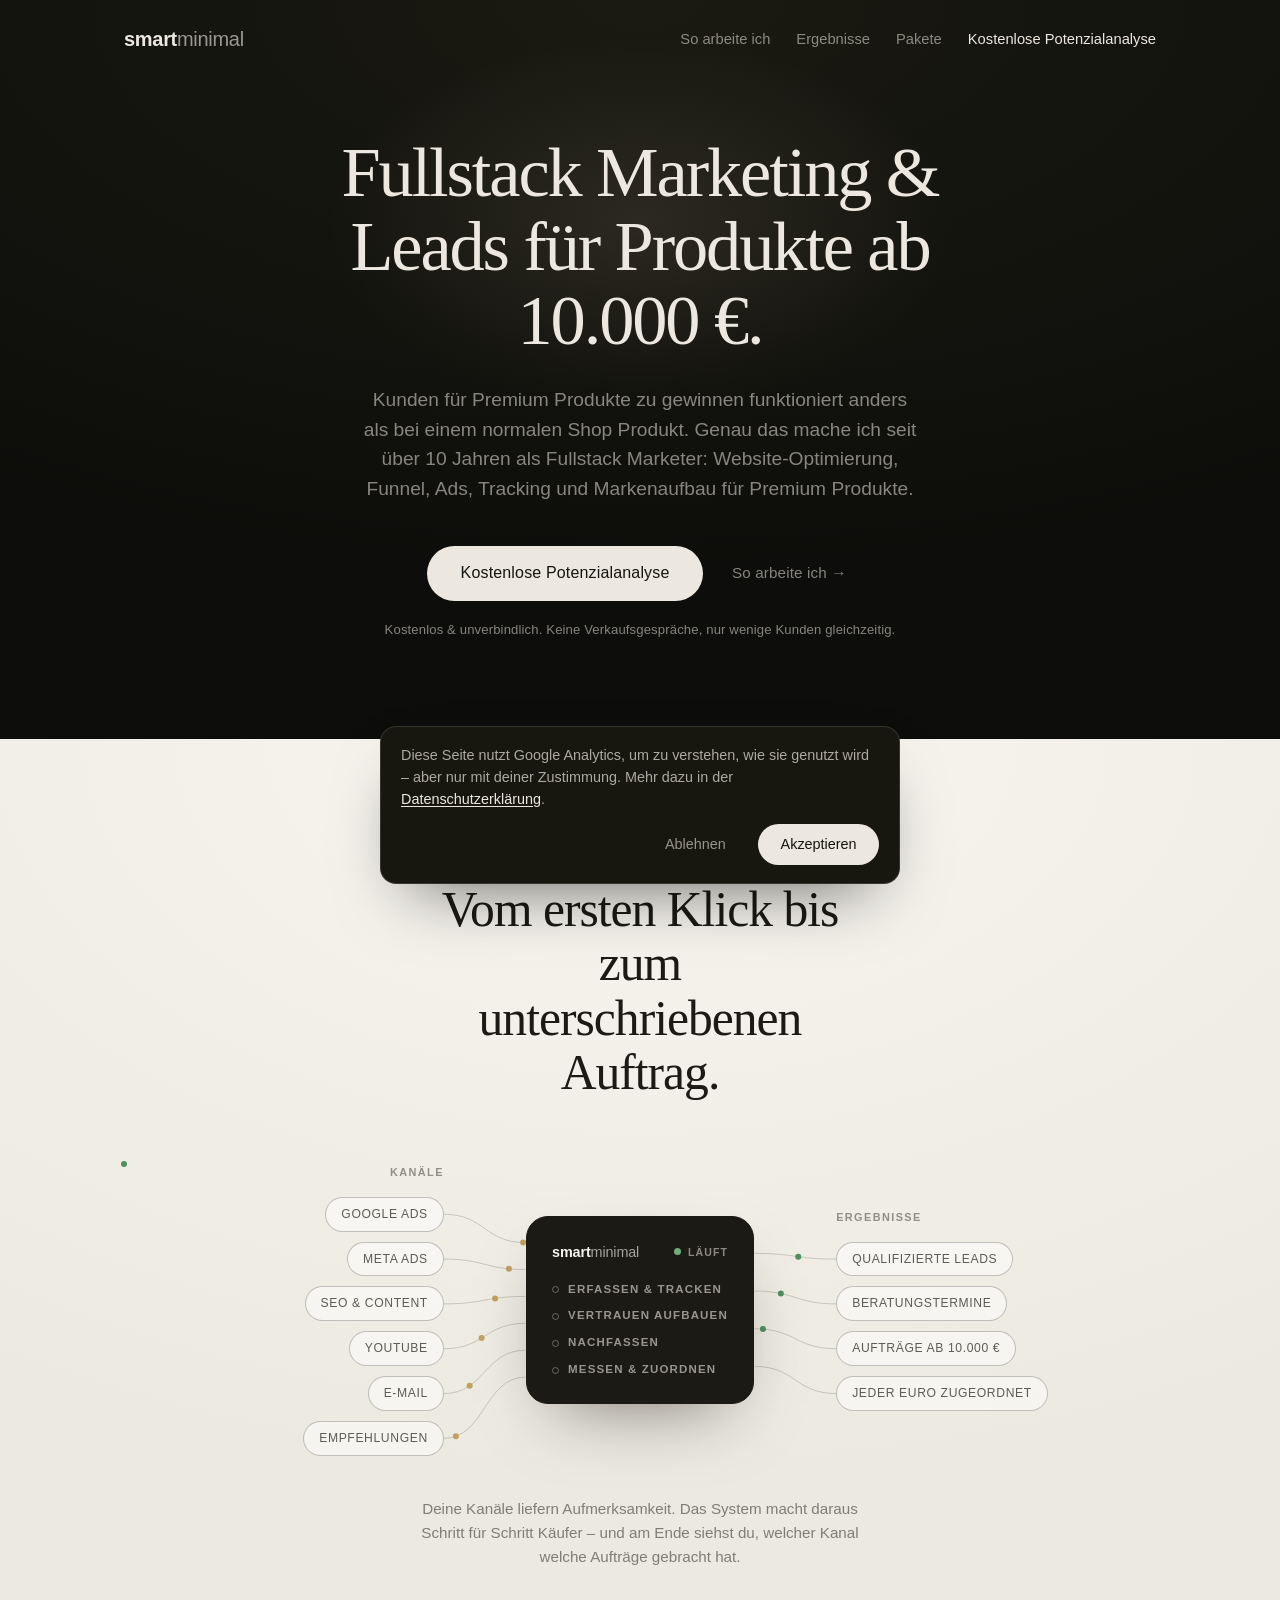
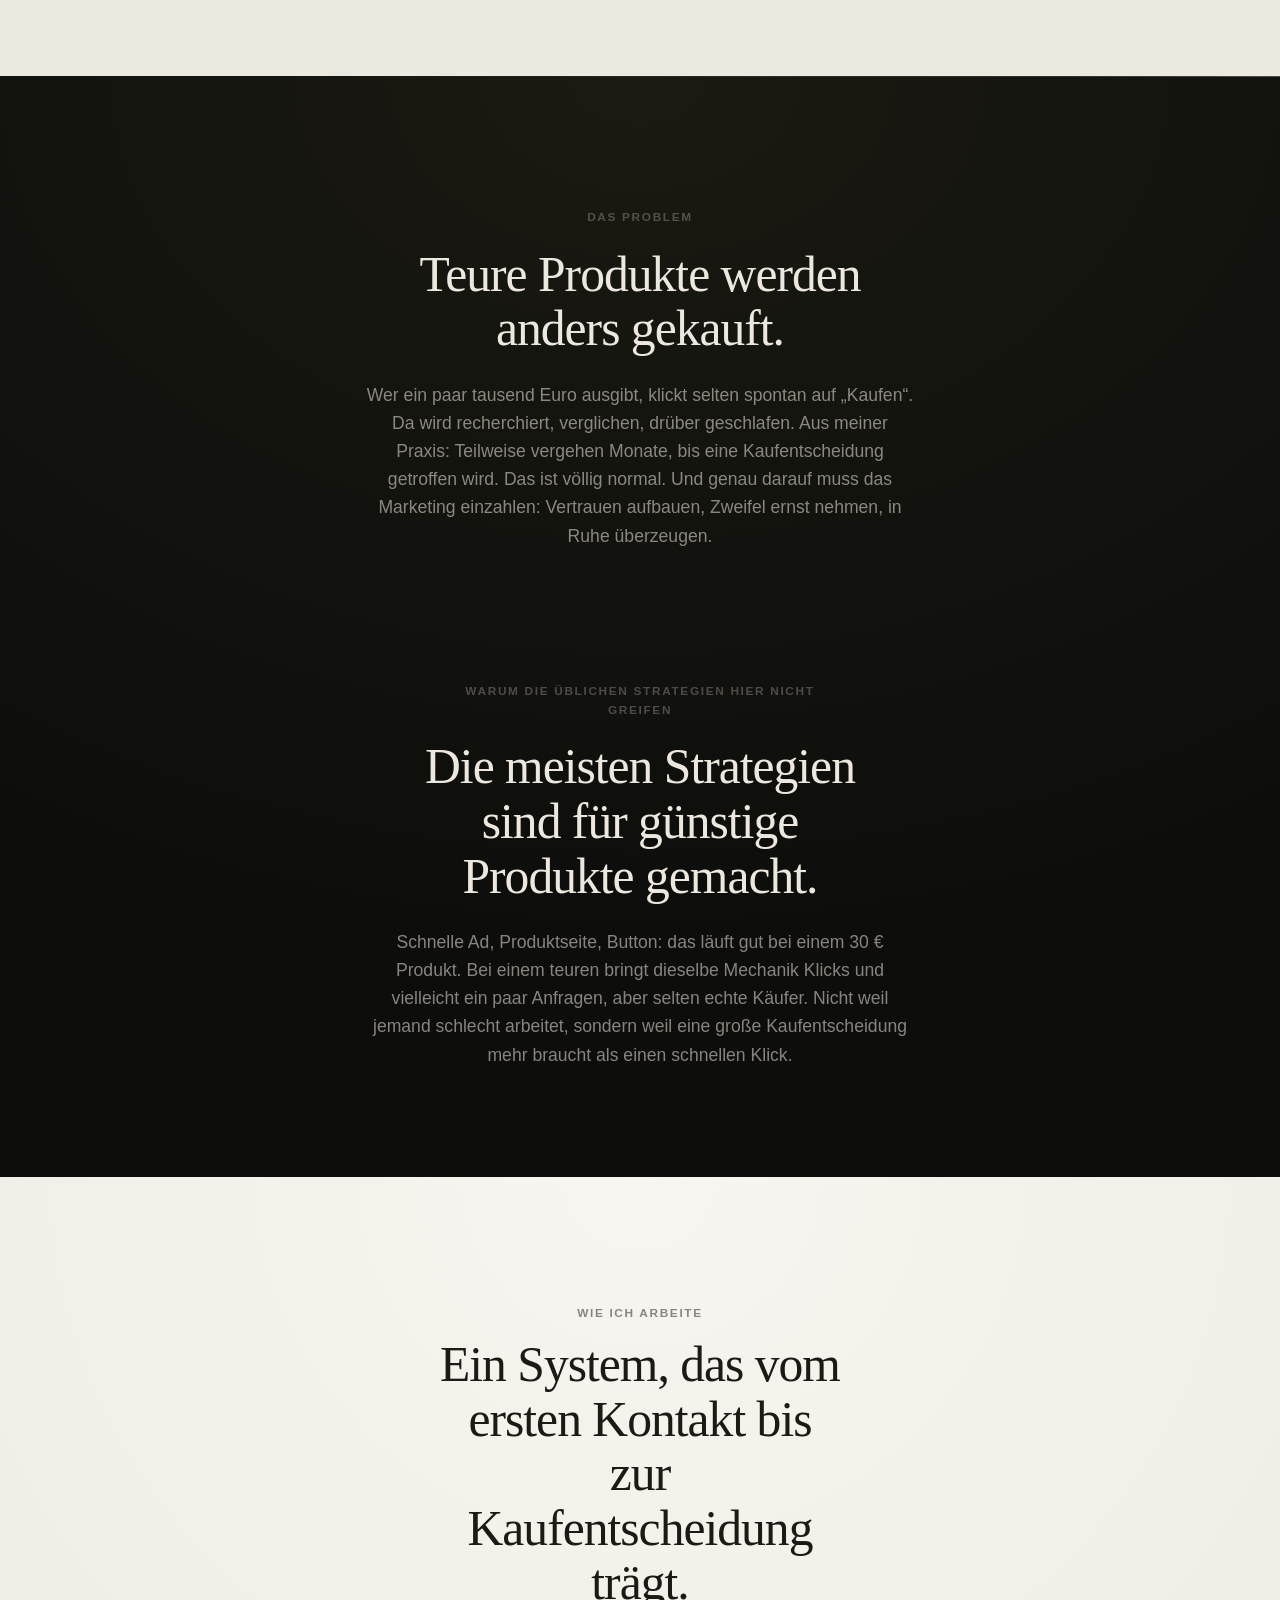
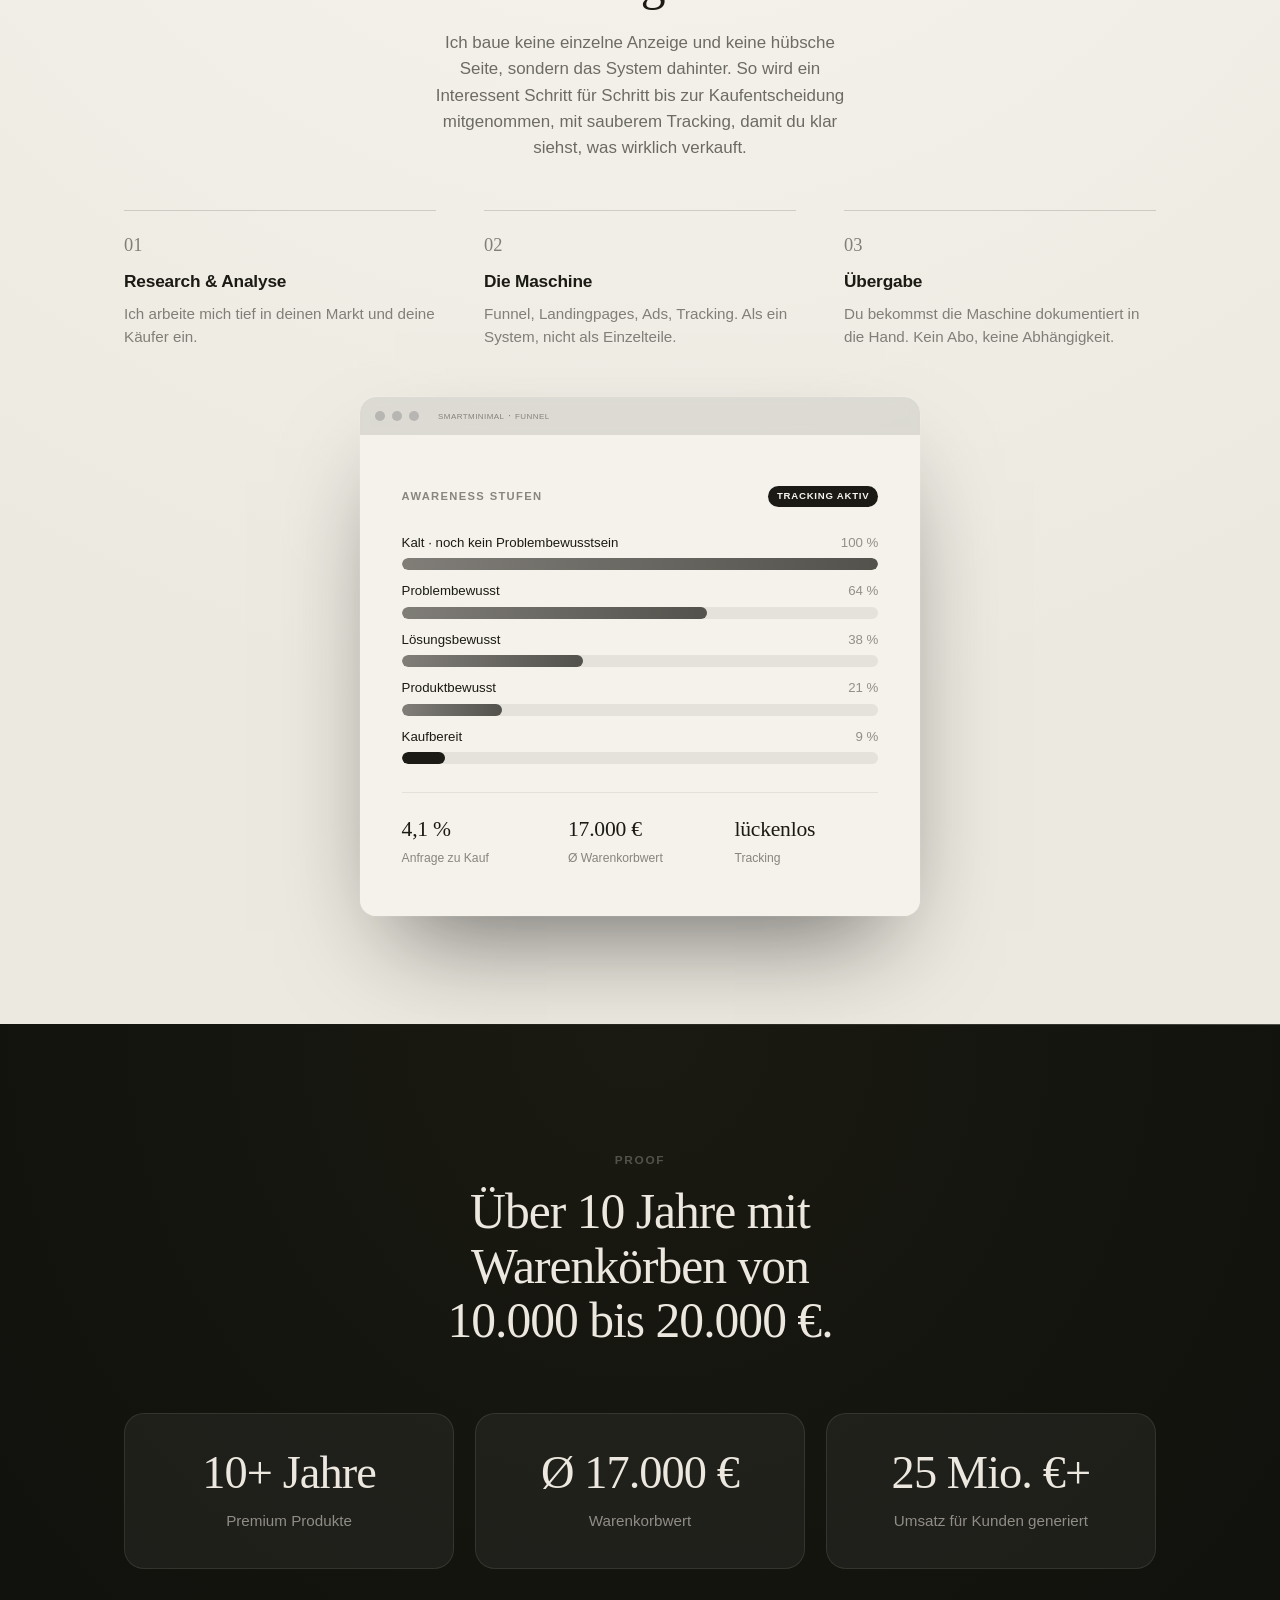
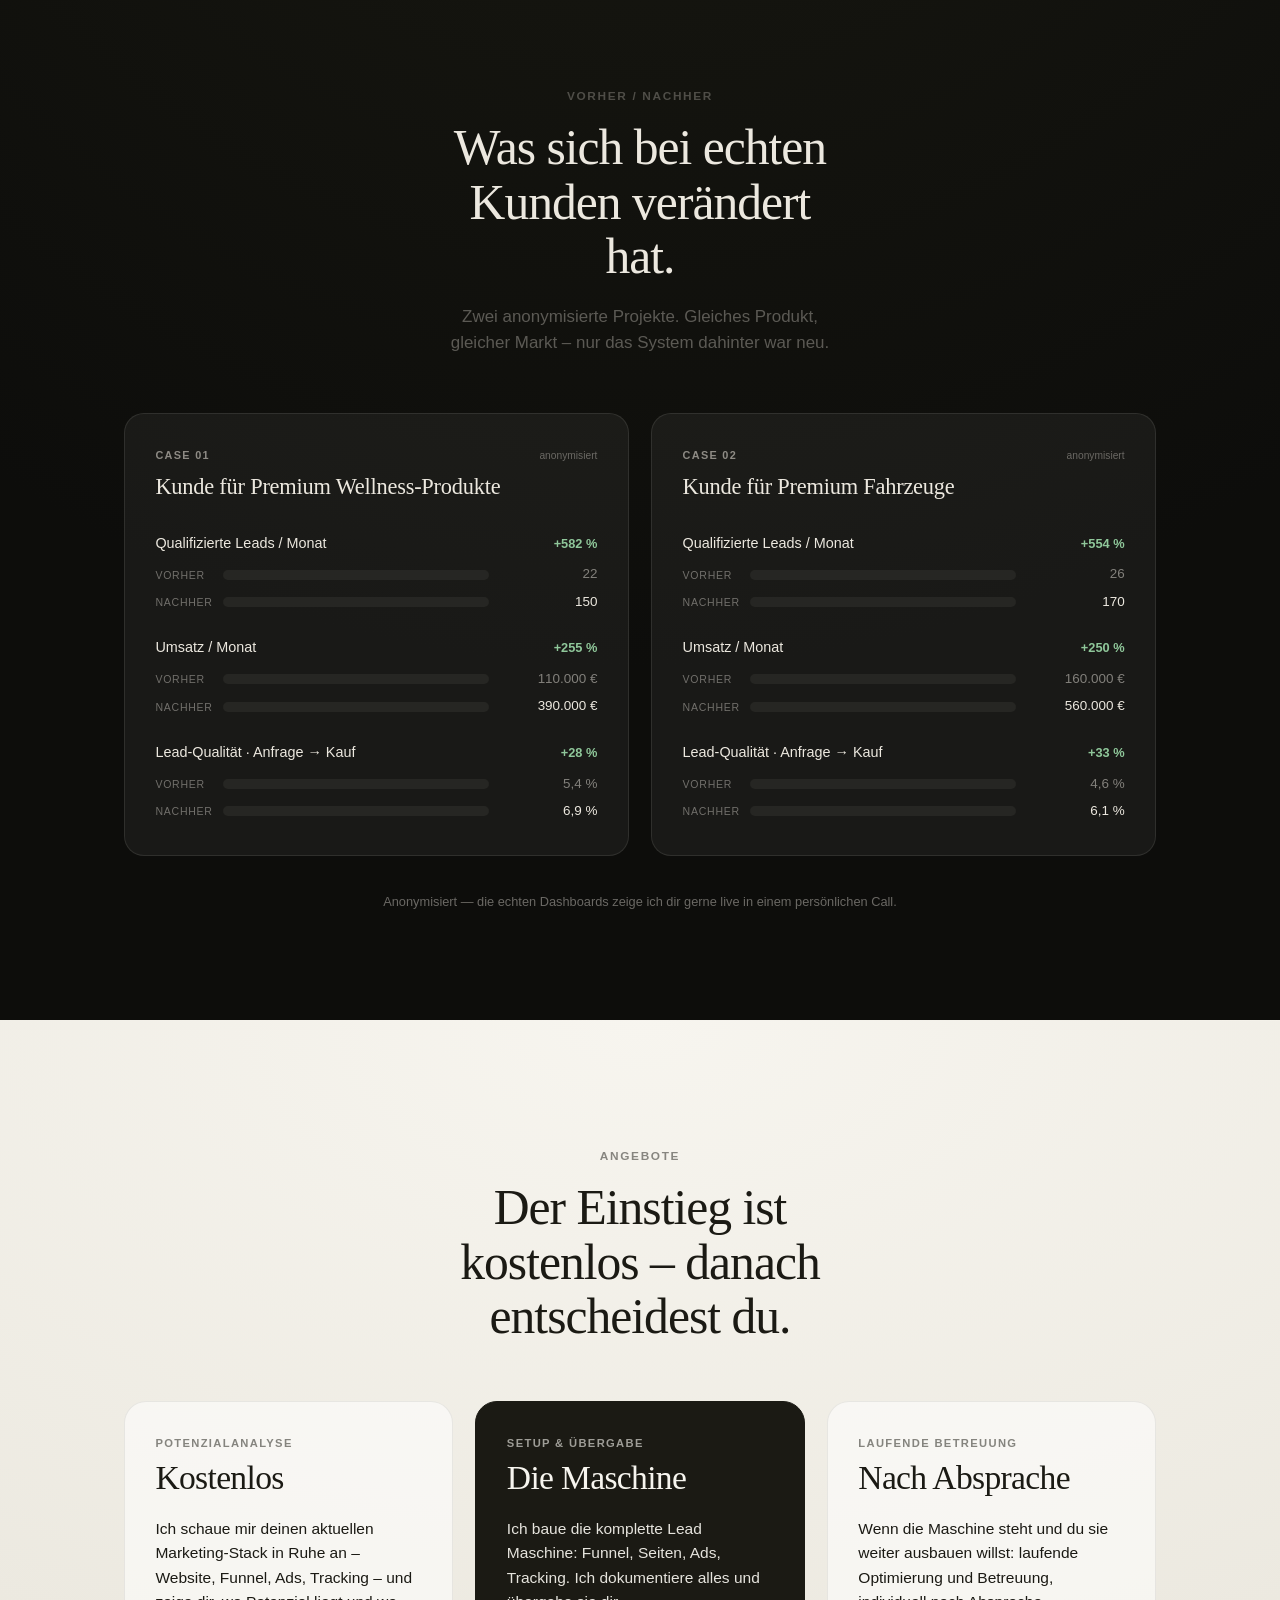
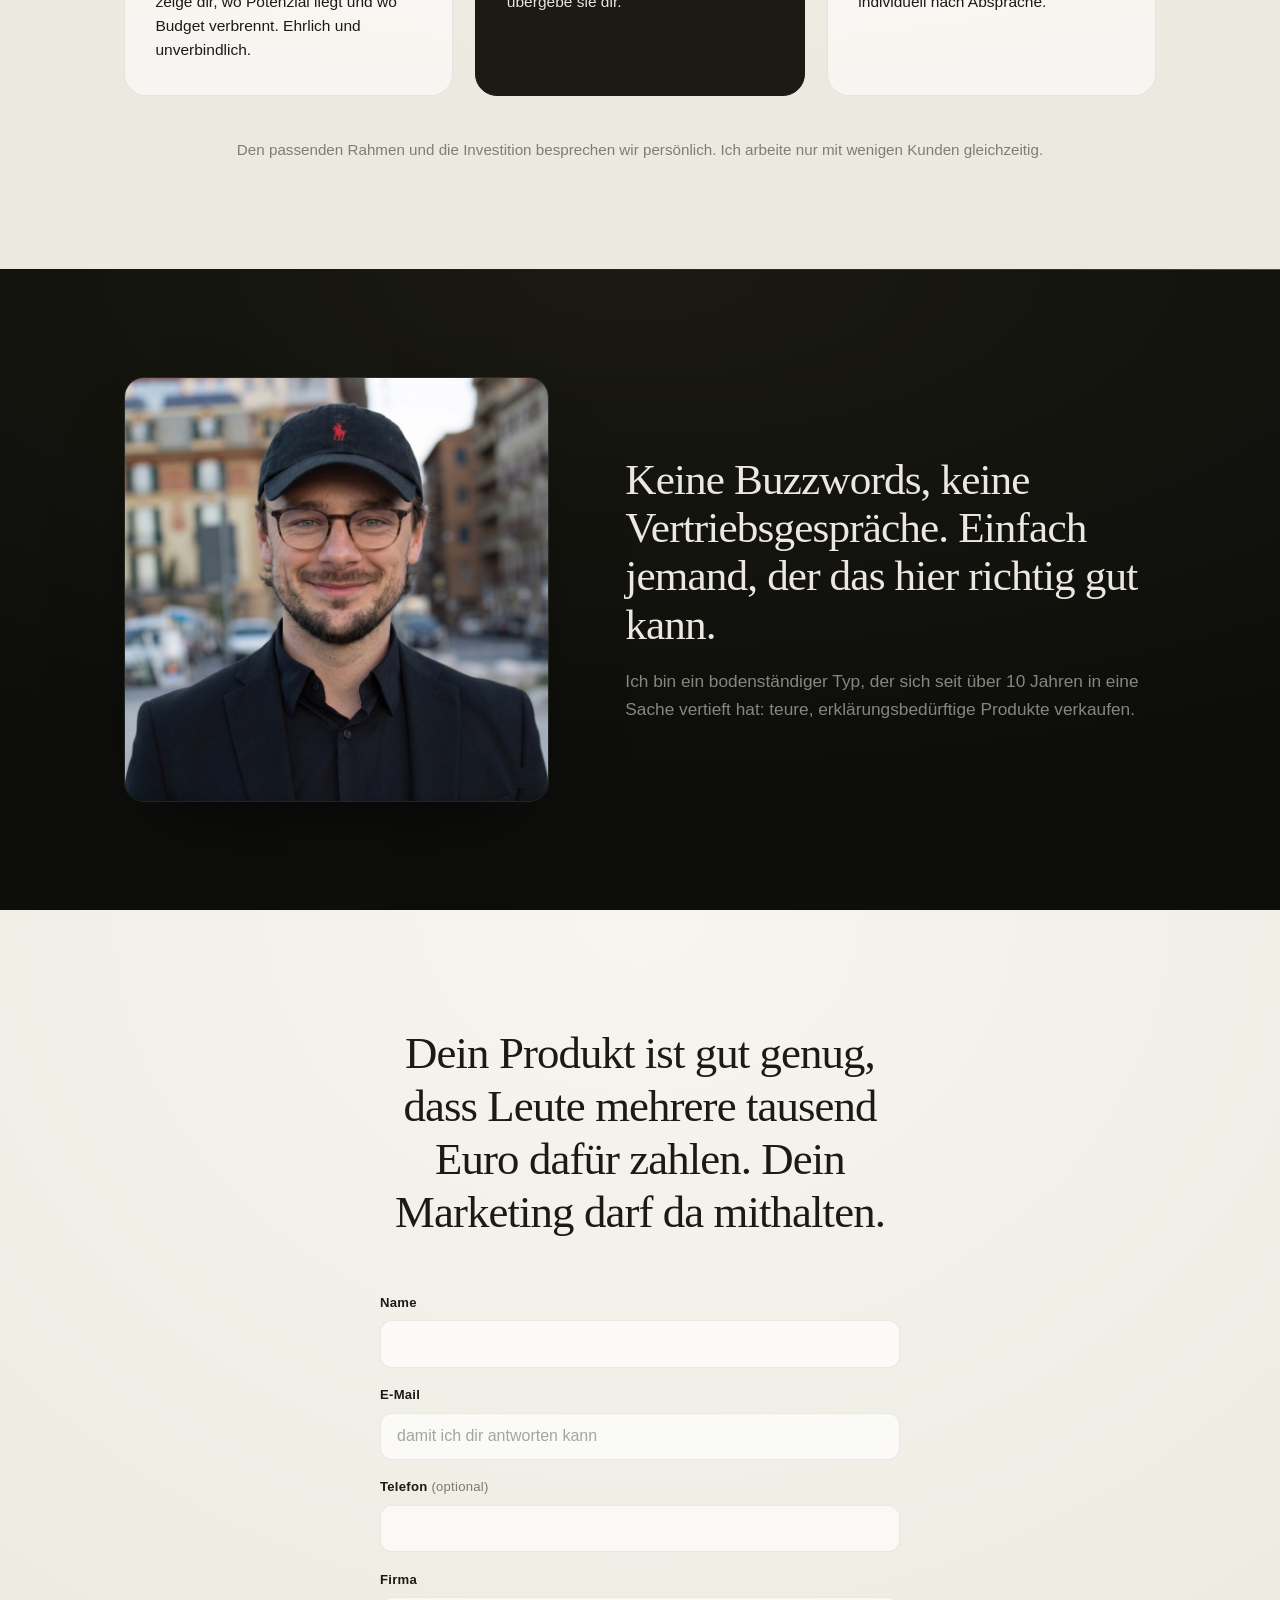
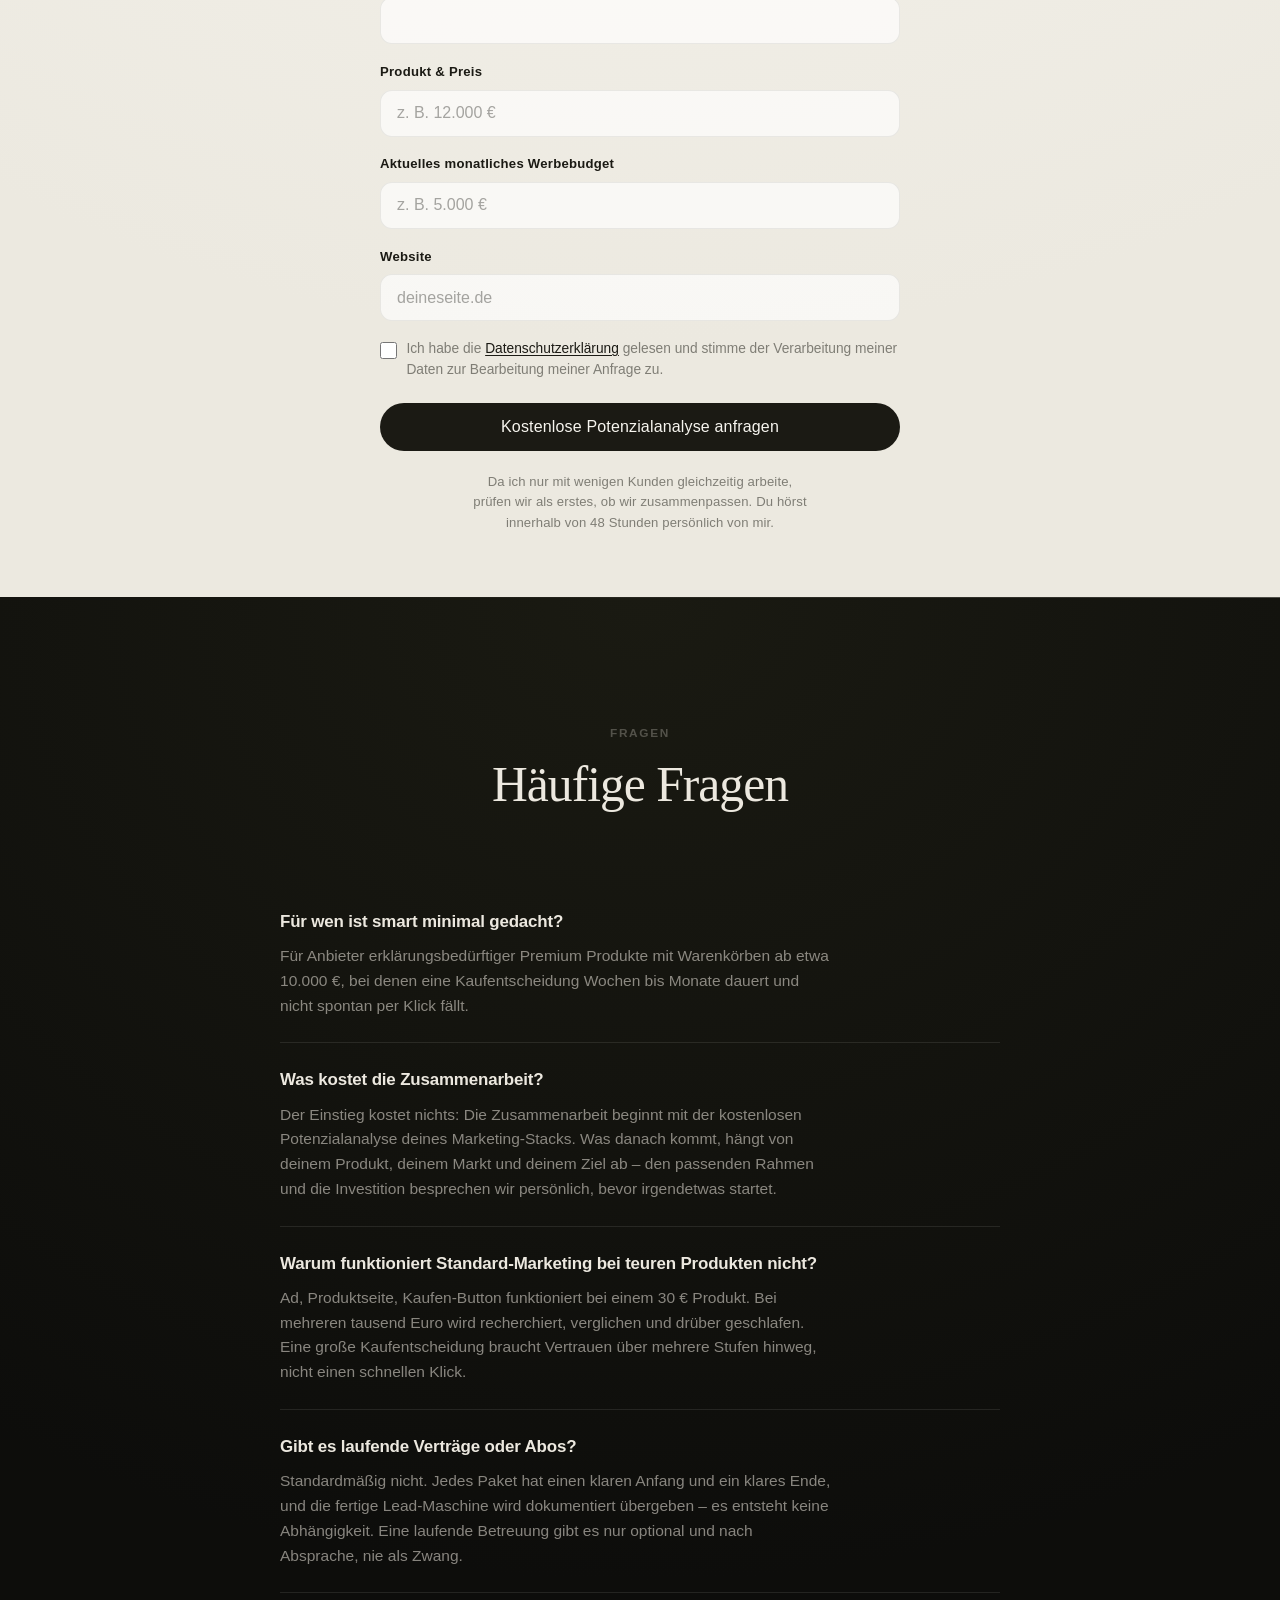
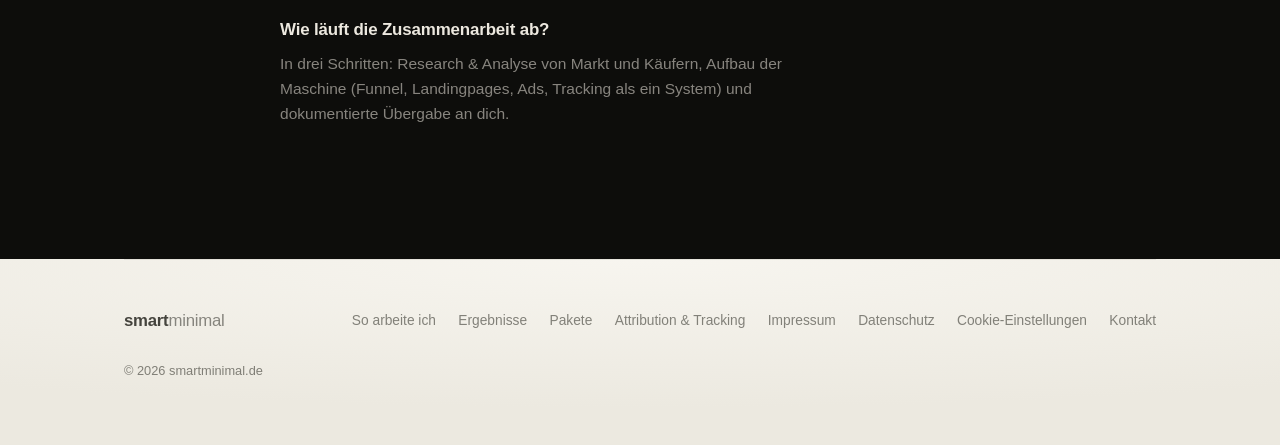
<file: index.html>
<!DOCTYPE html>
<html lang="de">
  <head>
    <meta charset="UTF-8" />
    <meta name="viewport" content="width=device-width, initial-scale=1.0" />
    <title>smart minimal — Fullstack Marketing & Leads für Produkte ab 10.000 €</title>
    <meta
      name="description"
      content="Fullstack Marketing für Premium Produkte: Funnel, Ads, Tracking und Markenaufbau als ein System statt als Einzelteile. Seit über 10 Jahren auf Premium Produkte spezialisiert. Wenige Kunden, kein Anzug, keine Buzzwords."
    />
    <meta name="theme-color" content="#0d0d0b" />
    <meta name="author" content="Sergej Markwart" />
    <meta name="robots" content="index, follow, max-image-preview:large" />

    <meta property="og:type" content="website" />
    <meta property="og:site_name" content="smart minimal" />
    <meta property="og:locale" content="de_DE" />
    <meta property="og:title" content="smart minimal — Fullstack Marketing & Leads für Produkte ab 10.000 €" />
    <meta
      property="og:description"
      content="Premium Produkte verkaufen sich anders. Funnel, Ads, Tracking und Markenaufbau als ein System. Seit über 10 Jahren auf Premium Produkte spezialisiert."
    />
    <meta property="og:url" content="https://smartminimal.de/" />
    <meta property="og:image" content="https://smartminimal.de/assets/og.png" />
    <meta property="og:image:width" content="1200" />
    <meta property="og:image:height" content="630" />
    <meta property="og:image:alt" content="smart minimal — Fullstack Marketing & Leads für Produkte ab 10.000 €" />
    <meta name="twitter:card" content="summary_large_image" />
    <meta name="twitter:title" content="smart minimal — Fullstack Marketing & Leads für Produkte ab 10.000 €" />
    <meta name="twitter:description" content="Funnel, Ads, Tracking und Markenaufbau als ein System. Seit über 10 Jahren auf Premium Produkte spezialisiert." />
    <meta name="twitter:image" content="https://smartminimal.de/assets/og.png" />

    <link rel="canonical" href="https://smartminimal.de/" />

    <link rel="icon" href="/assets/favicon.svg" type="image/svg+xml" />
    <link rel="icon" href="/assets/favicon-32.png" sizes="32x32" type="image/png" />
    <link rel="apple-touch-icon" href="/assets/apple-touch-icon.png" />
    <link rel="manifest" href="/site.webmanifest" />

    <style>
      :root {
        --sans: -apple-system, "SF Pro Text", "Segoe UI", Roboto, Helvetica,
          Arial, sans-serif;
        --serif: "New York", "Iowan Old Style", "Palatino Linotype", Palatino,
          Georgia, ui-serif, serif;

        /* paper band */
        --p-ink: #1b1a14;
        --p-muted: rgba(27, 26, 20, 0.52);
        --p-line: rgba(27, 26, 20, 0.08);
        --p-card: rgba(255, 255, 255, 0.55);
        --p-bgc: #f7f5ef;

        /* dark band */
        --d-fg: #ece8df;
        --d-muted: rgba(236, 232, 223, 0.55);
        --d-line: rgba(236, 232, 223, 0.1);
        --d-card: rgba(255, 255, 255, 0.05);
        --d-bgc: #17170f;
      }

      * { box-sizing: border-box; margin: 0; padding: 0; }
      html { scroll-behavior: smooth; overflow-x: clip; }
      body {
        background: #0d0d0b;
        font-family: var(--sans);
        -webkit-font-smoothing: antialiased;
        text-rendering: optimizeLegibility;
        line-height: 1.55;
        overflow-x: hidden;
      }

      .inner { max-width: 1080px; margin: 0 auto; padding: 0 24px; width: 100%; }

      /* ---------- Bands ---------- */
      .band { position: relative; }
      .band.dark {
        background: radial-gradient(120% 100% at 50% 0%, #1a1a12 0%, #0d0d0b 78%);
        color: var(--d-fg);
      }
      .band.paper {
        background: radial-gradient(120% 100% at 50% 0%, #f7f5ef 0%, #ece9e0 80%);
        color: var(--p-ink);
      }

      /* ---------- Logo wordmark ---------- */
      .logo {
        font-family: var(--sans);
        font-weight: 600;
        letter-spacing: -0.015em;
        user-select: none;
        text-decoration: none;
        color: inherit;
        display: inline-block;
      }
      .logo .soft { font-weight: 500; opacity: 0.62; }

      /* ---------- Nav ---------- */
      .nav {
        display: flex;
        align-items: center;
        justify-content: space-between;
        padding: 24px 0 0;
      }
      .nav .logo { font-size: 1.25rem; }
      .nav-links { display: flex; align-items: center; gap: 26px; font-size: 0.92rem; }
      .nav-links a { color: var(--d-muted); text-decoration: none; transition: color 0.2s ease; }
      .nav-links a:hover { color: var(--d-fg); }
      .nav-links a.nav-cta { color: var(--d-fg); font-weight: 500; }
      @media (max-width: 600px) { .nav-links .nav-text { display: none; } }

      /* ---------- Buttons ---------- */
      .btn {
        font-family: var(--sans);
        cursor: pointer;
        border: none;
        text-decoration: none;
        display: inline-flex;
        align-items: center;
        gap: 0.5rem;
        transition: transform 0.18s ease, opacity 0.2s ease;
        font-size: 1rem;
        font-weight: 500;
        letter-spacing: 0.01em;
        padding: 0.95rem 2.1rem;
        border-radius: 999px;
      }
      .btn:hover { transform: translateY(-1px); }
      .btn:active { transform: translateY(0); opacity: 0.9; }
      .btn-light { background: #ece8df; color: #141410; }
      .btn-dark { background: #1b1a14; color: #f7f5ef; }
      .btn-ghost {
        background: none;
        padding: 0.5rem 0.4rem;
        font-size: 0.95rem;
      }
      .ghost-on-dark { color: var(--d-muted); }
      .ghost-on-dark:hover { color: var(--d-fg); }
      .ghost-on-paper { color: var(--p-muted); }
      .ghost-on-paper:hover { color: var(--p-ink); }

      /* ---------- Hero ---------- */
      .hero { text-align: center; padding: 9vh 0 11vh; }
      .hero h1 {
        font-family: var(--serif);
        font-weight: 500;
        font-size: clamp(2.4rem, 6.4vw, 4.4rem);
        line-height: 1.05;
        letter-spacing: -0.03em;
        max-width: 18ch;
        margin: 0 auto;
      }
      .hero .lede {
        margin: 1.7rem auto 0;
        max-width: 52ch;
        font-size: clamp(1.05rem, 2.3vw, 1.2rem);
        color: var(--d-muted);
      }
      .cta-row {
        margin-top: 2.6rem;
        display: flex;
        align-items: center;
        justify-content: center;
        gap: 1.4rem;
        flex-wrap: wrap;
      }
      .cta-note { margin-top: 1.2rem; font-size: 0.82rem; color: var(--d-muted); letter-spacing: 0.01em; }
      .hero-mock { margin-top: 6vh; padding-bottom: 1px; display: flex; justify-content: center; }

      /* ---------- Browser window mock ---------- */
      .win {
        width: min(100%, 560px);
        border-radius: 16px;
        overflow: hidden;
        box-shadow: 0 50px 100px -35px rgba(0, 0, 0, 0.55);
      }
      .win-bar {
        height: 38px;
        display: flex;
        align-items: center;
        gap: 7px;
        padding: 0 15px;
        background: rgba(127, 127, 127, 0.16);
        backdrop-filter: blur(4px);
      }
      .win-bar i { width: 10px; height: 10px; border-radius: 50%; background: rgba(127, 127, 127, 0.4); }
      .win-url { margin-left: 12px; font-size: 11px; opacity: 0.45; font-variant: small-caps; letter-spacing: 0.04em; }

      .screen { padding: clamp(2rem, 5vw, 3.2rem) clamp(1.4rem, 4vw, 2.6rem) clamp(2rem, 4vw, 3rem); text-align: left; }
      .screen.light { background: #f4f2ea; color: #1b1a14; }
      .screen.dark { background: #141410; color: #ece8df; }

      /* ---------- System roadmap (hero mock) ---------- */
      .sys-head { display: flex; align-items: center; justify-content: space-between; margin-bottom: 1.7rem; }
      .sys-head .s-logo { font-size: 0.92rem; font-weight: 600; letter-spacing: -0.01em; opacity: 0.55; }
      .live { display: inline-flex; align-items: center; gap: 7px; font-size: 0.66rem; font-weight: 600; letter-spacing: 0.1em; text-transform: uppercase; color: rgba(236, 232, 223, 0.55); }
      .live .d { width: 7px; height: 7px; border-radius: 50%; background: #6fae7a; animation: pulse 2.6s ease-out infinite; }
      @keyframes pulse {
        0% { box-shadow: 0 0 0 0 rgba(111, 174, 122, 0.5); }
        70% { box-shadow: 0 0 0 7px rgba(111, 174, 122, 0); }
        100% { box-shadow: 0 0 0 0 rgba(111, 174, 122, 0); }
      }
      .road { display: flex; flex-direction: column; }
      .r-item { display: flex; gap: 15px; }
      .r-rail { display: flex; flex-direction: column; align-items: center; }
      .r-dot {
        width: 30px; height: 30px; border-radius: 50%; flex-shrink: 0;
        border: 1.5px solid rgba(236, 232, 223, 0.32);
        display: flex; align-items: center; justify-content: center;
        font-family: var(--serif); font-size: 0.82rem; color: rgba(236, 232, 223, 0.7);
      }
      .r-line { width: 1.5px; flex: 1; min-height: 15px; background: rgba(236, 232, 223, 0.15); margin: 3px 0; }
      .r-body { padding-bottom: 17px; }
      .r-item:last-child .r-body { padding-bottom: 0; }
      .r-title { font-size: 0.97rem; font-weight: 600; letter-spacing: -0.01em; }
      .r-sub { font-size: 0.82rem; color: rgba(236, 232, 223, 0.5); margin-top: 2px; }
      .r-item.done .r-dot { background: #ece8df; color: #141410; border-color: #ece8df; }
      .r-item.current .r-dot { border-color: #ece8df; color: #ece8df; box-shadow: 0 0 0 4px rgba(236, 232, 223, 0.1); }

      /* ---------- Funnel chart mock (section 4, light) ---------- */
      #how { padding-bottom: 12vh; }
      .mock-center { margin: 3rem auto 0; display: flex; justify-content: center; }
      .fchart-head { display: flex; align-items: center; justify-content: space-between; margin-bottom: 1.6rem; }
      .fchart-head .t { font-size: 0.7rem; font-weight: 600; text-transform: uppercase; letter-spacing: 0.12em; color: rgba(27, 26, 20, 0.5); }
      .tag-live { font-size: 0.6rem; font-weight: 600; letter-spacing: 0.08em; text-transform: uppercase; padding: 3px 9px; border-radius: 999px; background: #1b1a14; color: #f7f5ef; }
      .fbars { display: flex; flex-direction: column; gap: 11px; }
      .fbar .lab { display: flex; justify-content: space-between; align-items: baseline; gap: 12px; font-size: 0.83rem; margin-bottom: 5px; }
      .fbar .lab .k { color: #1b1a14; font-weight: 500; }
      .fbar .lab .v { color: rgba(27, 26, 20, 0.45); font-variant-numeric: tabular-nums; flex-shrink: 0; }
      .fbar .track { height: 12px; border-radius: 7px; background: rgba(27, 26, 20, 0.07); overflow: hidden; }
      .fbar .fill { height: 100%; border-radius: 7px; background: linear-gradient(90deg, rgba(27, 26, 20, 0.5), rgba(27, 26, 20, 0.72)); }
      .fbar.last .fill { background: #1b1a14; }
      .fchart-foot { display: flex; gap: 1.4rem; margin-top: 1.7rem; padding-top: 1.3rem; border-top: 1px solid rgba(27, 26, 20, 0.08); }
      .fchart-foot .stat { flex: 1; }
      .fchart-foot .stat .v { font-family: var(--serif); font-size: 1.35rem; font-weight: 500; letter-spacing: -0.01em; }
      .fchart-foot .stat .k { font-size: 0.76rem; color: rgba(27, 26, 20, 0.5); margin-top: 2px; }

      /* ---------- Portrait ---------- */
      .portrait {
        width: 100%; height: auto; aspect-ratio: 1 / 1; object-fit: cover; object-position: center;
        border-radius: 20px; border: 1px solid var(--d-line);
        box-shadow: 0 40px 80px -40px rgba(0, 0, 0, 0.65); display: block;
      }

      /* ---------- Statement sections ---------- */
      .statement { text-align: center; padding: 12vh 0; }
      .statement .sc-eyebrow { font-size: 0.74rem; font-weight: 600; text-transform: uppercase; letter-spacing: 0.14em; opacity: 0.5; margin-bottom: 1.3rem; }
      .statement h2 {
        font-family: var(--serif);
        font-weight: 500;
        font-size: clamp(2rem, 5vw, 3.1rem);
        letter-spacing: -0.02em;
        line-height: 1.1;
        max-width: 20ch;
        margin: 0 auto;
      }
      .statement p { margin: 1.5rem auto 0; max-width: 56ch; font-size: 1.1rem; line-height: 1.6; }
      .band.dark .statement p { color: var(--d-muted); }
      .band.paper .statement p { color: var(--p-muted); }

      /* ---------- Section heads ---------- */
      .section-head { text-align: center; max-width: 46ch; margin: 0 auto; padding-top: 12vh; }
      .section-head .sc-eyebrow { font-size: 0.74rem; font-weight: 600; text-transform: uppercase; letter-spacing: 0.14em; opacity: 0.5; margin-bottom: 1rem; }
      .section-head h2 { font-family: var(--serif); font-weight: 500; font-size: clamp(2rem, 5vw, 3.1rem); letter-spacing: -0.02em; line-height: 1.1; }
      .section-head p { margin: 1.2rem auto 0; max-width: 54ch; opacity: 0.62; font-size: 1.06rem; }
      .band.dark .section-head p { color: var(--d-muted); }

      /* ---------- Steps (how I work) ---------- */
      .steps { display: grid; grid-template-columns: repeat(3, 1fr); column-gap: clamp(1.6rem, 4vw, 3rem); padding: 3rem 0 0; }
      @media (max-width: 760px) { .steps { grid-template-columns: 1fr; row-gap: 1.8rem; } }
      .step { padding-top: 1.3rem; border-top: 1px solid rgba(27, 26, 20, 0.16); }
      .step .num { font-family: var(--serif); font-size: 1.15rem; font-weight: 500; color: var(--p-muted); font-variant-numeric: tabular-nums; }
      .step h3 { margin-top: 0.5rem; font-size: 1.08rem; font-weight: 600; letter-spacing: -0.01em; }
      .step p { margin-top: 0.45rem; color: var(--p-muted); font-size: 0.95rem; }

      /* ---------- Proof (stat cards) ---------- */
      .proof { padding-bottom: 12vh; }
      .stats { display: grid; grid-template-columns: repeat(3, 1fr); gap: 1.3rem; padding: 4rem 0 0; }
      @media (max-width: 760px) { .stats { grid-template-columns: 1fr; } }
      .stat-card { border: 1px solid var(--d-line); background: var(--d-card); border-radius: 20px; padding: 2.2rem 1.9rem; text-align: center; }
      .stat-card .v { font-family: var(--serif); font-weight: 500; font-size: clamp(2.2rem, 5vw, 2.9rem); letter-spacing: -0.02em; line-height: 1.05; }
      .stat-card .k { margin-top: 0.7rem; font-size: 0.95rem; color: var(--d-muted); }

      /* ---------- Offers (plan cards) ---------- */
      .pricing { padding: 0 0 12vh; }
      .plans { display: grid; grid-template-columns: repeat(3, 1fr); gap: 1.4rem; margin: 3.5rem auto 0; }
      @media (max-width: 820px) { .plans { grid-template-columns: 1fr; max-width: 460px; } }
      .plan { border: 1px solid var(--p-line); background: var(--p-card); border-radius: 22px; padding: 2.1rem 1.9rem; display: flex; flex-direction: column; }
      .plan.pro { background: #1b1a14; color: #f7f5ef; border-color: #1b1a14; }
      .plan .plan-name { font-size: 0.7rem; font-weight: 600; text-transform: uppercase; letter-spacing: 0.12em; color: var(--p-muted); }
      .plan.pro .plan-name { color: rgba(247, 245, 239, 0.6); }
      .plan .price { font-family: var(--serif); font-weight: 500; font-size: 2.1rem; letter-spacing: -0.02em; margin-top: 0.55rem; line-height: 1; }
      .plan .price small { font-family: var(--sans); font-size: 0.8rem; font-weight: 400; color: var(--p-muted); }
      .plan.pro .price small { color: rgba(247, 245, 239, 0.55); }
      .plan .plan-body { margin-top: 1.4rem; font-size: 0.97rem; line-height: 1.55; color: var(--p-ink); }
      .plan.pro .plan-body { color: rgba(247, 245, 239, 0.92); }
      .plan-spacer { flex: 1; }
      .offer-foot { text-align: center; margin-top: 2.6rem; font-size: 0.95rem; color: var(--p-muted); }

      /* ---------- Case studies (vorher / nachher) ---------- */
      .cases { display: grid; grid-template-columns: repeat(2, 1fr); gap: 1.4rem; margin-top: 3.5rem; }
      @media (max-width: 820px) { .cases { grid-template-columns: 1fr; } }
      .case-card { border: 1px solid var(--d-line); background: var(--d-card); border-radius: 20px; padding: 2.1rem 1.9rem; }
      .case-top { display: flex; align-items: center; justify-content: space-between; gap: 1rem; margin-bottom: 0.35rem; }
      .case-tag { font-size: 0.68rem; font-weight: 600; text-transform: uppercase; letter-spacing: 0.12em; color: var(--d-muted); }
      .case-anon { font-size: 0.64rem; color: rgba(236, 232, 223, 0.38); white-space: nowrap; }
      .case-title { font-family: var(--serif); font-weight: 500; font-size: 1.4rem; letter-spacing: -0.01em; margin-bottom: 1.7rem; }
      .metric { margin-top: 1.5rem; }
      .metric:first-of-type { margin-top: 0; }
      .metric-head { display: flex; align-items: baseline; justify-content: space-between; gap: 1rem; margin-bottom: 0.65rem; }
      .metric-name { font-size: 0.9rem; font-weight: 500; color: var(--d-fg); }
      .uplift { font-size: 0.8rem; font-weight: 600; color: #8fc79a; font-variant-numeric: tabular-nums; flex-shrink: 0; }
      .ba-row { display: flex; align-items: center; gap: 0.8rem; margin-bottom: 0.4rem; }
      .ba-row:last-child { margin-bottom: 0; }
      .ba-lab { width: 3.4rem; flex-shrink: 0; font-size: 0.66rem; text-transform: uppercase; letter-spacing: 0.07em; color: rgba(236, 232, 223, 0.42); }
      .ba-track { flex: 1; height: 10px; border-radius: 6px; background: rgba(236, 232, 223, 0.06); overflow: hidden; }
      .ba-fill { height: 100%; border-radius: 6px; }
      .ba-fill.before { background: rgba(236, 232, 223, 0.26); }
      .ba-fill.after { background: linear-gradient(90deg, #6fae7a, #9fd0a8); }
      .ba-val { width: 6rem; flex-shrink: 0; text-align: right; font-size: 0.84rem; font-variant-numeric: tabular-nums; color: var(--d-fg); }
      .ba-row.is-before .ba-val { color: rgba(236, 232, 223, 0.5); }
      .cases-note { text-align: center; margin-top: 2.2rem; font-size: 0.8rem; color: rgba(236, 232, 223, 0.42); }

      /* ---------- FAQ ---------- */
      .faq { max-width: 720px; margin: 4.5rem auto 0; }
      .faq-item { padding: 1.5rem 0; border-top: 1px solid rgba(27, 26, 20, 0.14); }
      .faq-item:first-child { border-top: none; }
      .faq-item h3 { font-size: 1.06rem; font-weight: 600; letter-spacing: -0.01em; color: var(--p-ink); }
      .faq-item p { margin-top: 0.55rem; color: var(--p-muted); font-size: 0.97rem; line-height: 1.6; max-width: 64ch; }
      .band.dark .faq-item { border-top-color: var(--d-line); }
      .band.dark .faq-item h3 { color: var(--d-fg); }
      .band.dark .faq-item p { color: var(--d-muted); }

      /* ---------- Who I am ---------- */
      .who { display: grid; grid-template-columns: 0.8fr 1fr; gap: clamp(2rem, 6vw, 5rem); align-items: center; padding: 12vh 0; }
      @media (max-width: 820px) { .who { grid-template-columns: 1fr; text-align: center; } .portrait { max-width: 360px; margin: 0 auto; } }
      .who h2 { font-family: var(--serif); font-weight: 500; font-size: clamp(1.9rem, 4.4vw, 2.7rem); line-height: 1.12; letter-spacing: -0.02em; }
      .who p { margin-top: 1.2rem; font-size: 1.08rem; line-height: 1.6; color: var(--d-muted); }

      /* ---------- Close + form ---------- */
      .closing { text-align: center; padding: 13vh 0 4rem; }
      .closing h2 {
        font-family: var(--serif); font-weight: 500;
        font-size: clamp(1.9rem, 4.8vw, 2.8rem);
        letter-spacing: -0.02em; line-height: 1.18;
        max-width: 24ch; margin: 0 auto;
      }
      .form-wrap { max-width: 520px; margin: 3.4rem auto 0; text-align: left; }
      .field { margin-bottom: 1.1rem; }
      .field label { display: block; font-size: 0.82rem; font-weight: 600; letter-spacing: 0.02em; color: var(--p-ink); margin-bottom: 0.45rem; }
      .field input {
        width: 100%; font-family: var(--sans); font-size: 1rem; color: var(--p-ink);
        background: rgba(255, 255, 255, 0.65);
        border: 1px solid var(--p-line); border-radius: 12px;
        padding: 0.85rem 1rem; transition: border-color 0.2s ease;
      }
      .field input::placeholder { color: rgba(27, 26, 20, 0.38); }
      .field input:focus { outline: none; border-color: rgba(27, 26, 20, 0.4); }
      .consent { margin: 0.3rem 0 1.4rem; }
      .consent label { display: flex; align-items: flex-start; gap: 0.6rem; font-size: 0.86rem; line-height: 1.5; color: var(--p-muted); cursor: pointer; }
      .consent input { margin-top: 0.18rem; width: 1.05rem; height: 1.05rem; flex-shrink: 0; accent-color: #1b1a14; cursor: pointer; }
      .consent a { color: var(--p-ink); text-underline-offset: 2px; }
      .form-submit { margin-top: 0.6rem; }
      .form-submit .btn { width: 100%; justify-content: center; }
      .closing .cta-note { color: var(--p-muted); margin-top: 1.3rem; max-width: 46ch; margin-left: auto; margin-right: auto; }

      /* ---------- Footer ---------- */
      footer { border-top: 1px solid var(--p-line); padding: 3rem 0 4rem; }
      .foot-row { display: flex; align-items: center; justify-content: space-between; flex-wrap: wrap; gap: 1rem; }
      .foot-row .logo { font-size: 1.05rem; opacity: 0.8; }
      .foot-links { display: flex; gap: 1.4rem; flex-wrap: wrap; font-size: 0.86rem; }
      .foot-links a { color: var(--p-muted); text-decoration: none; transition: color 0.2s ease; }
      .foot-links a:hover { color: var(--p-ink); }
      .copyright { margin-top: 1.7rem; font-size: 0.8rem; color: var(--p-muted); }

      /* ---------- Motion & Glanz ---------- */
      .reveal {
        opacity: 0;
        transform: translateY(22px);
        transition: opacity 0.8s ease, transform 0.8s cubic-bezier(0.16, 1, 0.3, 1);
      }
      .reveal.in { opacity: 1; transform: none; }
      .steps .step:nth-child(2), .stats .stat-card:nth-child(2), .plans .plan:nth-child(2),
      .cases .case-card:nth-child(2), .who .who-copy { transition-delay: 0.12s; }
      .steps .step:nth-child(3), .stats .stat-card:nth-child(3), .plans .plan:nth-child(3) { transition-delay: 0.24s; }

      /* sanfter Lade-Einstieg im Hero */
      @keyframes rise { from { opacity: 0; transform: translateY(16px); } to { opacity: 1; transform: none; } }
      .hero h1, .hero .lede, .hero .cta-row, .hero .cta-note, .hero-mock {
        animation: rise 0.9s cubic-bezier(0.16, 1, 0.3, 1) both;
      }
      .hero .lede { animation-delay: 0.1s; }
      .hero .cta-row { animation-delay: 0.2s; }
      .hero .cta-note { animation-delay: 0.28s; }
      .hero-mock { animation-delay: 0.36s; }

      /* warm atmender Glow hinter dem Hero */
      .hero { position: relative; isolation: isolate; }
      .hero::before {
        content: "";
        position: absolute;
        z-index: -1;
        left: 50%;
        top: -14%;
        width: min(900px, 100vw);
        aspect-ratio: 1.7;
        transform: translateX(-50%);
        background: radial-gradient(50% 50% at 50% 50%, rgba(226, 205, 160, 0.11), transparent 70%);
        pointer-events: none;
        animation: breathe 9s ease-in-out infinite alternate;
      }
      @keyframes breathe {
        from { opacity: 0.55; transform: translateX(-50%) scale(1); }
        to { opacity: 1; transform: translateX(-50%) scale(1.12); }
      }

      /* glänzende Hairline an den Bandkanten */
      .band::after {
        content: "";
        position: absolute;
        top: 0; left: 0; right: 0;
        height: 1px;
        pointer-events: none;
        background: linear-gradient(90deg, transparent 10%, rgba(236, 232, 223, 0.25) 38%, rgba(255, 253, 245, 0.6) 50%, rgba(236, 232, 223, 0.25) 62%, transparent 90%);
        background-size: 220% 100%;
        opacity: 0.55;
        animation: seam 14s linear infinite;
      }
      .band:first-child::after { display: none; }
      @keyframes seam { from { background-position: 130% 0; } to { background-position: -130% 0; } }

      /* Mock-Fenster: feiner Lichtrand */
      .win {
        box-shadow:
          0 0 0 1px rgba(255, 255, 255, 0.07),
          inset 0 1px 0 rgba(255, 255, 255, 0.08),
          0 50px 100px -35px rgba(0, 0, 0, 0.55);
      }

      /* Balken wachsen beim Sichtbarwerden (JS setzt Startbreite 0) */
      .fbar .fill, .ba-fill { transition: width 1.1s cubic-bezier(0.22, 1, 0.36, 1); }

      .btn-light:hover { box-shadow: 0 8px 30px -8px rgba(236, 232, 223, 0.4); }
      .btn-dark:hover { box-shadow: 0 8px 30px -10px rgba(27, 26, 20, 0.45); }

      @media (prefers-reduced-motion: reduce) {
        html { scroll-behavior: auto; }
        .reveal { opacity: 1; transform: none; transition: none; }
        .hero h1, .hero .lede, .hero .cta-row, .hero .cta-note, .hero-mock { animation: none; }
        .hero::before, .band::after, .live .d { animation: none; }
        .fbar .fill, .ba-fill { transition: none; }
      }

      /* ---------- Fluss-Diagramm (Kanäle → System → Ergebnisse) ---------- */
      .flow-wrap { width: 100%; margin-top: clamp(3rem, 7vh, 4.5rem); padding-bottom: clamp(4rem, 12vh, 9rem); }
      .flow {
        position: relative;
        display: grid;
        grid-template-columns: 1fr minmax(230px, 290px) 1fr;
        gap: clamp(1.2rem, 4vw, 3.5rem);
        align-items: center;
      }
      .flow-svg { position: absolute; inset: 0; width: 100%; height: 100%; pointer-events: none; overflow: visible; }
      .flow-col { display: flex; flex-direction: column; gap: 10px; position: relative; z-index: 1; }
      .flow-col.src { align-items: flex-end; }
      .flow-col.dst { align-items: flex-start; }
      .flow-cap {
        font-size: 0.68rem; font-weight: 600; text-transform: uppercase;
        letter-spacing: 0.13em; color: rgba(27, 26, 20, 0.45); margin-bottom: 6px;
      }
      .fpill {
        border: 1px solid rgba(27, 26, 20, 0.25);
        border-radius: 999px;
        padding: 7px 15px;
        font-size: 0.76rem; font-weight: 500; letter-spacing: 0.05em; text-transform: uppercase;
        color: rgba(27, 26, 20, 0.7);
        background: rgba(255, 255, 255, 0.5);
        white-space: nowrap;
      }
      .flow-center { position: relative; z-index: 1; display: flex; justify-content: center; }
      .machine {
        position: relative;
        color: #f7f5ef;
        border: 1px solid #1b1a14;
        border-radius: 22px;
        padding: 1.5rem 1.6rem;
        background: #1b1a14;
        box-shadow: 0 30px 70px -30px rgba(27, 26, 20, 0.55);
      }
      .machine::before {
        content: "";
        position: absolute;
        inset: -50px;
        z-index: -1;
        background: radial-gradient(50% 50% at 50% 50%, rgba(201, 163, 95, 0.28), transparent 70%);
        animation: breathe2 7s ease-in-out infinite alternate;
        pointer-events: none;
      }
      @keyframes breathe2 { from { opacity: 0.55; transform: scale(0.96); } to { opacity: 1; transform: scale(1.08); } }
      .m-head { display: flex; align-items: center; justify-content: space-between; gap: 14px; margin-bottom: 1.1rem; }
      .m-logo { font-size: 0.9rem; font-weight: 600; letter-spacing: -0.01em; }
      .m-logo .soft { font-weight: 500; opacity: 0.62; }
      .m-steps { display: flex; flex-direction: column; gap: 9px; }
      .m-step {
        display: flex; align-items: center; gap: 9px;
        font-size: 0.72rem; font-weight: 600; letter-spacing: 0.1em; text-transform: uppercase;
        color: rgba(236, 232, 223, 0.6);
        white-space: nowrap;
      }
      .m-step i {
        width: 7px; height: 7px; border-radius: 50%; flex-shrink: 0;
        border: 1px solid rgba(236, 232, 223, 0.35);
        animation: stepPulse 4.8s linear infinite;
      }
      .m-step:nth-child(2) i { animation-delay: 1.2s; }
      .m-step:nth-child(3) i { animation-delay: 2.4s; }
      .m-step:nth-child(4) i { animation-delay: 3.6s; }
      @keyframes stepPulse {
        0%, 18%, 100% { background: transparent; border-color: rgba(236, 232, 223, 0.35); box-shadow: none; }
        6%, 12% { background: #8fc79a; border-color: #8fc79a; box-shadow: 0 0 10px rgba(143, 199, 154, 0.55); }
      }
      .flow-note { text-align: center; margin: 2.6rem auto 0; max-width: 52ch; font-size: 0.95rem; color: var(--p-muted); }
      .statement + .statement { padding-top: 0; }
      @media (max-width: 760px) {
        .flow { grid-template-columns: 1fr; gap: 2.4rem; justify-items: center; }
        .flow-col.src, .flow-col.dst { flex-direction: row; flex-wrap: wrap; justify-content: center; align-items: center; gap: 8px; }
        .flow-cap { width: 100%; text-align: center; margin-bottom: 2px; }
        .machine { width: min(100%, 320px); }
      }
      @media (prefers-reduced-motion: reduce) {
        .machine::before, .m-step i { animation: none; }
      }
    </style>

    <script type="application/ld+json">
    {
      "@context": "https://schema.org",
      "@graph": [
        {
          "@type": "ProfessionalService",
          "@id": "https://smartminimal.de/#business",
          "name": "smart minimal",
          "alternateName": "smartminimal",
          "url": "https://smartminimal.de/",
          "image": "https://smartminimal.de/assets/og.png",
          "logo": "https://smartminimal.de/assets/icon.svg",
          "email": "markwart@smartminimal.de",
          "description": "Fullstack Marketing für Premium Produkte ab 10.000 €: Funnel, Ads, Tracking und Markenaufbau als ein System. Seit über 10 Jahren auf erklärungsbedürftige Premium Produkte spezialisiert.",
          "areaServed": { "@type": "Country", "name": "Deutschland" },
          "address": {
            "@type": "PostalAddress",
            "streetAddress": "Litestr. 4",
            "postalCode": "48431",
            "addressLocality": "Rheine",
            "addressCountry": "DE"
          },
          "founder": { "@id": "https://smartminimal.de/#sergej" },
          "knowsAbout": ["Premium Marketing", "Funnel", "Performance Marketing", "Conversion Tracking", "Lead Generierung", "Markenaufbau"],
          "makesOffer": [
            {
              "@type": "Offer",
              "name": "Kostenlose Potenzialanalyse",
              "description": "Kostenlose Analyse des aktuellen Marketing-Stacks: Website, Funnel, Ads und Tracking – mit ehrlicher Einschätzung, wo Potenzial liegt und wo Budget verbrennt.",
              "price": "0",
              "priceCurrency": "EUR",
              "itemOffered": { "@type": "Service", "name": "Potenzialanalyse des Marketing-Stacks" }
            },
            {
              "@type": "Offer",
              "name": "Setup & Übergabe",
              "description": "Komplette Lead-Maschine: Funnel, Landingpages, Ads und Tracking. Dokumentiert und übergeben.",
              "itemOffered": { "@type": "Service", "name": "Aufbau einer Lead-Maschine" }
            },
            {
              "@type": "Offer",
              "name": "Laufende Betreuung",
              "description": "Laufende Optimierung und Betreuung der bestehenden Lead-Maschine, individuell nach Absprache.",
              "itemOffered": { "@type": "Service", "name": "Laufende Betreuung und Optimierung" }
            }
          ]
        },
        {
          "@type": "Person",
          "@id": "https://smartminimal.de/#sergej",
          "name": "Sergej Markwart",
          "image": "https://smartminimal.de/assets/sergej.jpg",
          "jobTitle": "Fullstack Marketer",
          "worksFor": { "@id": "https://smartminimal.de/#business" },
          "url": "https://smartminimal.de/"
        },
        {
          "@type": "WebSite",
          "@id": "https://smartminimal.de/#website",
          "url": "https://smartminimal.de/",
          "name": "smart minimal",
          "inLanguage": "de-DE",
          "publisher": { "@id": "https://smartminimal.de/#business" }
        },
        {
          "@type": "FAQPage",
          "@id": "https://smartminimal.de/#faq",
          "mainEntity": [
            {
              "@type": "Question",
              "name": "Für wen ist smart minimal gedacht?",
              "acceptedAnswer": {
                "@type": "Answer",
                "text": "Für Anbieter erklärungsbedürftiger Premium Produkte mit Warenkörben ab etwa 10.000 €, bei denen eine Kaufentscheidung Wochen bis Monate dauert und nicht spontan per Klick fällt."
              }
            },
            {
              "@type": "Question",
              "name": "Was kostet die Zusammenarbeit?",
              "acceptedAnswer": {
                "@type": "Answer",
                "text": "Der Einstieg kostet nichts: Die Zusammenarbeit beginnt mit der kostenlosen Potenzialanalyse deines Marketing-Stacks. Was danach kommt, hängt von deinem Produkt, deinem Markt und deinem Ziel ab – den passenden Rahmen und die Investition besprechen wir persönlich, bevor irgendetwas startet."
              }
            },
            {
              "@type": "Question",
              "name": "Warum funktioniert Standard-Marketing bei teuren Produkten nicht?",
              "acceptedAnswer": {
                "@type": "Answer",
                "text": "Ad, Produktseite, Kaufen-Button funktioniert bei einem 30 € Produkt. Bei mehreren tausend Euro wird recherchiert, verglichen und drüber geschlafen. Eine große Kaufentscheidung braucht Vertrauen über mehrere Stufen hinweg, nicht einen schnellen Klick."
              }
            },
            {
              "@type": "Question",
              "name": "Gibt es laufende Verträge oder Abos?",
              "acceptedAnswer": {
                "@type": "Answer",
                "text": "Standardmäßig nicht. Jedes Paket hat einen klaren Anfang und ein klares Ende, und die fertige Lead-Maschine wird dokumentiert übergeben – es entsteht keine Abhängigkeit. Eine laufende Betreuung gibt es nur optional und nach Absprache, nie als Zwang."
              }
            },
            {
              "@type": "Question",
              "name": "Wie läuft die Zusammenarbeit ab?",
              "acceptedAnswer": {
                "@type": "Answer",
                "text": "In drei Schritten: Research & Analyse von Markt und Käufern, Aufbau der Maschine (Funnel, Landingpages, Ads, Tracking als ein System) und dokumentierte Übergabe an dich."
              }
            }
          ]
        }
      ]
    }
    </script>
  </head>
  <body>
    <!-- ===================== 1 · HERO (dark) ===================== -->
    <div class="band dark">
      <div class="inner">
        <nav class="nav">
          <a class="logo" href="/" aria-label="smartminimal">smart<span class="soft">minimal</span></a>
          <div class="nav-links">
            <a class="nav-text" href="#how">So arbeite ich</a>
            <a class="nav-text" href="#ergebnisse">Ergebnisse</a>
            <a class="nav-text" href="#pakete">Pakete</a>
            <a class="nav-cta" href="#anfrage">Kostenlose Potenzialanalyse</a>
          </div>
        </nav>

        <header class="hero">
          <h1>Fullstack Marketing &amp; Leads für Produkte ab 10.000 €.</h1>
          <p class="lede">
            Kunden für Premium Produkte zu gewinnen funktioniert anders als bei
            einem normalen Shop Produkt. Genau das mache ich seit über 10 Jahren
            als Fullstack Marketer: Website-Optimierung, Funnel, Ads, Tracking
            und Markenaufbau für Premium Produkte.
          </p>
          <div class="cta-row">
            <a class="btn btn-light" href="#anfrage">Kostenlose Potenzialanalyse</a>
            <a class="btn btn-ghost ghost-on-dark" href="#how">So arbeite ich →</a>
          </div>
          <p class="cta-note">Kostenlos &amp; unverbindlich. Keine Verkaufsgespräche, nur wenige Kunden gleichzeitig.</p>

        </header>
      </div>
    </div>

    <!-- ===================== 1b · DAS SYSTEM (paper) ===================== -->
    <div class="band paper" id="system">
      <div class="inner">
        <div class="section-head reveal" style="padding-top: 10vh">
          <p class="sc-eyebrow">Das System</p>
          <h2>Vom ersten Klick bis zum unterschriebenen Auftrag.</h2>
        </div>
        <div class="flow-wrap reveal">
              <div class="flow" id="flow">
                <div class="flow-col src">
                  <p class="flow-cap">Kanäle</p>
                  <span class="fpill">Google Ads</span>
                  <span class="fpill">Meta Ads</span>
                  <span class="fpill">SEO &amp; Content</span>
                  <span class="fpill">YouTube</span>
                  <span class="fpill">E-Mail</span>
                  <span class="fpill">Empfehlungen</span>
                </div>
                <div class="flow-center">
                  <div class="machine">
                    <div class="m-head">
                      <span class="m-logo">smart<span class="soft">minimal</span></span>
                      <span class="live"><span class="d"></span>läuft</span>
                    </div>
                    <div class="m-steps">
                      <span class="m-step"><i></i>Erfassen &amp; Tracken</span>
                      <span class="m-step"><i></i>Vertrauen aufbauen</span>
                      <span class="m-step"><i></i>Nachfassen</span>
                      <span class="m-step"><i></i>Messen &amp; Zuordnen</span>
                    </div>
                  </div>
                </div>
                <div class="flow-col dst">
                  <p class="flow-cap">Ergebnisse</p>
                  <span class="fpill">Qualifizierte Leads</span>
                  <span class="fpill">Beratungstermine</span>
                  <span class="fpill">Aufträge ab 10.000 €</span>
                  <span class="fpill">Jeder Euro zugeordnet</span>
                </div>
                <svg class="flow-svg" aria-hidden="true"></svg>
              </div>
              <p class="flow-note">
                Deine Kanäle liefern Aufmerksamkeit. Das System macht daraus
                Schritt für Schritt Käufer – und am Ende siehst du, welcher
                Kanal welche Aufträge gebracht hat.
              </p>
        </div>
      </div>
    </div>

    <!-- ===================== 2 · DAS PROBLEM + STRATEGIEN (dark) ===================== -->
    <div class="band dark">
      <div class="inner">
        <div class="statement reveal">
          <p class="sc-eyebrow">Das Problem</p>
          <h2>Teure Produkte werden anders gekauft.</h2>
          <p>
            Wer ein paar tausend Euro ausgibt, klickt selten spontan auf „Kaufen“.
            Da wird recherchiert, verglichen, drüber geschlafen. Aus meiner Praxis:
            Teilweise vergehen Monate, bis eine Kaufentscheidung getroffen wird.
            Das ist völlig normal. Und genau darauf muss das Marketing einzahlen:
            Vertrauen aufbauen, Zweifel ernst nehmen, in Ruhe überzeugen.
          </p>
        </div>

        <div class="statement reveal">
          <p class="sc-eyebrow">Warum die üblichen Strategien hier nicht greifen</p>
          <h2>Die meisten Strategien sind für günstige Produkte gemacht.</h2>
          <p>
            Schnelle Ad, Produktseite, Button: das läuft gut bei einem 30 € Produkt.
            Bei einem teuren bringt dieselbe Mechanik Klicks und vielleicht ein paar
            Anfragen, aber selten echte Käufer. Nicht weil jemand schlecht arbeitet,
            sondern weil eine große Kaufentscheidung mehr braucht als einen schnellen Klick.
          </p>
        </div>
      </div>
    </div>

    <!-- ===================== 4 · WIE ICH ARBEITE (paper) ===================== -->
    <div class="band paper" id="how">
      <div class="inner">
        <div class="section-head reveal">
          <p class="sc-eyebrow">Wie ich arbeite</p>
          <h2>Ein System, das vom ersten Kontakt bis zur Kaufentscheidung trägt.</h2>
          <p>
            Ich baue keine einzelne Anzeige und keine hübsche Seite, sondern das
            System dahinter. So wird ein Interessent Schritt für Schritt bis zur
            Kaufentscheidung mitgenommen, mit sauberem Tracking, damit du klar
            siehst, was wirklich verkauft.
          </p>
        </div>
        <div class="steps">
          <div class="step reveal">
            <div class="num">01</div>
            <h3>Research &amp; Analyse</h3>
            <p>Ich arbeite mich tief in deinen Markt und deine Käufer ein.</p>
          </div>
          <div class="step reveal">
            <div class="num">02</div>
            <h3>Die Maschine</h3>
            <p>Funnel, Landingpages, Ads, Tracking. Als ein System, nicht als Einzelteile.</p>
          </div>
          <div class="step reveal">
            <div class="num">03</div>
            <h3>Übergabe</h3>
            <p>Du bekommst die Maschine dokumentiert in die Hand. Kein Abo, keine Abhängigkeit.</p>
          </div>
        </div>

        <div class="mock-center reveal">
          <div class="win">
            <div class="win-bar"><i></i><i></i><i></i><span class="win-url">smartminimal · funnel</span></div>
            <div class="screen light">
              <div class="fchart-head">
                <span class="t">Awareness Stufen</span>
                <span class="tag-live">Tracking aktiv</span>
              </div>
              <div class="fbars">
                <div class="fbar">
                  <div class="lab"><span class="k">Kalt · noch kein Problembewusstsein</span><span class="v">100 %</span></div>
                  <div class="track"><div class="fill" style="width:100%"></div></div>
                </div>
                <div class="fbar">
                  <div class="lab"><span class="k">Problembewusst</span><span class="v">64 %</span></div>
                  <div class="track"><div class="fill" style="width:64%"></div></div>
                </div>
                <div class="fbar">
                  <div class="lab"><span class="k">Lösungsbewusst</span><span class="v">38 %</span></div>
                  <div class="track"><div class="fill" style="width:38%"></div></div>
                </div>
                <div class="fbar">
                  <div class="lab"><span class="k">Produktbewusst</span><span class="v">21 %</span></div>
                  <div class="track"><div class="fill" style="width:21%"></div></div>
                </div>
                <div class="fbar last">
                  <div class="lab"><span class="k">Kaufbereit</span><span class="v">9 %</span></div>
                  <div class="track"><div class="fill" style="width:9%"></div></div>
                </div>
              </div>
              <div class="fchart-foot">
                <div class="stat"><div class="v">4,1 %</div><div class="k">Anfrage zu Kauf</div></div>
                <div class="stat"><div class="v">17.000 €</div><div class="k">Ø Warenkorbwert</div></div>
                <div class="stat"><div class="v">lückenlos</div><div class="k">Tracking</div></div>
              </div>
            </div>
          </div>
        </div>
      </div>
    </div>

    <!-- ===================== 5 · PROOF (dark) ===================== -->
    <div class="band dark" id="ergebnisse">
      <div class="inner">
        <div class="proof">
          <div class="section-head reveal">
            <p class="sc-eyebrow">Proof</p>
            <h2>Über 10 Jahre mit Warenkörben von 10.000&nbsp;bis&nbsp;20.000&nbsp;€.</h2>
          </div>
          <div class="stats">
            <div class="stat-card reveal">
              <div class="v">10+ Jahre</div>
              <div class="k">Premium Produkte</div>
            </div>
            <div class="stat-card reveal">
              <div class="v">Ø 17.000 €</div>
              <div class="k">Warenkorbwert</div>
            </div>
            <div class="stat-card reveal">
              <div class="v">25 Mio. €+</div>
              <div class="k">Umsatz für Kunden generiert</div>
            </div>
          </div>

          <div class="section-head reveal" style="padding-top: 11vh">
            <p class="sc-eyebrow">Vorher / Nachher</p>
            <h2>Was sich bei echten Kunden verändert hat.</h2>
            <p>Zwei anonymisierte Projekte. Gleiches Produkt, gleicher Markt – nur das System dahinter war neu.</p>
          </div>

          <div class="cases">
            <div class="case-card reveal">
              <div class="case-top">
                <span class="case-tag">Case 01</span>
                <span class="case-anon">anonymisiert</span>
              </div>
              <div class="case-title">Kunde für Premium Wellness-Produkte</div>

              <div class="metric">
                <div class="metric-head"><span class="metric-name">Qualifizierte Leads / Monat</span><span class="uplift">+582 %</span></div>
                <div class="ba-row is-before"><span class="ba-lab">Vorher</span><span class="ba-track"><span class="ba-fill before" style="width:15%"></span></span><span class="ba-val">22</span></div>
                <div class="ba-row"><span class="ba-lab">Nachher</span><span class="ba-track"><span class="ba-fill after" style="width:100%"></span></span><span class="ba-val">150</span></div>
              </div>
              <div class="metric">
                <div class="metric-head"><span class="metric-name">Umsatz / Monat</span><span class="uplift">+255 %</span></div>
                <div class="ba-row is-before"><span class="ba-lab">Vorher</span><span class="ba-track"><span class="ba-fill before" style="width:28%"></span></span><span class="ba-val">110.000 €</span></div>
                <div class="ba-row"><span class="ba-lab">Nachher</span><span class="ba-track"><span class="ba-fill after" style="width:100%"></span></span><span class="ba-val">390.000 €</span></div>
              </div>
              <div class="metric">
                <div class="metric-head"><span class="metric-name">Lead-Qualität · Anfrage → Kauf</span><span class="uplift">+28 %</span></div>
                <div class="ba-row is-before"><span class="ba-lab">Vorher</span><span class="ba-track"><span class="ba-fill before" style="width:78%"></span></span><span class="ba-val">5,4 %</span></div>
                <div class="ba-row"><span class="ba-lab">Nachher</span><span class="ba-track"><span class="ba-fill after" style="width:100%"></span></span><span class="ba-val">6,9 %</span></div>
              </div>
            </div>

            <div class="case-card reveal">
              <div class="case-top">
                <span class="case-tag">Case 02</span>
                <span class="case-anon">anonymisiert</span>
              </div>
              <div class="case-title">Kunde für Premium Fahrzeuge</div>

              <div class="metric">
                <div class="metric-head"><span class="metric-name">Qualifizierte Leads / Monat</span><span class="uplift">+554 %</span></div>
                <div class="ba-row is-before"><span class="ba-lab">Vorher</span><span class="ba-track"><span class="ba-fill before" style="width:15%"></span></span><span class="ba-val">26</span></div>
                <div class="ba-row"><span class="ba-lab">Nachher</span><span class="ba-track"><span class="ba-fill after" style="width:100%"></span></span><span class="ba-val">170</span></div>
              </div>
              <div class="metric">
                <div class="metric-head"><span class="metric-name">Umsatz / Monat</span><span class="uplift">+250 %</span></div>
                <div class="ba-row is-before"><span class="ba-lab">Vorher</span><span class="ba-track"><span class="ba-fill before" style="width:29%"></span></span><span class="ba-val">160.000 €</span></div>
                <div class="ba-row"><span class="ba-lab">Nachher</span><span class="ba-track"><span class="ba-fill after" style="width:100%"></span></span><span class="ba-val">560.000 €</span></div>
              </div>
              <div class="metric">
                <div class="metric-head"><span class="metric-name">Lead-Qualität · Anfrage → Kauf</span><span class="uplift">+33 %</span></div>
                <div class="ba-row is-before"><span class="ba-lab">Vorher</span><span class="ba-track"><span class="ba-fill before" style="width:75%"></span></span><span class="ba-val">4,6 %</span></div>
                <div class="ba-row"><span class="ba-lab">Nachher</span><span class="ba-track"><span class="ba-fill after" style="width:100%"></span></span><span class="ba-val">6,1 %</span></div>
              </div>
            </div>
          </div>

          <p class="cases-note">Anonymisiert — die echten Dashboards zeige ich dir gerne live in einem persönlichen Call.</p>
        </div>
      </div>
    </div>

    <!-- ===================== 6 · ANGEBOTE (paper) ===================== -->
    <div class="band paper" id="pakete">
      <div class="inner">
        <div class="pricing">
          <div class="section-head reveal" style="padding-top: 12vh">
            <p class="sc-eyebrow">Angebote</p>
            <h2>Der Einstieg ist kostenlos – danach entscheidest du.</h2>
          </div>
          <div class="plans">
            <div class="plan reveal">
              <div class="plan-name">Potenzialanalyse</div>
              <div class="price">Kostenlos</div>
              <div class="plan-body">
                Ich schaue mir deinen aktuellen Marketing-Stack in Ruhe an –
                Website, Funnel, Ads, Tracking – und zeige dir, wo Potenzial
                liegt und wo Budget verbrennt. Ehrlich und unverbindlich.
              </div>
            </div>
            <div class="plan pro reveal">
              <div class="plan-name">Setup &amp; Übergabe</div>
              <div class="price">Die Maschine</div>
              <div class="plan-body">
                Ich baue die komplette Lead Maschine: Funnel, Seiten, Ads,
                Tracking. Ich dokumentiere alles und übergebe sie dir.
              </div>
            </div>
            <div class="plan reveal">
              <div class="plan-name">Laufende Betreuung</div>
              <div class="price">Nach Absprache</div>
              <div class="plan-body">
                Wenn die Maschine steht und du sie weiter ausbauen willst:
                laufende Optimierung und Betreuung, individuell nach Absprache.
              </div>
            </div>
          </div>
          <p class="offer-foot">Den passenden Rahmen und die Investition besprechen wir persönlich. Ich arbeite nur mit wenigen Kunden gleichzeitig.</p>
        </div>
      </div>
    </div>

    <!-- ===================== 7 · WER ICH BIN (dark) ===================== -->
    <div class="band dark">
      <div class="inner">
        <div class="who">
          <img class="portrait reveal" src="assets/sergej.jpg" alt="Sergej Markwart" width="900" height="900" />
          <div class="who-copy reveal">
            <h2>Keine Buzzwords, keine Vertriebsgespräche. Einfach jemand, der das hier richtig gut kann.</h2>
            <p>
              Ich bin ein bodenständiger Typ, der sich seit über 10 Jahren in eine
              Sache vertieft hat: teure, erklärungsbedürftige Produkte verkaufen.
            </p>
          </div>
        </div>
      </div>
    </div>

    <!-- ===================== 8 · CLOSE + FORM (paper) ===================== -->
    <div class="band paper" id="anfrage">
      <div class="inner">
        <div class="closing">
          <h2 class="reveal">Dein Produkt ist gut genug, dass Leute mehrere tausend Euro dafür zahlen. Dein Marketing darf da mithalten.</h2>

          <form class="form-wrap" action="https://formspree.io/f/xojzqrpz" method="POST">
            <input type="hidden" name="_subject" value="Neue Potenzialanalyse-Anfrage über smartminimal.de" />
            <input type="hidden" name="_next" value="https://smartminimal.de/danke.html" />
            <input type="text" name="_gotcha" style="display:none" tabindex="-1" autocomplete="off" aria-hidden="true" />
            <div class="field">
              <label for="name">Name</label>
              <input id="name" name="name" type="text" autocomplete="name" required />
            </div>
            <div class="field">
              <label for="email">E-Mail</label>
              <input id="email" name="email" type="email" autocomplete="email" placeholder="damit ich dir antworten kann" required />
            </div>
            <div class="field">
              <label for="telefon">Telefon <span style="font-weight:400;opacity:.55">(optional)</span></label>
              <input id="telefon" name="telefon" type="tel" autocomplete="tel" />
            </div>
            <div class="field">
              <label for="firma">Firma</label>
              <input id="firma" name="firma" type="text" autocomplete="organization" />
            </div>
            <div class="field">
              <label for="produkt">Produkt &amp; Preis</label>
              <input id="produkt" name="produkt" type="text" placeholder="z. B. 12.000 €" required />
            </div>
            <div class="field">
              <label for="budget">Aktuelles monatliches Werbebudget</label>
              <input id="budget" name="budget" type="text" placeholder="z. B. 5.000 €" />
            </div>
            <div class="field">
              <label for="website">Website</label>
              <input id="website" name="website" type="text" placeholder="deineseite.de" />
            </div>
            <div class="consent">
              <label>
                <input type="checkbox" name="datenschutz" value="zugestimmt" required />
                <span>Ich habe die <a href="/datenschutz.html" target="_blank" rel="noopener">Datenschutzerklärung</a> gelesen und stimme der Verarbeitung meiner Daten zur Bearbeitung meiner Anfrage zu.</span>
              </label>
            </div>
            <div class="field form-submit">
              <button class="btn btn-dark" type="submit">Kostenlose Potenzialanalyse anfragen</button>
            </div>
          </form>

          <p class="cta-note">
            Da ich nur mit wenigen Kunden gleichzeitig arbeite, prüfen wir als
            erstes, ob wir zusammenpassen. Du hörst innerhalb von 48 Stunden
            persönlich von mir.
          </p>
        </div>
      </div>
    </div>

    <!-- ===================== 9 · FAQ (dark) ===================== -->
    <div class="band dark" style="padding-bottom: 12vh">
      <div class="inner">
        <div class="section-head reveal">
          <p class="sc-eyebrow">Fragen</p>
          <h2>Häufige Fragen</h2>
        </div>
        <div class="faq reveal">
          <div class="faq-item">
            <h3>Für wen ist smart minimal gedacht?</h3>
            <p>Für Anbieter erklärungsbedürftiger Premium Produkte mit Warenkörben ab etwa 10.000&nbsp;€, bei denen eine Kaufentscheidung Wochen bis Monate dauert und nicht spontan per Klick fällt.</p>
          </div>
          <div class="faq-item">
            <h3>Was kostet die Zusammenarbeit?</h3>
            <p>Der Einstieg kostet nichts: Die Zusammenarbeit beginnt mit der kostenlosen Potenzialanalyse deines Marketing-Stacks. Was danach kommt, hängt von deinem Produkt, deinem Markt und deinem Ziel ab – den passenden Rahmen und die Investition besprechen wir persönlich, bevor irgendetwas startet.</p>
          </div>
          <div class="faq-item">
            <h3>Warum funktioniert Standard-Marketing bei teuren Produkten nicht?</h3>
            <p>Ad, Produktseite, Kaufen-Button funktioniert bei einem 30&nbsp;€ Produkt. Bei mehreren tausend Euro wird recherchiert, verglichen und drüber geschlafen. Eine große Kaufentscheidung braucht Vertrauen über mehrere Stufen hinweg, nicht einen schnellen Klick.</p>
          </div>
          <div class="faq-item">
            <h3>Gibt es laufende Verträge oder Abos?</h3>
            <p>Standardmäßig nicht. Jedes Paket hat einen klaren Anfang und ein klares Ende, und die fertige Lead-Maschine wird dokumentiert übergeben – es entsteht keine Abhängigkeit. Eine laufende Betreuung gibt es nur optional und nach Absprache, nie als Zwang.</p>
          </div>
          <div class="faq-item">
            <h3>Wie läuft die Zusammenarbeit ab?</h3>
            <p>In drei Schritten: Research &amp; Analyse von Markt und Käufern, Aufbau der Maschine (Funnel, Landingpages, Ads, Tracking als ein System) und dokumentierte Übergabe an dich.</p>
          </div>
        </div>
      </div>
    </div>

    <!-- ===================== 10 · FOOTER (paper) ===================== -->
    <div class="band paper">
      <div class="inner">
        <footer>
          <div class="foot-row">
            <a class="logo" href="/" aria-label="smartminimal">smart<span class="soft">minimal</span></a>
            <div class="foot-links">
              <a href="#how">So arbeite ich</a>
              <a href="#ergebnisse">Ergebnisse</a>
              <a href="#pakete">Pakete</a>
              <a href="/attribution/">Attribution &amp; Tracking</a>
              <a href="/impressum.html">Impressum</a>
              <a href="/datenschutz.html">Datenschutz</a>
              <a href="#" data-consent-open>Cookie-Einstellungen</a>
              <a href="mailto:markwart@smartminimal.de">Kontakt</a>
            </div>
          </div>
          <p class="copyright">© 2026 smartminimal.de</p>
        </footer>
      </div>
    </div>

    <script src="/consent.js" defer></script>
    <script>
      // Fluss-Diagramm: Kurven von den Kanälen zur Maschine und weiter zu den
      // Ergebnissen, mit wandernden Punkten (warm = Traffic rein, grün = Aufträge raus)
      (function () {
        var flow = document.getElementById("flow");
        if (!flow) return;
        var svg = flow.querySelector(".flow-svg");
        var NS = "http://www.w3.org/2000/svg";
        var XLINK = "http://www.w3.org/1999/xlink";
        var reduced = window.matchMedia("(prefers-reduced-motion: reduce)").matches;
        var pid = 0;

        function draw() {
          while (svg.firstChild) svg.removeChild(svg.firstChild);
          var box = flow.getBoundingClientRect();
          if (!box.width) return;
          var m = flow.querySelector(".machine").getBoundingClientRect();
          var vertical = window.innerWidth <= 760;
          svg.setAttribute("viewBox", "0 0 " + box.width + " " + box.height);

          function rel(x, y) { return [x - box.left, y - box.top]; }

          function addPath(p1, p2, horiz) {
            var d;
            if (horiz) {
              var mx = (p1[0] + p2[0]) / 2;
              d = "M" + p1[0] + "," + p1[1] + " C" + mx + "," + p1[1] + " " + mx + "," + p2[1] + " " + p2[0] + "," + p2[1];
            } else {
              var my = (p1[1] + p2[1]) / 2;
              d = "M" + p1[0] + "," + p1[1] + " C" + p1[0] + "," + my + " " + p2[0] + "," + my + " " + p2[0] + "," + p2[1];
            }
            var el = document.createElementNS(NS, "path");
            el.setAttribute("d", d);
            el.setAttribute("fill", "none");
            el.setAttribute("stroke", "rgba(27, 26, 20, 0.18)");
            el.setAttribute("stroke-width", "1");
            el.id = "flowpath" + (pid++);
            svg.appendChild(el);
            return el;
          }

          function addDot(pathEl, color, dur, begin) {
            if (reduced) return;
            var c = document.createElementNS(NS, "circle");
            c.setAttribute("r", "3");
            c.setAttribute("fill", color);
            var am = document.createElementNS(NS, "animateMotion");
            am.setAttribute("dur", dur + "s");
            am.setAttribute("begin", begin + "s");
            am.setAttribute("repeatCount", "indefinite");
            var mp = document.createElementNS(NS, "mpath");
            mp.setAttribute("href", "#" + pathEl.id);
            mp.setAttributeNS(XLINK, "xlink:href", "#" + pathEl.id);
            am.appendChild(mp);
            c.appendChild(am);
            svg.appendChild(c);
          }

          var srcs = flow.querySelectorAll(".src .fpill");
          var dsts = flow.querySelectorAll(".dst .fpill");

          srcs.forEach(function (pill, i) {
            var r = pill.getBoundingClientRect();
            var p1, p2;
            if (vertical) {
              p1 = rel(r.left + r.width / 2, r.bottom);
              p2 = rel(m.left + ((i + 1) / (srcs.length + 1)) * m.width, m.top);
            } else {
              p1 = rel(r.right, r.top + r.height / 2);
              p2 = rel(m.left, m.top + ((i + 1) / (srcs.length + 1)) * m.height);
            }
            addDot(addPath(p1, p2, !vertical), "#c2a05e", 3.2, i * 0.55);
          });
          dsts.forEach(function (pill, i) {
            var r = pill.getBoundingClientRect();
            var p1, p2;
            if (vertical) {
              p1 = rel(m.left + ((i + 1) / (dsts.length + 1)) * m.width, m.bottom);
              p2 = rel(r.left + r.width / 2, r.top);
            } else {
              p1 = rel(m.right, m.top + ((i + 1) / (dsts.length + 1)) * m.height);
              p2 = rel(r.left, r.top + r.height / 2);
            }
            addDot(addPath(p1, p2, !vertical), "#4f8f5f", 3.2, 1.4 + i * 0.7);
          });
        }

        draw();
        window.addEventListener("load", draw);
        var t;
        window.addEventListener("resize", function () { clearTimeout(t); t = setTimeout(draw, 150); });
      })();
    </script>
    <script>
      // Scroll-Reveals + wachsende Balken; bei reduzierter Bewegung bleibt alles statisch sichtbar
      (function () {
        if (window.matchMedia("(prefers-reduced-motion: reduce)").matches) return;
        if (!("IntersectionObserver" in window)) {
          document.querySelectorAll(".reveal").forEach(function (el) { el.classList.add("in"); });
          return;
        }
        document.querySelectorAll(".fbar .fill, .ba-fill").forEach(function (b) {
          b.dataset.w = b.style.width;
          b.style.width = "0%";
        });
        var io = new IntersectionObserver(function (entries) {
          entries.forEach(function (e) {
            if (!e.isIntersecting) return;
            io.unobserve(e.target);
            e.target.classList.add("in");
            e.target.querySelectorAll(".fbar .fill, .ba-fill").forEach(function (b, i) {
              setTimeout(function () { b.style.width = b.dataset.w; }, 200 + i * 90);
            });
          });
        }, { threshold: 0.15, rootMargin: "0px 0px -40px 0px" });
        document.querySelectorAll(".reveal").forEach(function (el) { io.observe(el); });
      })();
    </script>
  </body>
</html>
</file>
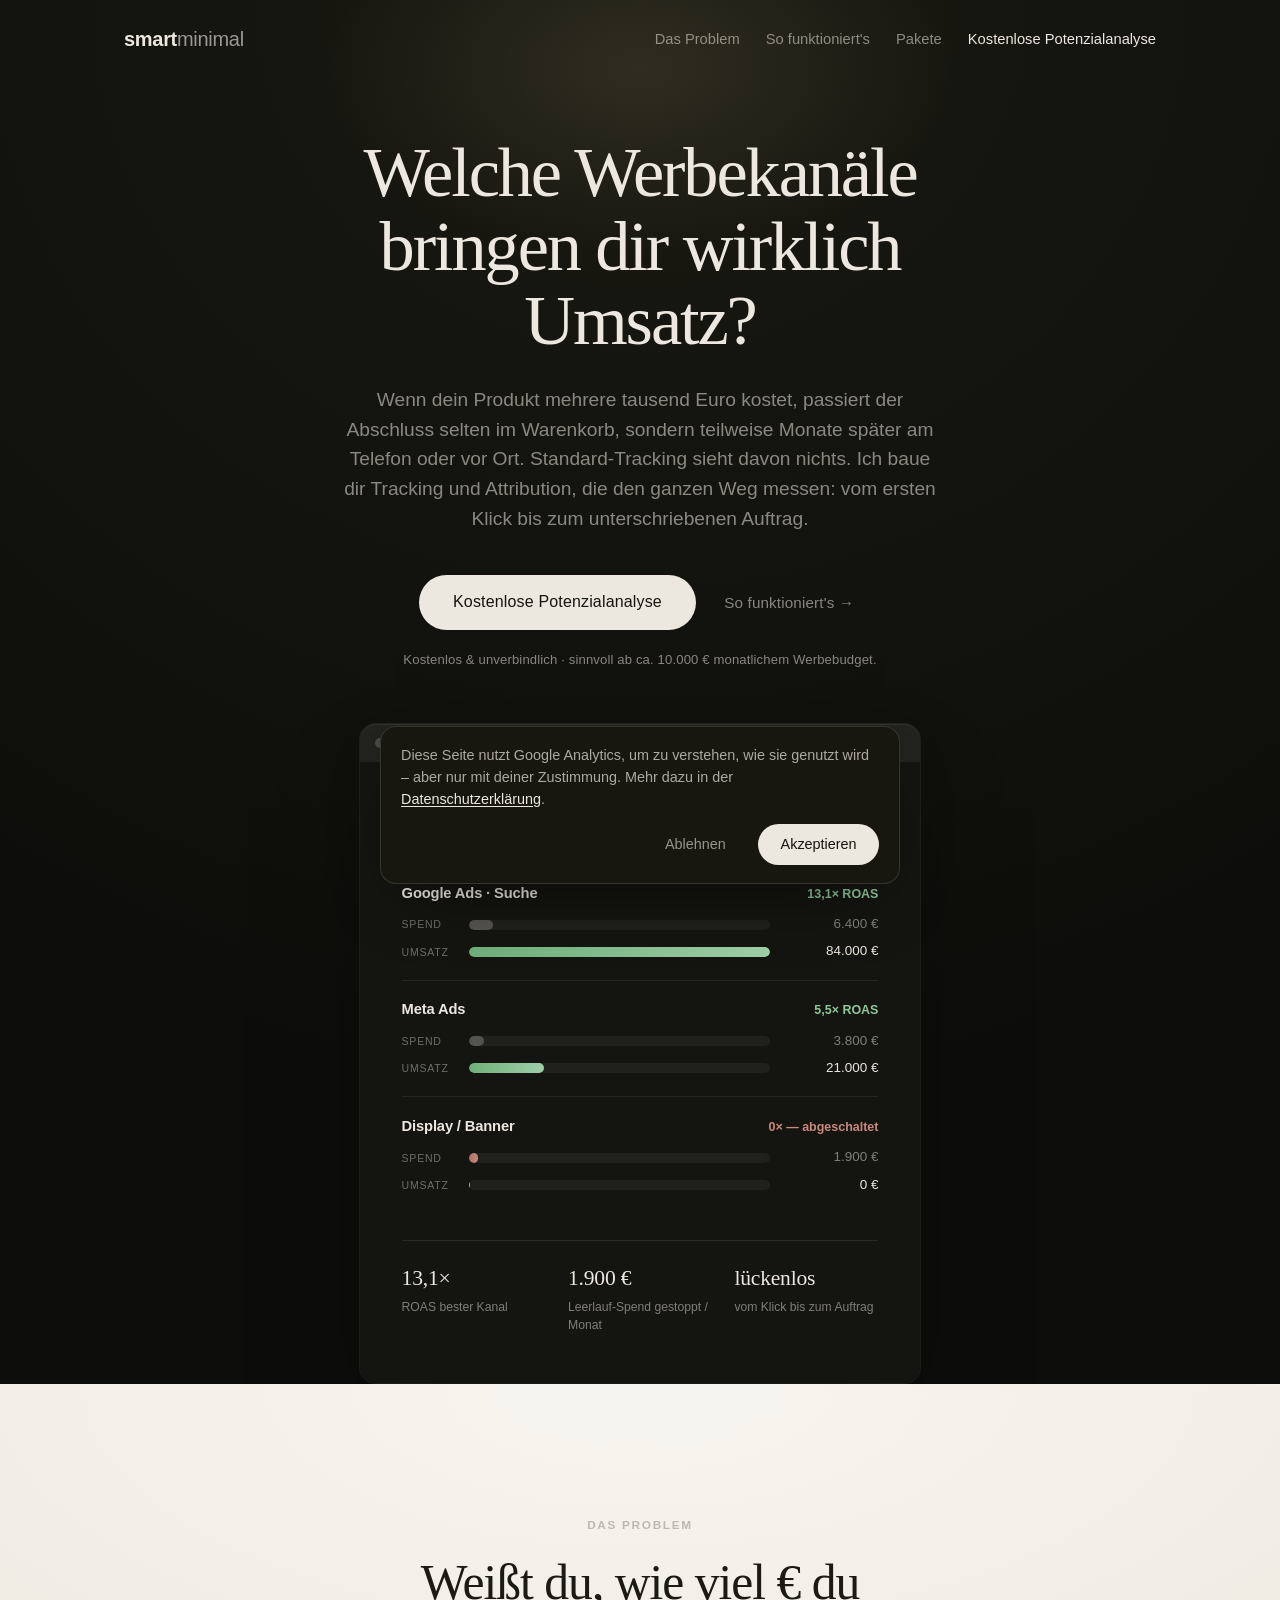
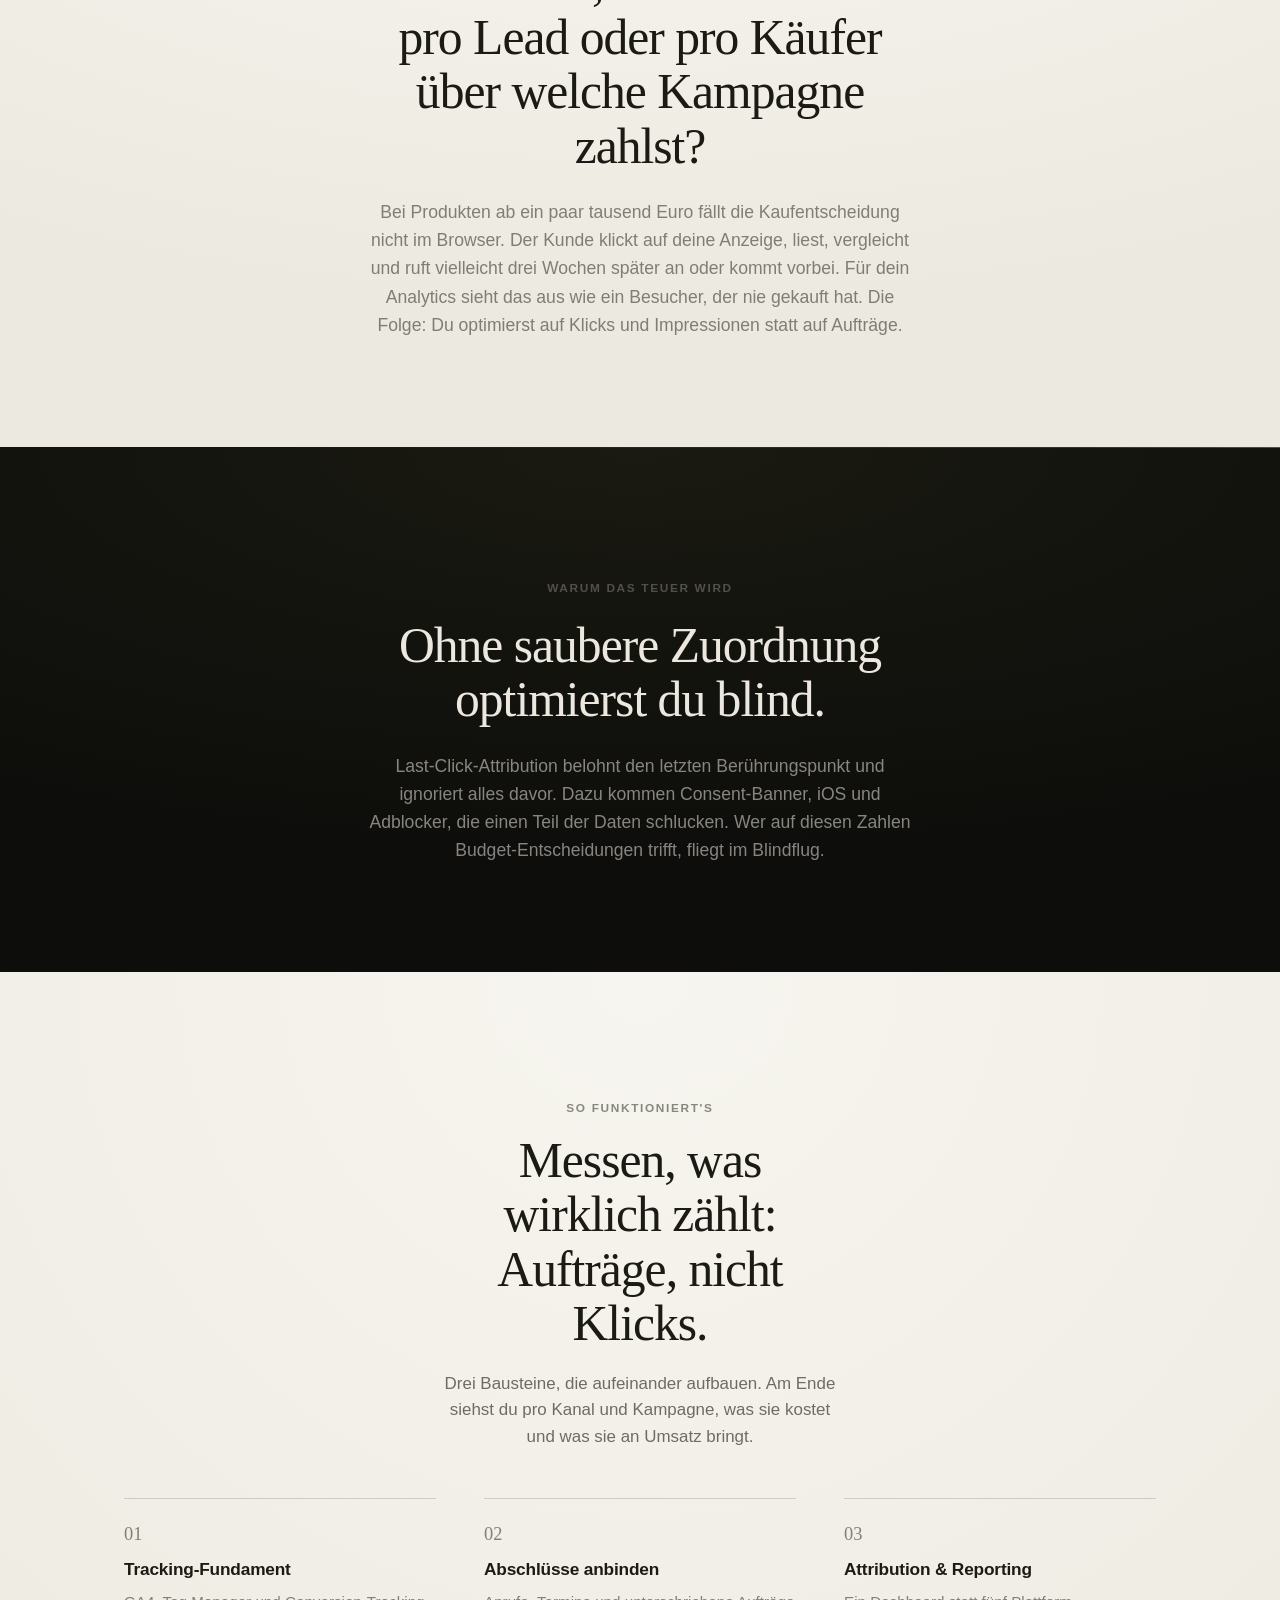
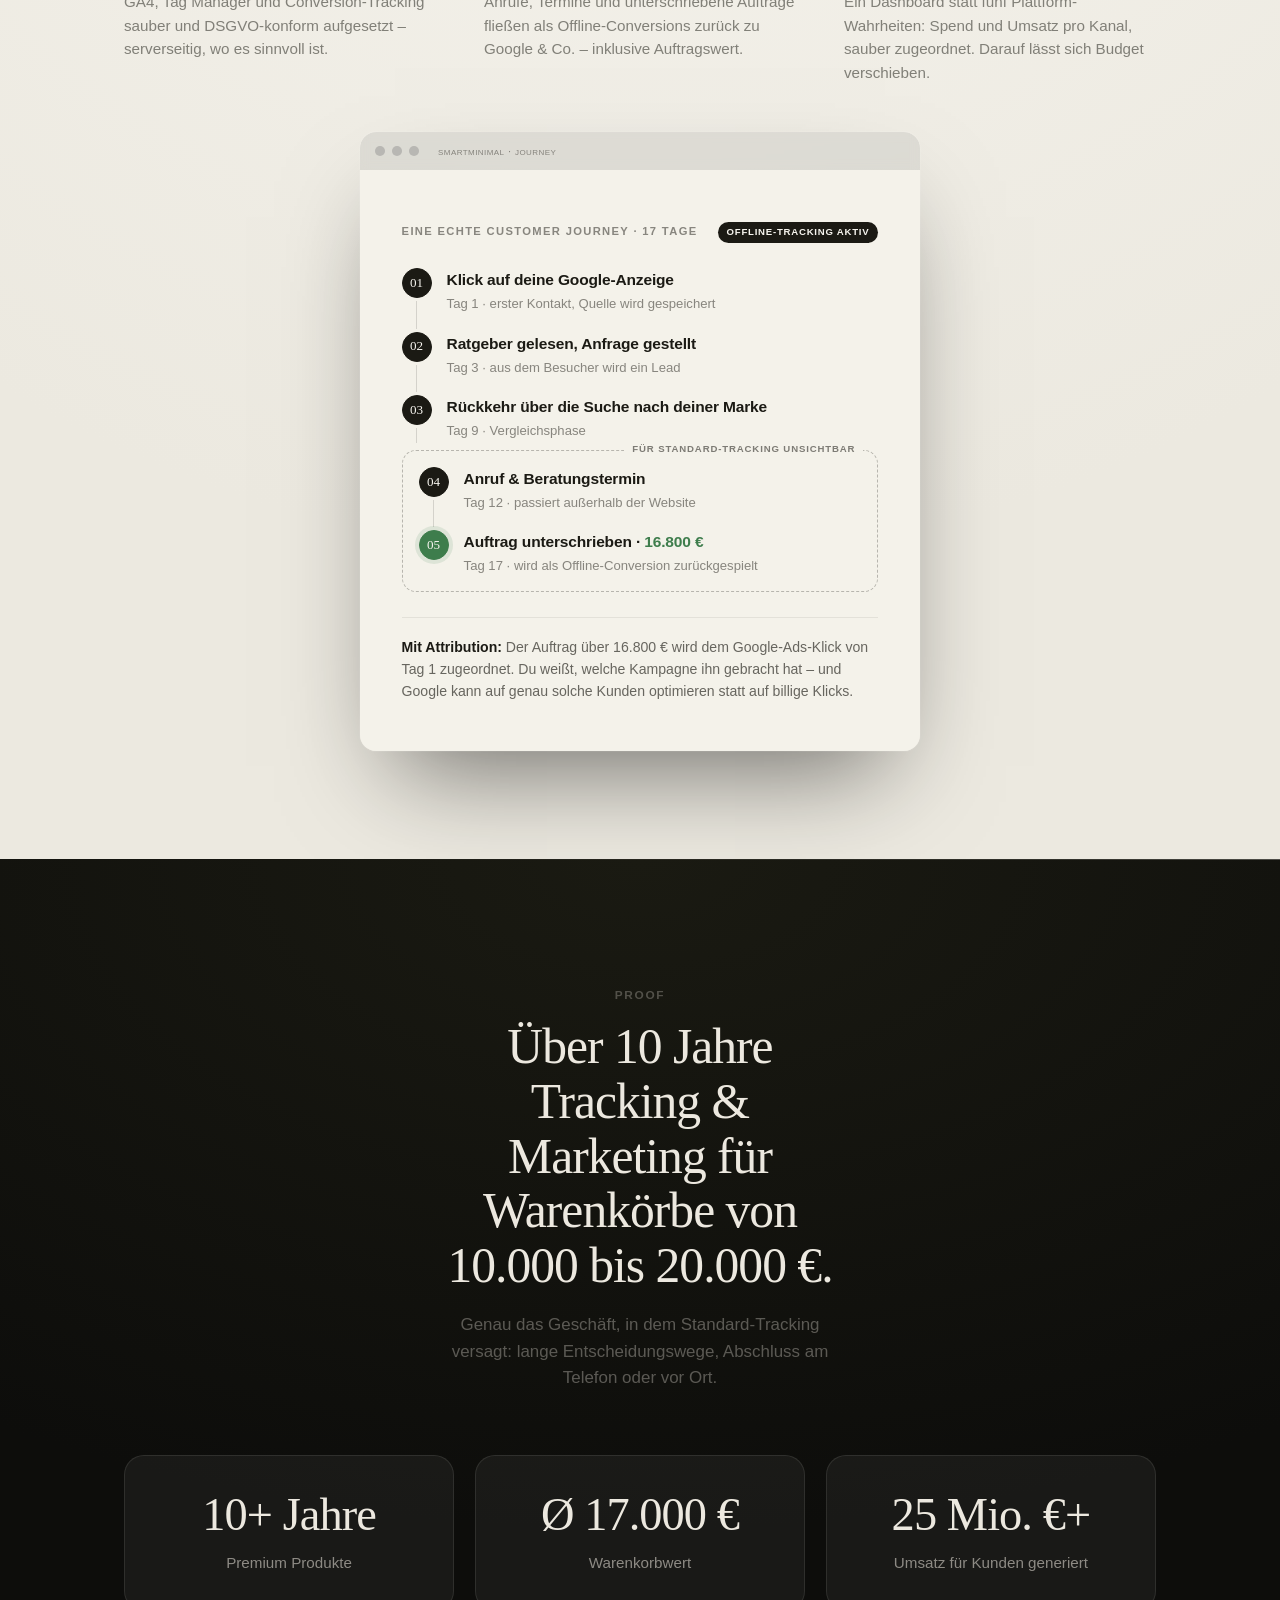
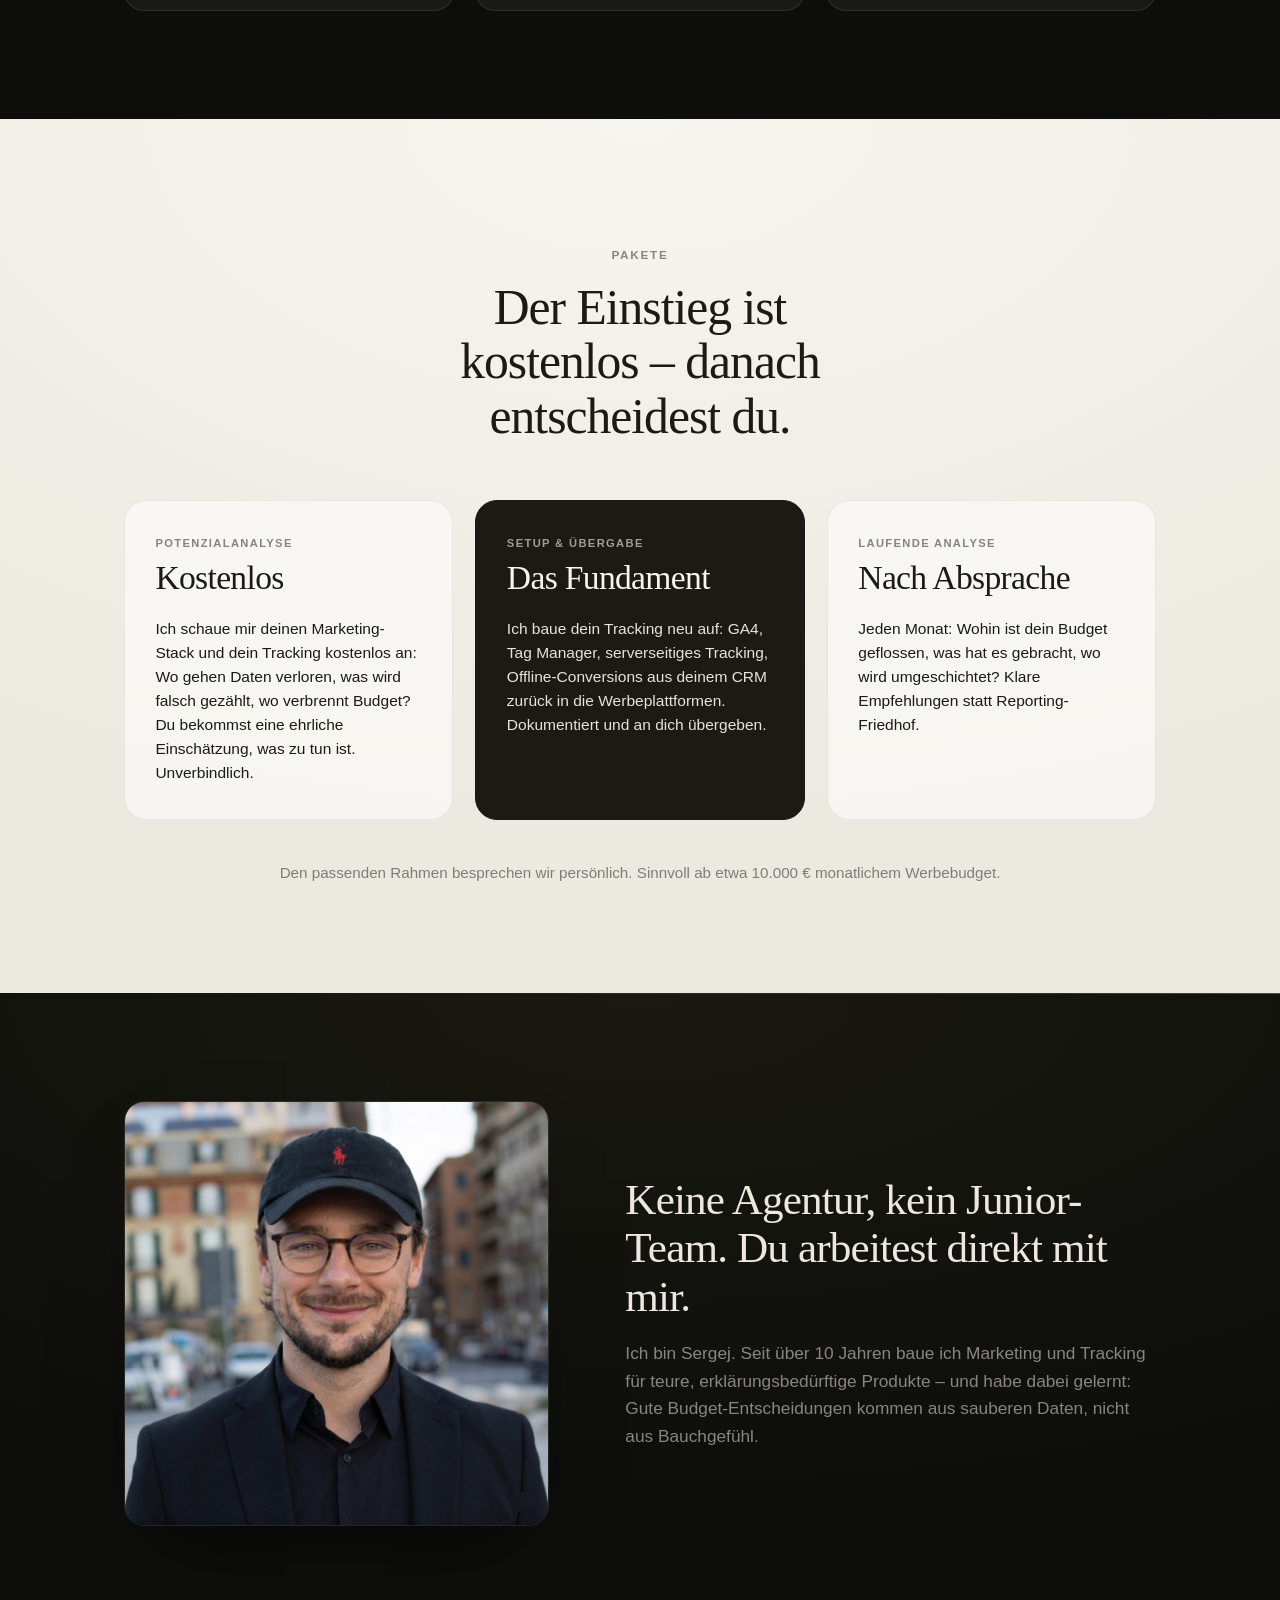
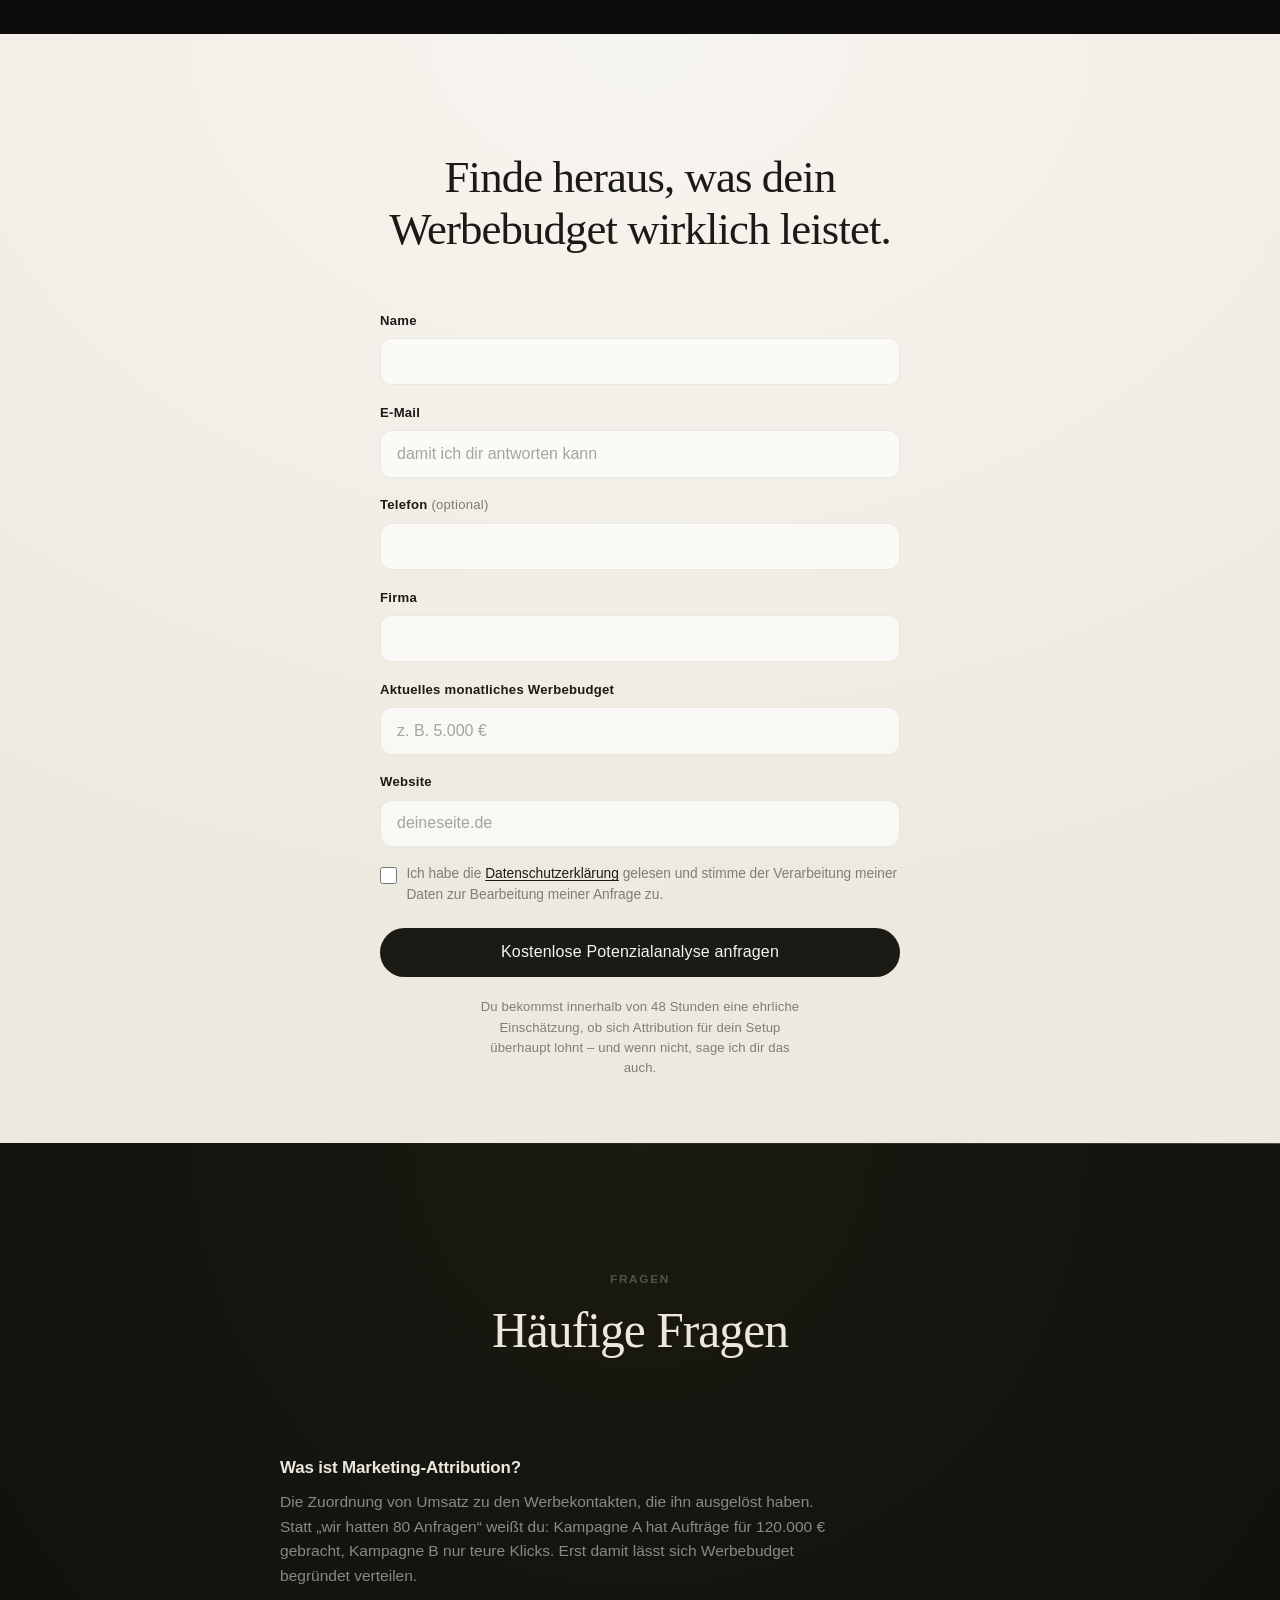
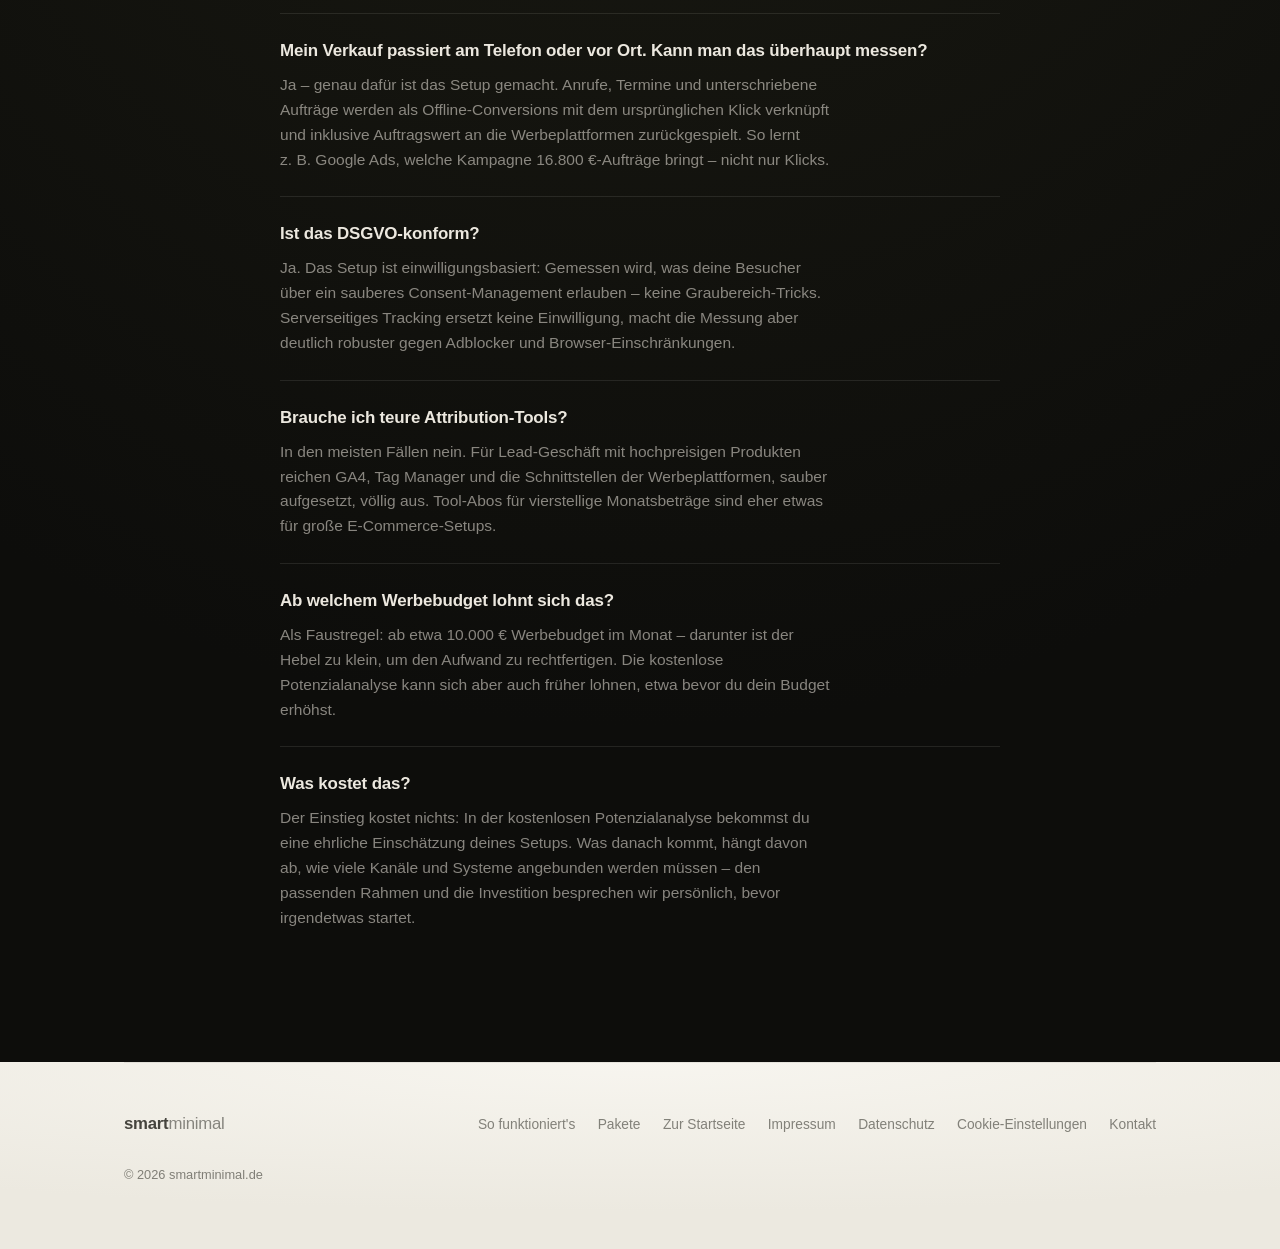
<file: attribution/index.html>
<!DOCTYPE html>
<html lang="de">
  <head>
    <meta charset="UTF-8" />
    <meta name="viewport" content="width=device-width, initial-scale=1.0" />
    <title>Marketing-Attribution &amp; Tracking für hochpreisige Produkte — smart minimal</title>
    <meta
      name="description"
      content="Du gibst tausende Euro im Monat für Werbung aus – aber welcher Kanal bringt die Aufträge? Tracking, Offline-Conversions und Attribution für Produkte, die nicht per Klick gekauft werden. DSGVO-konform, dokumentiert übergeben."
    />
    <meta name="theme-color" content="#0d0d0b" />
    <meta name="author" content="Sergej Markwart" />
    <meta name="robots" content="index, follow, max-image-preview:large" />

    <meta property="og:type" content="website" />
    <meta property="og:site_name" content="smart minimal" />
    <meta property="og:locale" content="de_DE" />
    <meta property="og:title" content="Marketing-Attribution &amp; Tracking für hochpreisige Produkte — smart minimal" />
    <meta
      property="og:description"
      content="Welcher Werbe-Euro bringt dir wirklich Umsatz? Tracking, Offline-Conversions und Attribution für Produkte, die am Telefon verkauft werden – nicht im Warenkorb."
    />
    <meta property="og:url" content="https://smartminimal.de/attribution/" />
    <meta property="og:image" content="https://smartminimal.de/assets/og.png" />
    <meta property="og:image:width" content="1200" />
    <meta property="og:image:height" content="630" />
    <meta property="og:image:alt" content="smart minimal — Marketing-Attribution für hochpreisige Produkte" />
    <meta name="twitter:card" content="summary_large_image" />
    <meta name="twitter:title" content="Marketing-Attribution &amp; Tracking für hochpreisige Produkte — smart minimal" />
    <meta name="twitter:description" content="Welcher Werbe-Euro bringt dir wirklich Umsatz? Tracking und Attribution vom ersten Klick bis zum unterschriebenen Auftrag." />
    <meta name="twitter:image" content="https://smartminimal.de/assets/og.png" />

    <link rel="canonical" href="https://smartminimal.de/attribution/" />

    <link rel="icon" href="/assets/favicon.svg" type="image/svg+xml" />
    <link rel="icon" href="/assets/favicon-32.png" sizes="32x32" type="image/png" />
    <link rel="apple-touch-icon" href="/assets/apple-touch-icon.png" />
    <link rel="manifest" href="/site.webmanifest" />

    <style>
      :root {
        --sans: -apple-system, "SF Pro Text", "Segoe UI", Roboto, Helvetica,
          Arial, sans-serif;
        --serif: "New York", "Iowan Old Style", "Palatino Linotype", Palatino,
          Georgia, ui-serif, serif;

        /* paper band */
        --p-ink: #1b1a14;
        --p-muted: rgba(27, 26, 20, 0.52);
        --p-line: rgba(27, 26, 20, 0.08);
        --p-card: rgba(255, 255, 255, 0.55);
        --p-bgc: #f7f5ef;

        /* dark band */
        --d-fg: #ece8df;
        --d-muted: rgba(236, 232, 223, 0.55);
        --d-line: rgba(236, 232, 223, 0.1);
        --d-card: rgba(255, 255, 255, 0.05);
        --d-bgc: #17170f;
      }

      * { box-sizing: border-box; margin: 0; padding: 0; }
      html { scroll-behavior: smooth; overflow-x: clip; }
      body {
        background: #0d0d0b;
        font-family: var(--sans);
        -webkit-font-smoothing: antialiased;
        text-rendering: optimizeLegibility;
        line-height: 1.55;
        overflow-x: hidden;
      }

      .inner { max-width: 1080px; margin: 0 auto; padding: 0 24px; width: 100%; }

      /* ---------- Bands ---------- */
      .band { position: relative; }
      .band.dark {
        background: radial-gradient(120% 100% at 50% 0%, #1a1a12 0%, #0d0d0b 78%);
        color: var(--d-fg);
      }
      .band.paper {
        background: radial-gradient(120% 100% at 50% 0%, #f7f5ef 0%, #ece9e0 80%);
        color: var(--p-ink);
      }

      /* ---------- Logo wordmark ---------- */
      .logo {
        font-family: var(--sans);
        font-weight: 600;
        letter-spacing: -0.015em;
        user-select: none;
        text-decoration: none;
        color: inherit;
        display: inline-block;
      }
      .logo .soft { font-weight: 500; opacity: 0.62; }

      /* ---------- Nav ---------- */
      .nav {
        display: flex;
        align-items: center;
        justify-content: space-between;
        padding: 24px 0 0;
      }
      .nav .logo { font-size: 1.25rem; }
      .nav-links { display: flex; align-items: center; gap: 26px; font-size: 0.92rem; }
      .nav-links a { color: var(--d-muted); text-decoration: none; transition: color 0.2s ease; }
      .nav-links a:hover { color: var(--d-fg); }
      .nav-links a.nav-cta { color: var(--d-fg); font-weight: 500; }
      @media (max-width: 600px) { .nav-links .nav-text { display: none; } }

      /* ---------- Buttons ---------- */
      .btn {
        font-family: var(--sans);
        cursor: pointer;
        border: none;
        text-decoration: none;
        display: inline-flex;
        align-items: center;
        gap: 0.5rem;
        transition: transform 0.18s ease, opacity 0.2s ease;
        font-size: 1rem;
        font-weight: 500;
        letter-spacing: 0.01em;
        padding: 0.95rem 2.1rem;
        border-radius: 999px;
      }
      .btn:hover { transform: translateY(-1px); }
      .btn:active { transform: translateY(0); opacity: 0.9; }
      .btn-light { background: #ece8df; color: #141410; }
      .btn-dark { background: #1b1a14; color: #f7f5ef; }
      .btn-ghost {
        background: none;
        padding: 0.5rem 0.4rem;
        font-size: 0.95rem;
      }
      .ghost-on-dark { color: var(--d-muted); }
      .ghost-on-dark:hover { color: var(--d-fg); }

      /* ---------- Hero ---------- */
      .hero { text-align: center; padding: 9vh 0 0; }
      .hero h1 {
        font-family: var(--serif);
        font-weight: 500;
        font-size: clamp(2.4rem, 6.4vw, 4.4rem);
        line-height: 1.05;
        letter-spacing: -0.03em;
        max-width: 18ch;
        margin: 0 auto;
      }
      .hero .lede {
        margin: 1.7rem auto 0;
        max-width: 56ch;
        font-size: clamp(1.05rem, 2.3vw, 1.2rem);
        color: var(--d-muted);
      }
      .cta-row {
        margin-top: 2.6rem;
        display: flex;
        align-items: center;
        justify-content: center;
        gap: 1.4rem;
        flex-wrap: wrap;
      }
      .cta-note { margin-top: 1.2rem; font-size: 0.82rem; color: var(--d-muted); letter-spacing: 0.01em; }
      .hero-mock { margin-top: 6vh; padding-bottom: 1px; display: flex; justify-content: center; }

      /* ---------- Browser window mock ---------- */
      .win {
        width: min(100%, 560px);
        border-radius: 16px;
        overflow: hidden;
      }
      .win-bar {
        height: 38px;
        display: flex;
        align-items: center;
        gap: 7px;
        padding: 0 15px;
        background: rgba(127, 127, 127, 0.16);
        backdrop-filter: blur(4px);
      }
      .win-bar i { width: 10px; height: 10px; border-radius: 50%; background: rgba(127, 127, 127, 0.4); }
      .win-url { margin-left: 12px; font-size: 11px; opacity: 0.45; font-variant: small-caps; letter-spacing: 0.04em; }

      .screen { padding: clamp(2rem, 5vw, 3.2rem) clamp(1.4rem, 4vw, 2.6rem) clamp(2rem, 4vw, 3rem); text-align: left; }
      .screen.light { background: #f4f2ea; color: #1b1a14; }
      .screen.dark { background: #141410; color: #ece8df; }

      .sys-head { display: flex; align-items: center; justify-content: space-between; margin-bottom: 1.7rem; }
      .sys-head .s-logo { font-size: 0.92rem; font-weight: 600; letter-spacing: -0.01em; opacity: 0.55; }
      .live { display: inline-flex; align-items: center; gap: 7px; font-size: 0.66rem; font-weight: 600; letter-spacing: 0.1em; text-transform: uppercase; color: rgba(236, 232, 223, 0.55); }
      .live .d { width: 7px; height: 7px; border-radius: 50%; background: #6fae7a; animation: pulse 2.6s ease-out infinite; }
      @keyframes pulse {
        0% { box-shadow: 0 0 0 0 rgba(111, 174, 122, 0.5); }
        70% { box-shadow: 0 0 0 7px rgba(111, 174, 122, 0); }
        100% { box-shadow: 0 0 0 0 rgba(111, 174, 122, 0); }
      }

      /* ---------- Kanal-Chart: Spend vs. Umsatz (hero mock) ---------- */
      .ch { padding: 1.1rem 0; border-top: 1px solid rgba(236, 232, 223, 0.08); }
      .ch:first-of-type { border-top: none; padding-top: 0; }
      .ch:last-of-type { padding-bottom: 0; }
      .ch-head { display: flex; align-items: baseline; justify-content: space-between; gap: 1rem; margin-bottom: 0.6rem; }
      .ch-name { font-size: 0.92rem; font-weight: 600; letter-spacing: -0.01em; }
      .ch-roas { font-size: 0.78rem; font-weight: 600; color: #8fc79a; font-variant-numeric: tabular-nums; flex-shrink: 0; }
      .ch-roas.bad { color: #c98a7d; }
      .ba-row { display: flex; align-items: center; gap: 0.8rem; margin-bottom: 0.4rem; }
      .ba-row:last-child { margin-bottom: 0; }
      .ba-lab { width: 3.4rem; flex-shrink: 0; font-size: 0.66rem; text-transform: uppercase; letter-spacing: 0.07em; color: rgba(236, 232, 223, 0.42); }
      .ba-track { flex: 1; height: 10px; border-radius: 6px; background: rgba(236, 232, 223, 0.06); overflow: hidden; }
      .ba-fill { height: 100%; border-radius: 6px; display: block; }
      .ba-fill.before { background: rgba(236, 232, 223, 0.26); }
      .ba-fill.after { background: linear-gradient(90deg, #6fae7a, #9fd0a8); }
      .ba-fill.dead { background: linear-gradient(90deg, #b0705f, #c98a7d); }
      .ba-val { width: 6rem; flex-shrink: 0; text-align: right; font-size: 0.84rem; font-variant-numeric: tabular-nums; color: var(--d-fg); }
      .ba-row.is-before .ba-val { color: rgba(236, 232, 223, 0.5); }

      .fchart-foot { display: flex; gap: 1.4rem; margin-top: 1.7rem; padding-top: 1.3rem; border-top: 1px solid rgba(236, 232, 223, 0.1); }
      .fchart-foot .stat { flex: 1; }
      .fchart-foot .stat .v { font-family: var(--serif); font-size: 1.35rem; font-weight: 500; letter-spacing: -0.01em; }
      .fchart-foot .stat .k { font-size: 0.76rem; color: rgba(236, 232, 223, 0.5); margin-top: 2px; }

      /* ---------- Journey-Timeline (light mock) ---------- */
      #how { padding-bottom: 12vh; }
      .mock-center { margin: 3rem auto 0; display: flex; justify-content: center; }
      .jhead { display: flex; align-items: center; justify-content: space-between; margin-bottom: 1.6rem; }
      .jhead .t { font-size: 0.7rem; font-weight: 600; text-transform: uppercase; letter-spacing: 0.12em; color: rgba(27, 26, 20, 0.5); }
      .tag-live { font-size: 0.6rem; font-weight: 600; letter-spacing: 0.08em; text-transform: uppercase; padding: 3px 9px; border-radius: 999px; background: #1b1a14; color: #f7f5ef; }
      .road { display: flex; flex-direction: column; }
      .r-item { display: flex; gap: 15px; }
      .r-rail { display: flex; flex-direction: column; align-items: center; }
      .r-dot {
        width: 30px; height: 30px; border-radius: 50%; flex-shrink: 0;
        border: 1.5px solid rgba(27, 26, 20, 0.3);
        display: flex; align-items: center; justify-content: center;
        font-family: var(--serif); font-size: 0.82rem; color: rgba(27, 26, 20, 0.65);
      }
      .r-line { width: 1.5px; flex: 1; min-height: 15px; background: rgba(27, 26, 20, 0.14); margin: 3px 0; }
      .r-body { padding-bottom: 17px; }
      .r-item:last-child .r-body { padding-bottom: 0; }
      .r-title { font-size: 0.97rem; font-weight: 600; letter-spacing: -0.01em; }
      .r-sub { font-size: 0.82rem; color: rgba(27, 26, 20, 0.5); margin-top: 2px; }
      .r-item.done .r-dot { background: #1b1a14; color: #f7f5ef; border-color: #1b1a14; }
      .r-item.win-step .r-dot { background: #3e7d4c; border-color: #3e7d4c; color: #f7f5ef; box-shadow: 0 0 0 4px rgba(62, 125, 76, 0.12); }
      .r-title .money { color: #3e7d4c; }

      .blind { position: relative; margin-top: 4px; padding: 16px 16px 14px; border: 1.5px dashed rgba(27, 26, 20, 0.28); border-radius: 14px; }
      .blind-tag {
        position: absolute; top: -9px; right: 14px;
        background: #f4f2ea; padding: 0 8px;
        font-size: 0.6rem; font-weight: 600; letter-spacing: 0.09em; text-transform: uppercase;
        color: rgba(27, 26, 20, 0.55);
      }
      .j-foot { margin-top: 1.6rem; padding-top: 1.2rem; border-top: 1px solid rgba(27, 26, 20, 0.08); font-size: 0.88rem; line-height: 1.55; color: rgba(27, 26, 20, 0.65); }
      .j-foot strong { color: #1b1a14; }

      /* ---------- Statement sections ---------- */
      .statement { text-align: center; padding: 12vh 0; }
      .statement .sc-eyebrow { font-size: 0.74rem; font-weight: 600; text-transform: uppercase; letter-spacing: 0.14em; opacity: 0.5; margin-bottom: 1.3rem; }
      .statement h2 {
        font-family: var(--serif);
        font-weight: 500;
        font-size: clamp(2rem, 5vw, 3.1rem);
        letter-spacing: -0.02em;
        line-height: 1.1;
        max-width: 20ch;
        margin: 0 auto;
      }
      .statement p { margin: 1.5rem auto 0; max-width: 56ch; font-size: 1.1rem; line-height: 1.6; }
      .band.dark .statement p { color: var(--d-muted); }
      .band.paper .statement p { color: var(--p-muted); }

      /* ---------- Section heads ---------- */
      .section-head { text-align: center; max-width: 46ch; margin: 0 auto; padding-top: 12vh; }
      .section-head .sc-eyebrow { font-size: 0.74rem; font-weight: 600; text-transform: uppercase; letter-spacing: 0.14em; opacity: 0.5; margin-bottom: 1rem; }
      .section-head h2 { font-family: var(--serif); font-weight: 500; font-size: clamp(2rem, 5vw, 3.1rem); letter-spacing: -0.02em; line-height: 1.1; }
      .section-head p { margin: 1.2rem auto 0; max-width: 54ch; opacity: 0.62; font-size: 1.06rem; }
      .band.dark .section-head p { color: var(--d-muted); }

      /* ---------- Steps ---------- */
      .steps { display: grid; grid-template-columns: repeat(3, 1fr); column-gap: clamp(1.6rem, 4vw, 3rem); padding: 3rem 0 0; }
      @media (max-width: 760px) { .steps { grid-template-columns: 1fr; row-gap: 1.8rem; } }
      .step { padding-top: 1.3rem; border-top: 1px solid rgba(27, 26, 20, 0.16); }
      .step .num { font-family: var(--serif); font-size: 1.15rem; font-weight: 500; color: var(--p-muted); font-variant-numeric: tabular-nums; }
      .step h3 { margin-top: 0.5rem; font-size: 1.08rem; font-weight: 600; letter-spacing: -0.01em; }
      .step p { margin-top: 0.45rem; color: var(--p-muted); font-size: 0.95rem; }

      /* ---------- Proof (stat cards) ---------- */
      .proof { padding-bottom: 12vh; }
      .stats { display: grid; grid-template-columns: repeat(3, 1fr); gap: 1.3rem; padding: 4rem 0 0; }
      @media (max-width: 760px) { .stats { grid-template-columns: 1fr; } }
      .stat-card { border: 1px solid var(--d-line); background: var(--d-card); border-radius: 20px; padding: 2.2rem 1.9rem; text-align: center; }
      .stat-card .v { font-family: var(--serif); font-weight: 500; font-size: clamp(2.2rem, 5vw, 2.9rem); letter-spacing: -0.02em; line-height: 1.05; }
      .stat-card .k { margin-top: 0.7rem; font-size: 0.95rem; color: var(--d-muted); }

      /* ---------- Offers (plan cards) ---------- */
      .pricing { padding: 0 0 12vh; }
      .plans { display: grid; grid-template-columns: repeat(3, 1fr); gap: 1.4rem; margin: 3.5rem auto 0; }
      @media (max-width: 820px) { .plans { grid-template-columns: 1fr; max-width: 460px; } }
      .plan { border: 1px solid var(--p-line); background: var(--p-card); border-radius: 22px; padding: 2.1rem 1.9rem; display: flex; flex-direction: column; }
      .plan.pro { background: #1b1a14; color: #f7f5ef; border-color: #1b1a14; }
      .plan .plan-name { font-size: 0.7rem; font-weight: 600; text-transform: uppercase; letter-spacing: 0.12em; color: var(--p-muted); }
      .plan.pro .plan-name { color: rgba(247, 245, 239, 0.6); }
      .plan .price { font-family: var(--serif); font-weight: 500; font-size: 2.1rem; letter-spacing: -0.02em; margin-top: 0.55rem; line-height: 1; }
      .plan .plan-body { margin-top: 1.4rem; font-size: 0.97rem; line-height: 1.55; color: var(--p-ink); }
      .plan.pro .plan-body { color: rgba(247, 245, 239, 0.92); }
      .offer-foot { text-align: center; margin-top: 2.6rem; font-size: 0.95rem; color: var(--p-muted); }

      /* ---------- FAQ ---------- */
      .faq { max-width: 720px; margin: 4.5rem auto 0; }
      .faq-item { padding: 1.5rem 0; border-top: 1px solid rgba(27, 26, 20, 0.14); }
      .faq-item:first-child { border-top: none; }
      .faq-item h3 { font-size: 1.06rem; font-weight: 600; letter-spacing: -0.01em; color: var(--p-ink); }
      .faq-item p { margin-top: 0.55rem; color: var(--p-muted); font-size: 0.97rem; line-height: 1.6; max-width: 64ch; }
      .band.dark .faq-item { border-top-color: var(--d-line); }
      .band.dark .faq-item h3 { color: var(--d-fg); }
      .band.dark .faq-item p { color: var(--d-muted); }

      /* ---------- Who I am ---------- */
      .who { display: grid; grid-template-columns: 0.8fr 1fr; gap: clamp(2rem, 6vw, 5rem); align-items: center; padding: 12vh 0; }
      @media (max-width: 820px) { .who { grid-template-columns: 1fr; text-align: center; } .portrait { max-width: 360px; margin: 0 auto; } }
      .who h2 { font-family: var(--serif); font-weight: 500; font-size: clamp(1.9rem, 4.4vw, 2.7rem); line-height: 1.12; letter-spacing: -0.02em; }
      .who p { margin-top: 1.2rem; font-size: 1.08rem; line-height: 1.6; color: var(--d-muted); }
      .portrait {
        width: 100%; height: auto; aspect-ratio: 1 / 1; object-fit: cover; object-position: center;
        border-radius: 20px; border: 1px solid var(--d-line);
        box-shadow: 0 40px 80px -40px rgba(0, 0, 0, 0.65); display: block;
      }

      /* ---------- Close + form ---------- */
      .closing { text-align: center; padding: 13vh 0 4rem; }
      .closing h2 {
        font-family: var(--serif); font-weight: 500;
        font-size: clamp(1.9rem, 4.8vw, 2.8rem);
        letter-spacing: -0.02em; line-height: 1.18;
        max-width: 24ch; margin: 0 auto;
      }
      .form-wrap { max-width: 520px; margin: 3.4rem auto 0; text-align: left; }
      .field { margin-bottom: 1.1rem; }
      .field label { display: block; font-size: 0.82rem; font-weight: 600; letter-spacing: 0.02em; color: var(--p-ink); margin-bottom: 0.45rem; }
      .field input {
        width: 100%; font-family: var(--sans); font-size: 1rem; color: var(--p-ink);
        background: rgba(255, 255, 255, 0.65);
        border: 1px solid var(--p-line); border-radius: 12px;
        padding: 0.85rem 1rem; transition: border-color 0.2s ease;
      }
      .field input::placeholder { color: rgba(27, 26, 20, 0.38); }
      .field input:focus { outline: none; border-color: rgba(27, 26, 20, 0.4); }
      .consent { margin: 0.3rem 0 1.4rem; }
      .consent label { display: flex; align-items: flex-start; gap: 0.6rem; font-size: 0.86rem; line-height: 1.5; color: var(--p-muted); cursor: pointer; }
      .consent input { margin-top: 0.18rem; width: 1.05rem; height: 1.05rem; flex-shrink: 0; accent-color: #1b1a14; cursor: pointer; }
      .consent a { color: var(--p-ink); text-underline-offset: 2px; }
      .form-submit { margin-top: 0.6rem; }
      .form-submit .btn { width: 100%; justify-content: center; }
      .closing .cta-note { color: var(--p-muted); margin-top: 1.3rem; max-width: 46ch; margin-left: auto; margin-right: auto; }

      /* ---------- Footer ---------- */
      footer { border-top: 1px solid var(--p-line); padding: 3rem 0 4rem; }
      .foot-row { display: flex; align-items: center; justify-content: space-between; flex-wrap: wrap; gap: 1rem; }
      .foot-row .logo { font-size: 1.05rem; opacity: 0.8; }
      .foot-links { display: flex; gap: 1.4rem; flex-wrap: wrap; font-size: 0.86rem; }
      .foot-links a { color: var(--p-muted); text-decoration: none; transition: color 0.2s ease; }
      .foot-links a:hover { color: var(--p-ink); }
      .copyright { margin-top: 1.7rem; font-size: 0.8rem; color: var(--p-muted); }

      /* ---------- Motion & Glanz ---------- */
      .reveal {
        opacity: 0;
        transform: translateY(22px);
        transition: opacity 0.8s ease, transform 0.8s cubic-bezier(0.16, 1, 0.3, 1);
      }
      .reveal.in { opacity: 1; transform: none; }
      .steps .step:nth-child(2), .stats .stat-card:nth-child(2), .plans .plan:nth-child(2),
      .who .who-copy { transition-delay: 0.12s; }
      .steps .step:nth-child(3), .stats .stat-card:nth-child(3), .plans .plan:nth-child(3) { transition-delay: 0.24s; }

      @keyframes rise { from { opacity: 0; transform: translateY(16px); } to { opacity: 1; transform: none; } }
      .hero h1, .hero .lede, .hero .cta-row, .hero .cta-note, .hero-mock {
        animation: rise 0.9s cubic-bezier(0.16, 1, 0.3, 1) both;
      }
      .hero .lede { animation-delay: 0.1s; }
      .hero .cta-row { animation-delay: 0.2s; }
      .hero .cta-note { animation-delay: 0.28s; }
      .hero-mock { animation-delay: 0.36s; }

      .hero { isolation: isolate; }
      .hero::before {
        content: "";
        position: absolute;
        z-index: -1;
        left: 50%;
        top: -14%;
        width: min(900px, 100vw);
        aspect-ratio: 1.7;
        transform: translateX(-50%);
        background: radial-gradient(50% 50% at 50% 50%, rgba(226, 205, 160, 0.11), transparent 70%);
        pointer-events: none;
        animation: breathe 9s ease-in-out infinite alternate;
      }
      @keyframes breathe {
        from { opacity: 0.55; transform: translateX(-50%) scale(1); }
        to { opacity: 1; transform: translateX(-50%) scale(1.12); }
      }

      .band::after {
        content: "";
        position: absolute;
        top: 0; left: 0; right: 0;
        height: 1px;
        pointer-events: none;
        background: linear-gradient(90deg, transparent 10%, rgba(236, 232, 223, 0.25) 38%, rgba(255, 253, 245, 0.6) 50%, rgba(236, 232, 223, 0.25) 62%, transparent 90%);
        background-size: 220% 100%;
        opacity: 0.55;
        animation: seam 14s linear infinite;
      }
      .band:first-child::after { display: none; }
      @keyframes seam { from { background-position: 130% 0; } to { background-position: -130% 0; } }

      .win {
        box-shadow:
          0 0 0 1px rgba(255, 255, 255, 0.07),
          inset 0 1px 0 rgba(255, 255, 255, 0.08),
          0 50px 100px -35px rgba(0, 0, 0, 0.55);
      }

      .ba-fill { transition: width 1.1s cubic-bezier(0.22, 1, 0.36, 1); }

      .btn-light:hover { box-shadow: 0 8px 30px -8px rgba(236, 232, 223, 0.4); }
      .btn-dark:hover { box-shadow: 0 8px 30px -10px rgba(27, 26, 20, 0.45); }

      @media (prefers-reduced-motion: reduce) {
        html { scroll-behavior: auto; }
        .reveal { opacity: 1; transform: none; transition: none; }
        .hero h1, .hero .lede, .hero .cta-row, .hero .cta-note, .hero-mock { animation: none; }
        .hero::before, .band::after, .live .d { animation: none; }
        .ba-fill { transition: none; }
      }
    </style>

    <script type="application/ld+json">
    {
      "@context": "https://schema.org",
      "@graph": [
        {
          "@type": "WebPage",
          "@id": "https://smartminimal.de/attribution/#webpage",
          "url": "https://smartminimal.de/attribution/",
          "name": "Marketing-Attribution & Tracking für hochpreisige Produkte",
          "inLanguage": "de-DE",
          "isPartOf": { "@id": "https://smartminimal.de/#website" },
          "about": { "@id": "https://smartminimal.de/#business" }
        },
        {
          "@type": "Service",
          "@id": "https://smartminimal.de/attribution/#service",
          "name": "Marketing-Attribution & Conversion-Tracking",
          "serviceType": "Marketing-Attribution, Conversion-Tracking, Offline-Conversion-Tracking",
          "provider": { "@id": "https://smartminimal.de/#business" },
          "areaServed": { "@type": "Country", "name": "Deutschland" },
          "description": "Tracking, Offline-Conversions und Attribution für hochpreisige, erklärungsbedürftige Produkte: vom ersten Klick bis zum unterschriebenen Auftrag messen, welcher Kanal Umsatz bringt."
        },
        {
          "@type": "FAQPage",
          "@id": "https://smartminimal.de/attribution/#faq",
          "mainEntity": [
            {
              "@type": "Question",
              "name": "Was ist Marketing-Attribution?",
              "acceptedAnswer": {
                "@type": "Answer",
                "text": "Die Zuordnung von Umsatz zu den Werbekontakten, die ihn ausgelöst haben. Statt „wir hatten 80 Anfragen“ weißt du: Kampagne A hat Aufträge für 120.000 € gebracht, Kampagne B nur teure Klicks. Erst damit lässt sich Werbebudget begründet verteilen."
              }
            },
            {
              "@type": "Question",
              "name": "Mein Verkauf passiert am Telefon oder vor Ort. Kann man das überhaupt messen?",
              "acceptedAnswer": {
                "@type": "Answer",
                "text": "Ja, genau dafür ist das Setup gemacht. Anrufe, Termine und unterschriebene Aufträge werden als Offline-Conversions mit dem ursprünglichen Klick verknüpft und inklusive Auftragswert an die Werbeplattformen zurückgespielt. So lernt z. B. Google Ads, welche Kampagne 16.800 €-Aufträge bringt – nicht nur Klicks."
              }
            },
            {
              "@type": "Question",
              "name": "Ist das DSGVO-konform?",
              "acceptedAnswer": {
                "@type": "Answer",
                "text": "Ja. Das Setup ist einwilligungsbasiert: Gemessen wird, was deine Besucher über ein sauberes Consent-Management erlauben – keine Graubereich-Tricks. Serverseitiges Tracking ersetzt keine Einwilligung, macht die Messung aber deutlich robuster gegen Adblocker und Browser-Einschränkungen."
              }
            },
            {
              "@type": "Question",
              "name": "Brauche ich teure Attribution-Tools?",
              "acceptedAnswer": {
                "@type": "Answer",
                "text": "In den meisten Fällen nein. Für Lead-Geschäft mit hochpreisigen Produkten reichen GA4, Tag Manager und die Schnittstellen der Werbeplattformen, sauber aufgesetzt, völlig aus. Tool-Abos für vierstellige Monatsbeträge sind eher etwas für große E-Commerce-Setups."
              }
            },
            {
              "@type": "Question",
              "name": "Ab welchem Werbebudget lohnt sich Attribution?",
              "acceptedAnswer": {
                "@type": "Answer",
                "text": "Als Faustregel ab etwa 10.000 € Werbebudget im Monat – darunter ist der Hebel zu klein, um den Aufwand zu rechtfertigen. Die kostenlose Potenzialanalyse kann sich aber auch früher lohnen, etwa bevor du dein Budget erhöhst."
              }
            },
            {
              "@type": "Question",
              "name": "Was kostet das?",
              "acceptedAnswer": {
                "@type": "Answer",
                "text": "Der Einstieg kostet nichts: In der kostenlosen Potenzialanalyse bekommst du eine ehrliche Einschätzung deines Setups. Was danach kommt, hängt davon ab, wie viele Kanäle und Systeme angebunden werden müssen – den passenden Rahmen und die Investition besprechen wir persönlich, bevor irgendetwas startet."
              }
            }
          ]
        }
      ]
    }
    </script>
  </head>
  <body>
    <!-- ===================== 1 · HERO (dark) ===================== -->
    <div class="band dark">
      <div class="inner">
        <nav class="nav">
          <a class="logo" href="/" aria-label="smartminimal">smart<span class="soft">minimal</span></a>
          <div class="nav-links">
            <a class="nav-text" href="#problem">Das Problem</a>
            <a class="nav-text" href="#how">So funktioniert's</a>
            <a class="nav-text" href="#pakete">Pakete</a>
            <a class="nav-cta" href="#anfrage">Kostenlose Potenzialanalyse</a>
          </div>
        </nav>

        <header class="hero">
          <h1>Welche Werbekanäle bringen dir wirklich Umsatz?</h1>
          <p class="lede">
            Wenn dein Produkt mehrere tausend Euro kostet, passiert der Abschluss
            selten im Warenkorb, sondern teilweise Monate später am Telefon oder
            vor Ort. Standard-Tracking sieht davon nichts. Ich baue dir Tracking
            und Attribution, die den ganzen Weg messen: vom ersten Klick bis zum
            unterschriebenen Auftrag.
          </p>
          <div class="cta-row">
            <a class="btn btn-light" href="#anfrage">Kostenlose Potenzialanalyse</a>
            <a class="btn btn-ghost ghost-on-dark" href="#how">So funktioniert's →</a>
          </div>
          <p class="cta-note">Kostenlos &amp; unverbindlich · sinnvoll ab ca. 10.000 € monatlichem Werbebudget.</p>

          <div class="hero-mock">
            <div class="win">
              <div class="win-bar"><i></i><i></i><i></i><span class="win-url">smartminimal · attribution</span></div>
              <div class="screen dark">
                <div class="sys-head">
                  <span class="s-logo">Spend → Umsatz · letzter Monat</span>
                  <span class="live"><span class="d"></span>Daten fließen</span>
                </div>

                <div class="ch">
                  <div class="ch-head"><span class="ch-name">Google Ads · Suche</span><span class="ch-roas">13,1× ROAS</span></div>
                  <div class="ba-row is-before"><span class="ba-lab">Spend</span><span class="ba-track"><span class="ba-fill before" style="width:8%"></span></span><span class="ba-val">6.400 €</span></div>
                  <div class="ba-row"><span class="ba-lab">Umsatz</span><span class="ba-track"><span class="ba-fill after" style="width:100%"></span></span><span class="ba-val">84.000 €</span></div>
                </div>

                <div class="ch">
                  <div class="ch-head"><span class="ch-name">Meta Ads</span><span class="ch-roas">5,5× ROAS</span></div>
                  <div class="ba-row is-before"><span class="ba-lab">Spend</span><span class="ba-track"><span class="ba-fill before" style="width:5%"></span></span><span class="ba-val">3.800 €</span></div>
                  <div class="ba-row"><span class="ba-lab">Umsatz</span><span class="ba-track"><span class="ba-fill after" style="width:25%"></span></span><span class="ba-val">21.000 €</span></div>
                </div>

                <div class="ch">
                  <div class="ch-head"><span class="ch-name">Display / Banner</span><span class="ch-roas bad">0× — abgeschaltet</span></div>
                  <div class="ba-row is-before"><span class="ba-lab">Spend</span><span class="ba-track"><span class="ba-fill dead" style="width:3%"></span></span><span class="ba-val">1.900 €</span></div>
                  <div class="ba-row"><span class="ba-lab">Umsatz</span><span class="ba-track"><span class="ba-fill after" style="width:0.5%"></span></span><span class="ba-val">0 €</span></div>
                </div>

                <div class="fchart-foot">
                  <div class="stat"><div class="v">13,1×</div><div class="k">ROAS bester Kanal</div></div>
                  <div class="stat"><div class="v">1.900 €</div><div class="k">Leerlauf-Spend gestoppt / Monat</div></div>
                  <div class="stat"><div class="v">lückenlos</div><div class="k">vom Klick bis zum Auftrag</div></div>
                </div>
              </div>
            </div>
          </div>
        </header>
      </div>
    </div>

    <!-- ===================== 2 · DAS PROBLEM (paper) ===================== -->
    <div class="band paper" id="problem">
      <div class="inner">
        <div class="statement reveal">
          <p class="sc-eyebrow">Das Problem</p>
          <h2>Weißt du, wie viel € du pro Lead oder pro Käufer über welche Kampagne zahlst?</h2>
          <p>
            Bei Produkten ab ein paar tausend Euro fällt die Kaufentscheidung
            nicht im Browser. Der Kunde klickt auf deine Anzeige, liest,
            vergleicht und ruft vielleicht drei Wochen später an oder kommt
            vorbei. Für dein Analytics sieht das aus wie ein Besucher, der nie
            gekauft hat. Die Folge: Du optimierst auf Klicks und Impressionen
            statt auf Aufträge.
          </p>
        </div>
      </div>
    </div>

    <!-- ===================== 3 · WARUM DAS TEUER WIRD (dark) ===================== -->
    <div class="band dark">
      <div class="inner">
        <div class="statement reveal">
          <p class="sc-eyebrow">Warum das teuer wird</p>
          <h2>Ohne saubere Zuordnung optimierst du blind.</h2>
          <p>
            Last-Click-Attribution belohnt den letzten Berührungspunkt und
            ignoriert alles davor. Dazu kommen Consent-Banner, iOS und
            Adblocker, die einen Teil der Daten schlucken. Wer auf diesen Zahlen
            Budget-Entscheidungen trifft, fliegt im Blindflug.
          </p>
        </div>
      </div>
    </div>

    <!-- ===================== 4 · SO FUNKTIONIERT'S (paper) ===================== -->
    <div class="band paper" id="how">
      <div class="inner">
        <div class="section-head reveal">
          <p class="sc-eyebrow">So funktioniert's</p>
          <h2>Messen, was wirklich zählt: Aufträge, nicht Klicks.</h2>
          <p>
            Drei Bausteine, die aufeinander aufbauen. Am Ende siehst du pro
            Kanal und Kampagne, was sie kostet und was sie an Umsatz bringt.
          </p>
        </div>
        <div class="steps">
          <div class="step reveal">
            <div class="num">01</div>
            <h3>Tracking-Fundament</h3>
            <p>GA4, Tag Manager und Conversion-Tracking sauber und DSGVO-konform aufgesetzt – serverseitig, wo es sinnvoll ist.</p>
          </div>
          <div class="step reveal">
            <div class="num">02</div>
            <h3>Abschlüsse anbinden</h3>
            <p>Anrufe, Termine und unterschriebene Aufträge fließen als Offline-Conversions zurück zu Google &amp; Co. – inklusive Auftragswert.</p>
          </div>
          <div class="step reveal">
            <div class="num">03</div>
            <h3>Attribution &amp; Reporting</h3>
            <p>Ein Dashboard statt fünf Plattform-Wahrheiten: Spend und Umsatz pro Kanal, sauber zugeordnet. Darauf lässt sich Budget verschieben.</p>
          </div>
        </div>

        <div class="mock-center reveal">
          <div class="win">
            <div class="win-bar"><i></i><i></i><i></i><span class="win-url">smartminimal · journey</span></div>
            <div class="screen light">
              <div class="jhead">
                <span class="t">Eine echte Customer Journey · 17 Tage</span>
                <span class="tag-live">Offline-Tracking aktiv</span>
              </div>
              <div class="road">
                <div class="r-item done">
                  <div class="r-rail"><span class="r-dot">01</span><span class="r-line"></span></div>
                  <div class="r-body"><div class="r-title">Klick auf deine Google-Anzeige</div><div class="r-sub">Tag 1 · erster Kontakt, Quelle wird gespeichert</div></div>
                </div>
                <div class="r-item done">
                  <div class="r-rail"><span class="r-dot">02</span><span class="r-line"></span></div>
                  <div class="r-body"><div class="r-title">Ratgeber gelesen, Anfrage gestellt</div><div class="r-sub">Tag 3 · aus dem Besucher wird ein Lead</div></div>
                </div>
                <div class="r-item done">
                  <div class="r-rail"><span class="r-dot">03</span><span class="r-line"></span></div>
                  <div class="r-body"><div class="r-title">Rückkehr über die Suche nach deiner Marke</div><div class="r-sub">Tag 9 · Vergleichsphase</div></div>
                </div>
              </div>
              <div class="blind">
                <span class="blind-tag">Für Standard-Tracking unsichtbar</span>
                <div class="road">
                  <div class="r-item done">
                    <div class="r-rail"><span class="r-dot">04</span><span class="r-line"></span></div>
                    <div class="r-body"><div class="r-title">Anruf &amp; Beratungstermin</div><div class="r-sub">Tag 12 · passiert außerhalb der Website</div></div>
                  </div>
                  <div class="r-item win-step">
                    <div class="r-rail"><span class="r-dot">05</span></div>
                    <div class="r-body"><div class="r-title">Auftrag unterschrieben · <span class="money">16.800 €</span></div><div class="r-sub">Tag 17 · wird als Offline-Conversion zurückgespielt</div></div>
                  </div>
                </div>
              </div>
              <p class="j-foot">
                <strong>Mit Attribution:</strong> Der Auftrag über 16.800 € wird dem
                Google-Ads-Klick von Tag 1 zugeordnet. Du weißt, welche Kampagne
                ihn gebracht hat – und Google kann auf genau solche Kunden
                optimieren statt auf billige Klicks.
              </p>
            </div>
          </div>
        </div>
      </div>
    </div>

    <!-- ===================== 5 · PROOF (dark) ===================== -->
    <div class="band dark" id="ergebnisse">
      <div class="inner">
        <div class="proof">
          <div class="section-head reveal">
            <p class="sc-eyebrow">Proof</p>
            <h2>Über 10 Jahre Tracking &amp; Marketing für Warenkörbe von 10.000&nbsp;bis&nbsp;20.000&nbsp;€.</h2>
            <p>Genau das Geschäft, in dem Standard-Tracking versagt: lange Entscheidungswege, Abschluss am Telefon oder vor Ort.</p>
          </div>
          <div class="stats">
            <div class="stat-card reveal">
              <div class="v">10+ Jahre</div>
              <div class="k">Premium Produkte</div>
            </div>
            <div class="stat-card reveal">
              <div class="v">Ø 17.000 €</div>
              <div class="k">Warenkorbwert</div>
            </div>
            <div class="stat-card reveal">
              <div class="v">25 Mio. €+</div>
              <div class="k">Umsatz für Kunden generiert</div>
            </div>
          </div>
        </div>
      </div>
    </div>

    <!-- ===================== 6 · PAKETE (paper) ===================== -->
    <div class="band paper" id="pakete">
      <div class="inner">
        <div class="pricing">
          <div class="section-head reveal" style="padding-top: 12vh">
            <p class="sc-eyebrow">Pakete</p>
            <h2>Der Einstieg ist kostenlos – danach entscheidest du.</h2>
          </div>
          <div class="plans">
            <div class="plan reveal">
              <div class="plan-name">Potenzialanalyse</div>
              <div class="price">Kostenlos</div>
              <div class="plan-body">
                Ich schaue mir deinen Marketing-Stack und dein Tracking
                kostenlos an: Wo gehen Daten verloren, was wird falsch gezählt,
                wo verbrennt Budget? Du bekommst eine ehrliche Einschätzung,
                was zu tun ist. Unverbindlich.
              </div>
            </div>
            <div class="plan pro reveal">
              <div class="plan-name">Setup &amp; Übergabe</div>
              <div class="price">Das Fundament</div>
              <div class="plan-body">
                Ich baue dein Tracking neu auf: GA4, Tag Manager, serverseitiges
                Tracking, Offline-Conversions aus deinem CRM zurück in die
                Werbeplattformen. Dokumentiert und an dich übergeben.
              </div>
            </div>
            <div class="plan reveal">
              <div class="plan-name">Laufende Analyse</div>
              <div class="price">Nach Absprache</div>
              <div class="plan-body">
                Jeden Monat: Wohin ist dein Budget geflossen, was hat es
                gebracht, wo wird umgeschichtet? Klare Empfehlungen statt
                Reporting-Friedhof.
              </div>
            </div>
          </div>
          <p class="offer-foot">Den passenden Rahmen besprechen wir persönlich. Sinnvoll ab etwa 10.000 € monatlichem Werbebudget.</p>
        </div>
      </div>
    </div>

    <!-- ===================== 7 · WER ICH BIN (dark) ===================== -->
    <div class="band dark">
      <div class="inner">
        <div class="who">
          <img class="portrait reveal" src="/assets/sergej.jpg" alt="Sergej Markwart" width="900" height="900" />
          <div class="who-copy reveal">
            <h2>Keine Agentur, kein Junior-Team. Du arbeitest direkt mit mir.</h2>
            <p>
              Ich bin Sergej. Seit über 10 Jahren baue ich Marketing und
              Tracking für teure, erklärungsbedürftige Produkte – und habe dabei
              gelernt: Gute Budget-Entscheidungen kommen aus sauberen Daten,
              nicht aus Bauchgefühl.
            </p>
          </div>
        </div>
      </div>
    </div>

    <!-- ===================== 8 · CLOSE + FORM (paper) ===================== -->
    <div class="band paper" id="anfrage">
      <div class="inner">
        <div class="closing">
          <h2 class="reveal">Finde heraus, was dein Werbebudget wirklich leistet.</h2>

          <form class="form-wrap" action="https://formspree.io/f/xojzqrpz" method="POST">
            <input type="hidden" name="_subject" value="Neue Attribution-Anfrage über smartminimal.de" />
            <input type="hidden" name="_next" value="https://smartminimal.de/danke.html" />
            <input type="text" name="_gotcha" style="display:none" tabindex="-1" autocomplete="off" aria-hidden="true" />
            <div class="field">
              <label for="name">Name</label>
              <input id="name" name="name" type="text" autocomplete="name" required />
            </div>
            <div class="field">
              <label for="email">E-Mail</label>
              <input id="email" name="email" type="email" autocomplete="email" placeholder="damit ich dir antworten kann" required />
            </div>
            <div class="field">
              <label for="telefon">Telefon <span style="font-weight:400;opacity:.55">(optional)</span></label>
              <input id="telefon" name="telefon" type="tel" autocomplete="tel" />
            </div>
            <div class="field">
              <label for="firma">Firma</label>
              <input id="firma" name="firma" type="text" autocomplete="organization" />
            </div>
            <div class="field">
              <label for="budget">Aktuelles monatliches Werbebudget</label>
              <input id="budget" name="budget" type="text" placeholder="z. B. 5.000 €" required />
            </div>
            <div class="field">
              <label for="website">Website</label>
              <input id="website" name="website" type="text" autocomplete="url" placeholder="deineseite.de" />
            </div>
            <div class="consent">
              <label>
                <input type="checkbox" name="datenschutz" value="zugestimmt" required />
                <span>Ich habe die <a href="/datenschutz.html" target="_blank" rel="noopener">Datenschutzerklärung</a> gelesen und stimme der Verarbeitung meiner Daten zur Bearbeitung meiner Anfrage zu.</span>
              </label>
            </div>
            <div class="field form-submit">
              <button class="btn btn-dark" type="submit">Kostenlose Potenzialanalyse anfragen</button>
            </div>
          </form>

          <p class="cta-note">
            Du bekommst innerhalb von 48 Stunden eine ehrliche Einschätzung, ob
            sich Attribution für dein Setup überhaupt lohnt – und wenn nicht,
            sage ich dir das auch.
          </p>
        </div>
      </div>
    </div>

    <!-- ===================== 9 · FAQ (dark) ===================== -->
    <div class="band dark" style="padding-bottom: 12vh">
      <div class="inner">
        <div class="section-head reveal">
          <p class="sc-eyebrow">Fragen</p>
          <h2>Häufige Fragen</h2>
        </div>
        <div class="faq reveal">
          <div class="faq-item">
            <h3>Was ist Marketing-Attribution?</h3>
            <p>Die Zuordnung von Umsatz zu den Werbekontakten, die ihn ausgelöst haben. Statt „wir hatten 80 Anfragen“ weißt du: Kampagne A hat Aufträge für 120.000&nbsp;€ gebracht, Kampagne B nur teure Klicks. Erst damit lässt sich Werbebudget begründet verteilen.</p>
          </div>
          <div class="faq-item">
            <h3>Mein Verkauf passiert am Telefon oder vor Ort. Kann man das überhaupt messen?</h3>
            <p>Ja – genau dafür ist das Setup gemacht. Anrufe, Termine und unterschriebene Aufträge werden als Offline-Conversions mit dem ursprünglichen Klick verknüpft und inklusive Auftragswert an die Werbeplattformen zurückgespielt. So lernt z.&nbsp;B. Google Ads, welche Kampagne 16.800&nbsp;€-Aufträge bringt – nicht nur Klicks.</p>
          </div>
          <div class="faq-item">
            <h3>Ist das DSGVO-konform?</h3>
            <p>Ja. Das Setup ist einwilligungsbasiert: Gemessen wird, was deine Besucher über ein sauberes Consent-Management erlauben – keine Graubereich-Tricks. Serverseitiges Tracking ersetzt keine Einwilligung, macht die Messung aber deutlich robuster gegen Adblocker und Browser-Einschränkungen.</p>
          </div>
          <div class="faq-item">
            <h3>Brauche ich teure Attribution-Tools?</h3>
            <p>In den meisten Fällen nein. Für Lead-Geschäft mit hochpreisigen Produkten reichen GA4, Tag Manager und die Schnittstellen der Werbeplattformen, sauber aufgesetzt, völlig aus. Tool-Abos für vierstellige Monatsbeträge sind eher etwas für große E-Commerce-Setups.</p>
          </div>
          <div class="faq-item">
            <h3>Ab welchem Werbebudget lohnt sich das?</h3>
            <p>Als Faustregel: ab etwa 10.000&nbsp;€ Werbebudget im Monat – darunter ist der Hebel zu klein, um den Aufwand zu rechtfertigen. Die kostenlose Potenzialanalyse kann sich aber auch früher lohnen, etwa bevor du dein Budget erhöhst.</p>
          </div>
          <div class="faq-item">
            <h3>Was kostet das?</h3>
            <p>Der Einstieg kostet nichts: In der kostenlosen Potenzialanalyse bekommst du eine ehrliche Einschätzung deines Setups. Was danach kommt, hängt davon ab, wie viele Kanäle und Systeme angebunden werden müssen – den passenden Rahmen und die Investition besprechen wir persönlich, bevor irgendetwas startet.</p>
          </div>
        </div>
      </div>
    </div>

    <!-- ===================== 10 · FOOTER (paper) ===================== -->
    <div class="band paper">
      <div class="inner">
        <footer>
          <div class="foot-row">
            <a class="logo" href="/" aria-label="smartminimal">smart<span class="soft">minimal</span></a>
            <div class="foot-links">
              <a href="#how">So funktioniert's</a>
              <a href="#pakete">Pakete</a>
              <a href="/">Zur Startseite</a>
              <a href="/impressum.html">Impressum</a>
              <a href="/datenschutz.html">Datenschutz</a>
              <a href="#" data-consent-open>Cookie-Einstellungen</a>
              <a href="mailto:markwart@smartminimal.de">Kontakt</a>
            </div>
          </div>
          <p class="copyright">© 2026 smartminimal.de</p>
        </footer>
      </div>
    </div>

    <script src="/consent.js" defer></script>
    <script>
      // Scroll-Reveals + wachsende Balken; bei reduzierter Bewegung bleibt alles statisch sichtbar
      (function () {
        if (window.matchMedia("(prefers-reduced-motion: reduce)").matches) return;
        if (!("IntersectionObserver" in window)) {
          document.querySelectorAll(".reveal").forEach(function (el) { el.classList.add("in"); });
          return;
        }
        document.querySelectorAll(".hero-mock .ba-fill").forEach(function (b) {
          b.dataset.w = b.style.width;
          b.style.width = "0%";
        });
        window.addEventListener("load", function () {
          document.querySelectorAll(".hero-mock .ba-fill").forEach(function (b, i) {
            setTimeout(function () { b.style.width = b.dataset.w; }, 500 + i * 110);
          });
        });
        var io = new IntersectionObserver(function (entries) {
          entries.forEach(function (e) {
            if (!e.isIntersecting) return;
            io.unobserve(e.target);
            e.target.classList.add("in");
          });
        }, { threshold: 0.15, rootMargin: "0px 0px -40px 0px" });
        document.querySelectorAll(".reveal").forEach(function (el) { io.observe(el); });
      })();
    </script>
  </body>
</html>
</file>
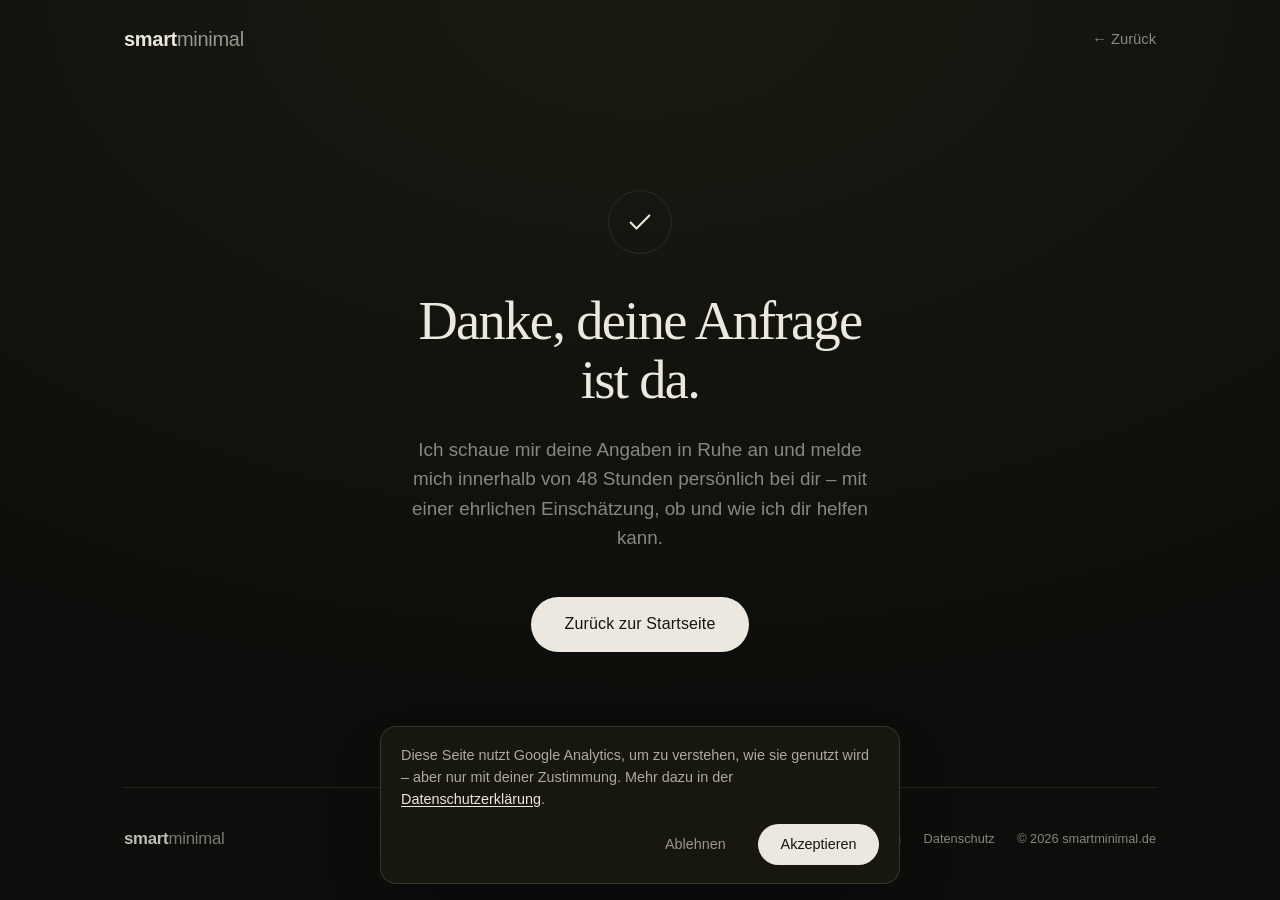
<file: danke.html>
<!DOCTYPE html>
<html lang="de">
  <head>
    <meta charset="UTF-8" />
    <meta name="viewport" content="width=device-width, initial-scale=1.0" />
    <title>Danke — smart minimal</title>
    <meta name="description" content="Danke für deine Anfrage. Ich schaue sie mir in Ruhe an und melde mich persönlich bei dir." />
    <meta name="theme-color" content="#0d0d0b" />
    <meta name="robots" content="noindex" />
    <link rel="canonical" href="https://smartminimal.de/danke.html" />
    <link rel="icon" href="/assets/favicon.svg" type="image/svg+xml" />
    <link rel="icon" href="/assets/favicon-32.png" sizes="32x32" type="image/png" />
    <link rel="apple-touch-icon" href="/assets/apple-touch-icon.png" />
    <link rel="manifest" href="/site.webmanifest" />
    <style>
      :root {
        --sans: -apple-system, "SF Pro Text", "Segoe UI", Roboto, Helvetica, Arial, sans-serif;
        --serif: "New York", "Iowan Old Style", "Palatino Linotype", Palatino, Georgia, ui-serif, serif;
        --d-fg: #ece8df;
        --d-muted: rgba(236, 232, 223, 0.55);
        --d-line: rgba(236, 232, 223, 0.1);
      }
      * { box-sizing: border-box; margin: 0; padding: 0; }
      body {
        min-height: 100vh;
        background: radial-gradient(120% 100% at 50% 0%, #1a1a12 0%, #0d0d0b 78%);
        color: var(--d-fg);
        font-family: var(--sans);
        -webkit-font-smoothing: antialiased;
        text-rendering: optimizeLegibility;
        line-height: 1.55;
        display: flex;
        flex-direction: column;
      }
      .inner { max-width: 1080px; margin: 0 auto; padding: 0 24px; width: 100%; }
      .nav { display: flex; align-items: center; justify-content: space-between; padding: 24px 0 0; }
      .logo {
        font-family: var(--sans); font-weight: 600; letter-spacing: -0.015em;
        text-decoration: none; color: inherit; font-size: 1.25rem; user-select: none;
      }
      .logo .soft { font-weight: 500; opacity: 0.62; }
      .nav a.back { color: var(--d-muted); text-decoration: none; font-size: 0.92rem; transition: color 0.2s ease; }
      .nav a.back:hover { color: var(--d-fg); }

      main { flex: 1; display: flex; align-items: center; justify-content: center; text-align: center; padding: 8vh 0; }
      .check {
        width: 64px; height: 64px; margin: 0 auto 2.4rem;
        border-radius: 50%; border: 1.5px solid var(--d-line);
        display: flex; align-items: center; justify-content: center;
      }
      .check svg { width: 28px; height: 28px; }
      h1 {
        font-family: var(--serif); font-weight: 500;
        font-size: clamp(2.2rem, 6vw, 3.4rem);
        line-height: 1.08; letter-spacing: -0.03em;
        max-width: 18ch; margin: 0 auto;
      }
      .lede { margin: 1.6rem auto 0; max-width: 46ch; font-size: clamp(1.05rem, 2.3vw, 1.18rem); color: var(--d-muted); }
      .btn {
        margin-top: 2.8rem; display: inline-flex; align-items: center; gap: 0.5rem;
        font-family: var(--sans); font-size: 1rem; font-weight: 500; letter-spacing: 0.01em;
        text-decoration: none; cursor: pointer; border: none;
        padding: 0.95rem 2.1rem; border-radius: 999px;
        background: #ece8df; color: #141410;
        transition: transform 0.18s ease, opacity 0.2s ease;
      }
      .btn:hover { transform: translateY(-1px); }
      .note { margin: 2.6rem auto 0; max-width: 46ch; font-size: 0.92rem; color: var(--d-muted); }
      footer { border-top: 1px solid var(--d-line); padding: 2.4rem 0 3rem; }
      .foot-row { display: flex; align-items: center; justify-content: space-between; flex-wrap: wrap; gap: 1rem; }
      .foot-row .logo { font-size: 1.05rem; opacity: 0.8; }
      .foot-right { display: flex; align-items: center; gap: 1.4rem; flex-wrap: wrap; font-size: 0.8rem; color: var(--d-muted); }
      .foot-right a { color: var(--d-muted); text-decoration: none; transition: color 0.2s ease; }
      .foot-right a:hover { color: var(--d-fg); }
    </style>
  </head>
  <body>
    <div class="inner">
      <nav class="nav">
        <a class="logo" href="/" aria-label="smartminimal">smart<span class="soft">minimal</span></a>
        <a class="back" href="/">← Zurück</a>
      </nav>
    </div>

    <main>
      <div class="inner">
        <div class="check">
          <svg viewBox="0 0 24 24" fill="none" stroke="#ece8df" stroke-width="1.8" stroke-linecap="round" stroke-linejoin="round">
            <path d="M4 12.5l5 5L20 6.5" />
          </svg>
        </div>
        <h1>Danke, deine Anfrage ist da.</h1>
        <p class="lede">
          Ich schaue mir deine Angaben in Ruhe an und melde mich innerhalb von
          48 Stunden persönlich bei dir – mit einer ehrlichen Einschätzung, ob
          und wie ich dir helfen kann.
        </p>
        <a class="btn" href="/">Zurück zur Startseite</a>
      </div>
    </main>

    <div class="inner">
      <footer>
        <div class="foot-row">
          <a class="logo" href="/" aria-label="smartminimal">smart<span class="soft">minimal</span></a>
          <span class="foot-right">
            <a href="/impressum.html">Impressum</a>
            <a href="/datenschutz.html">Datenschutz</a>
            <span>© 2026 smartminimal.de</span>
          </span>
        </div>
      </footer>
    </div>

    <script src="/consent.js" defer></script>
  </body>
</html>
</file>
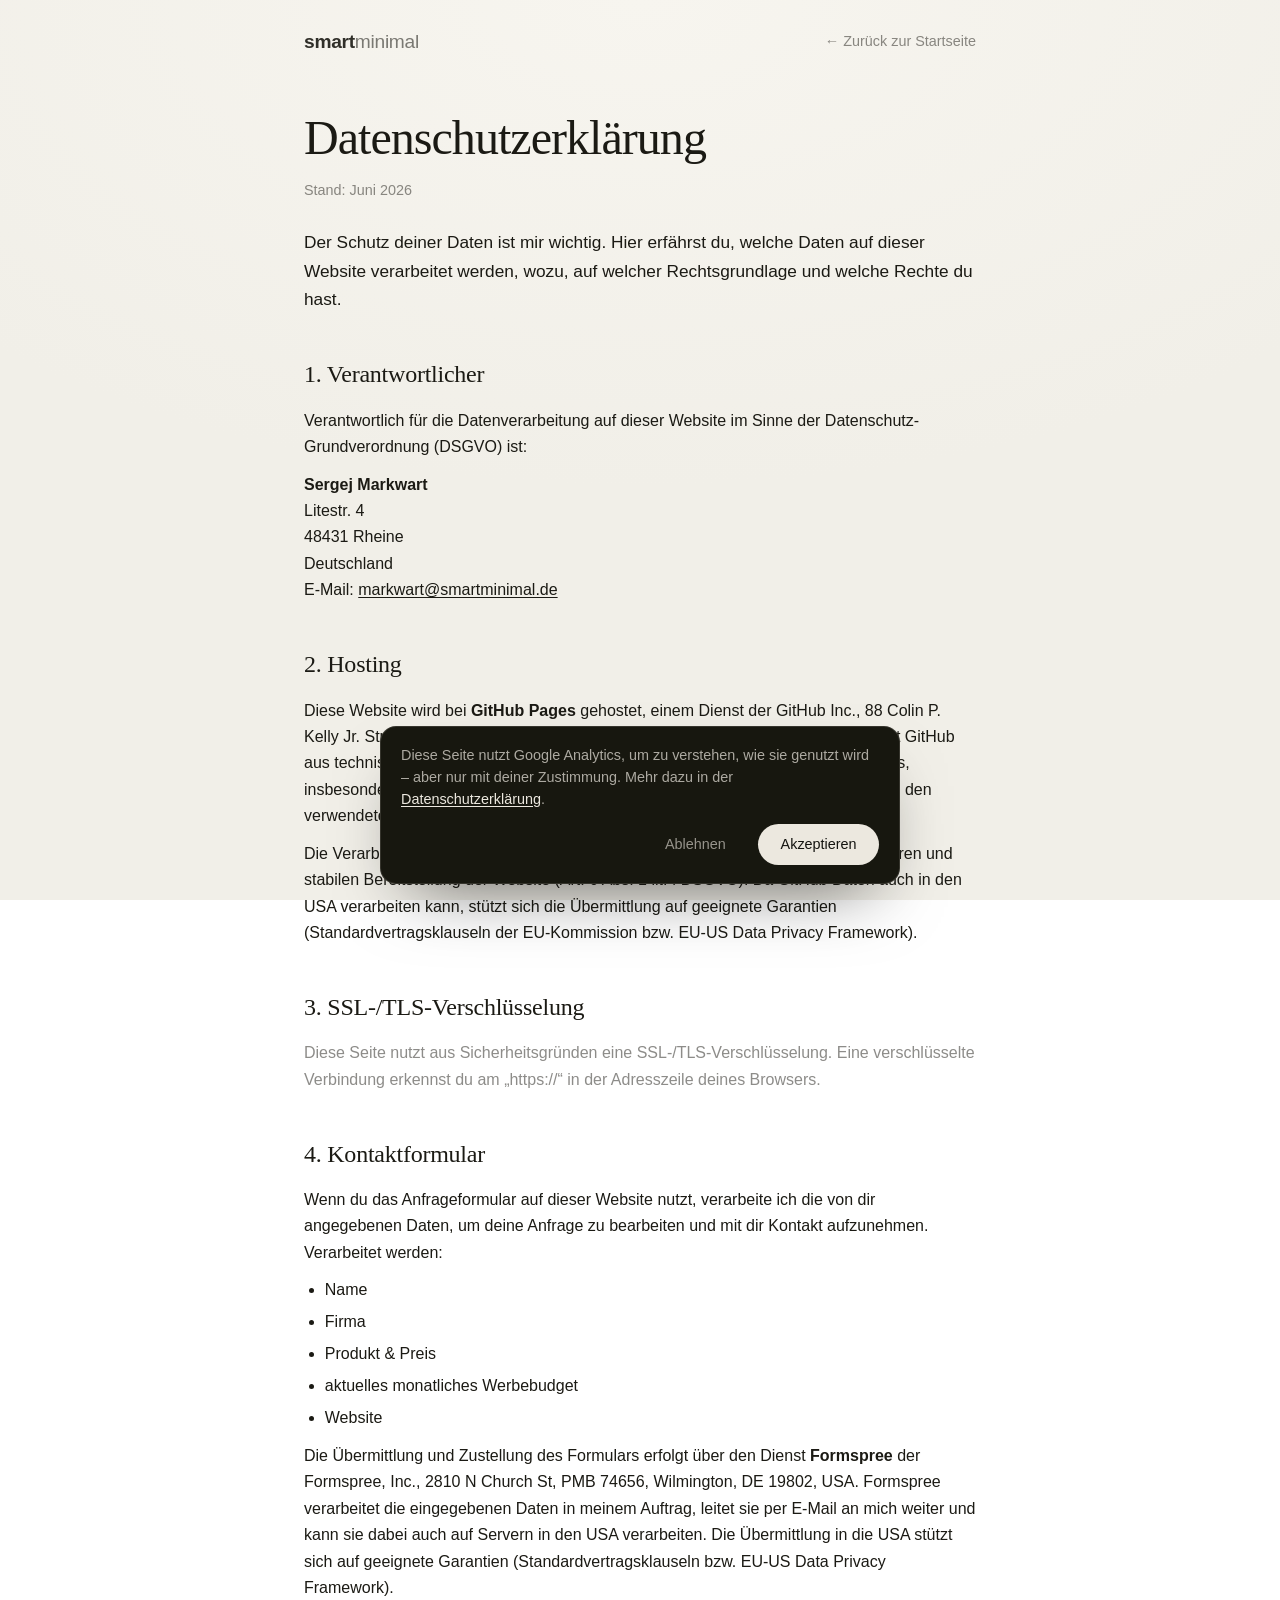
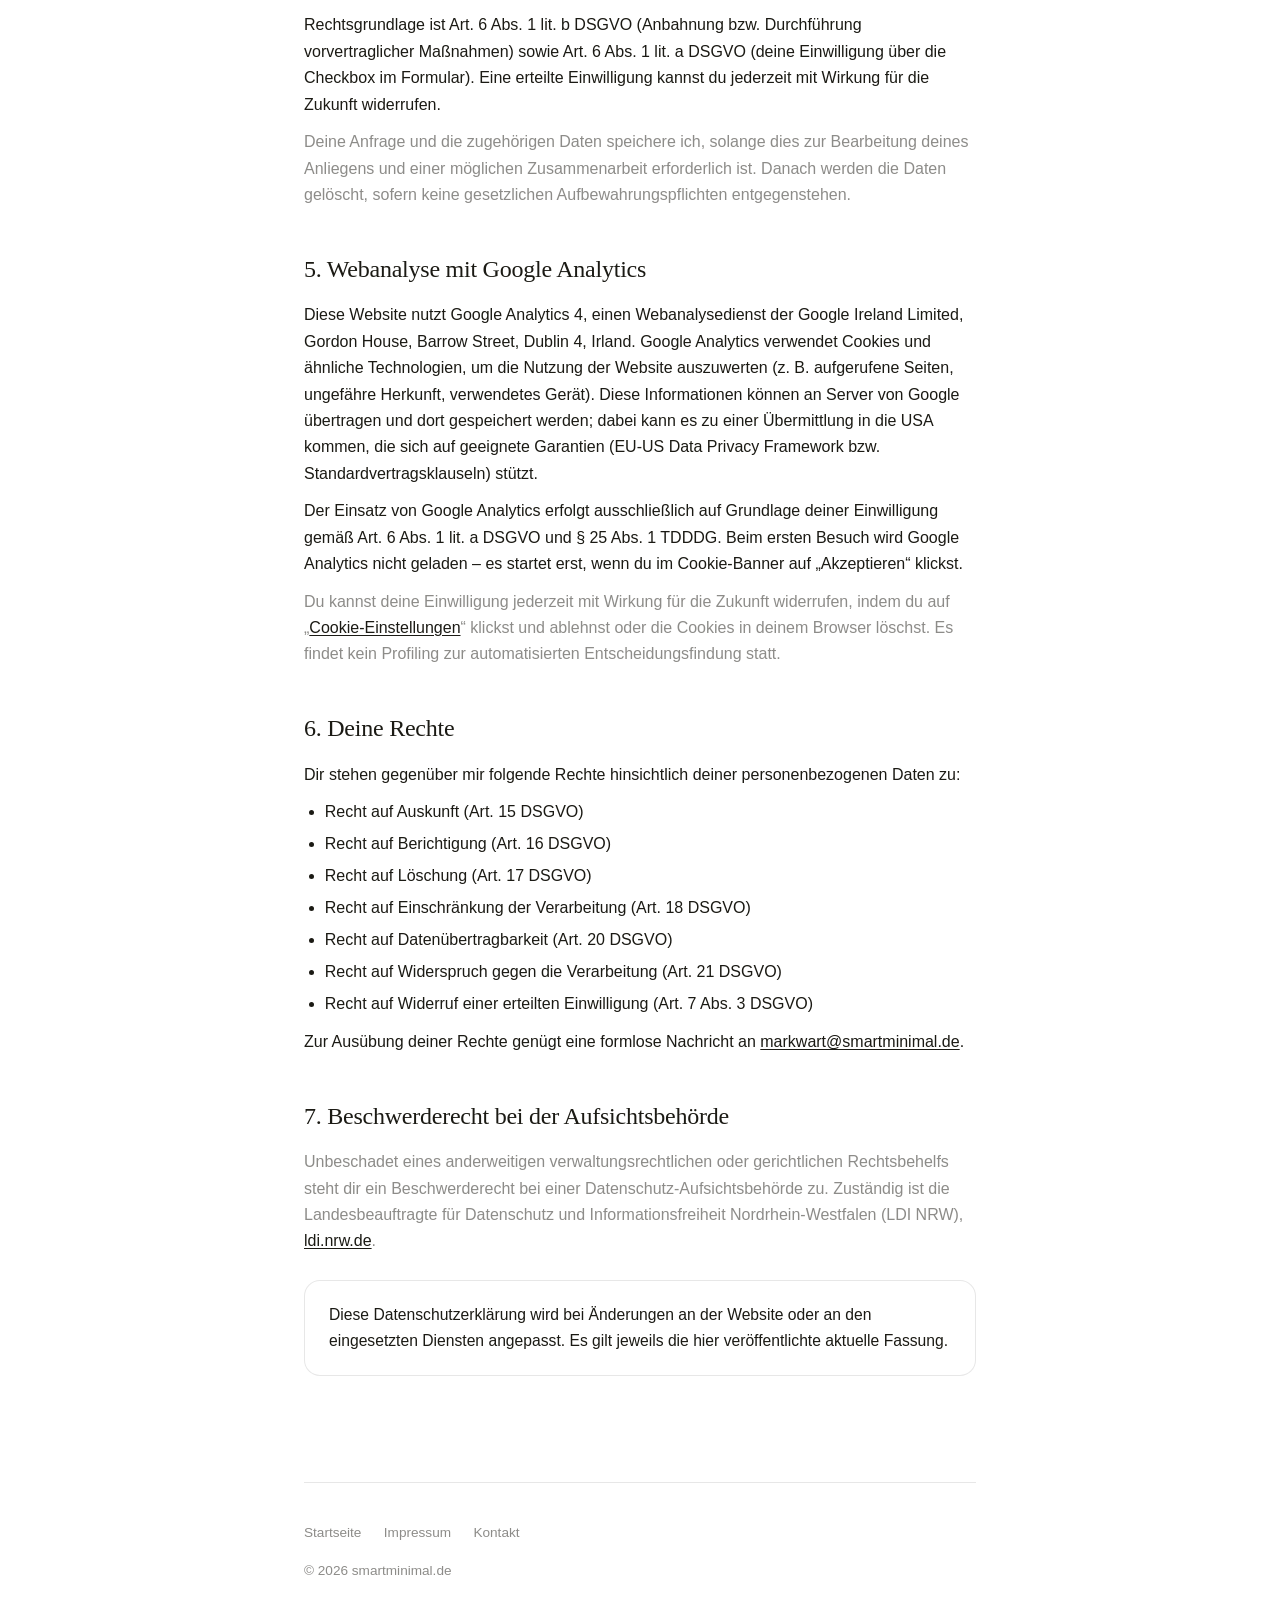
<file: datenschutz.html>
<!DOCTYPE html>
<html lang="de">
  <head>
    <meta charset="UTF-8" />
    <meta name="viewport" content="width=device-width, initial-scale=1.0" />
    <title>Datenschutzerklärung — smart minimal</title>
    <meta name="description" content="Datenschutzerklärung für smartminimal.de: welche Daten verarbeitet werden und welche Rechte du hast." />
    <meta name="theme-color" content="#0d0d0b" />
    <meta name="robots" content="noindex" />
    <link rel="canonical" href="https://smartminimal.de/datenschutz.html" />
    <link rel="icon" href="/assets/favicon.svg" type="image/svg+xml" />
    <link rel="icon" href="/assets/favicon-32.png" sizes="32x32" type="image/png" />
    <link rel="apple-touch-icon" href="/assets/apple-touch-icon.png" />
    <link rel="manifest" href="/site.webmanifest" />
    <link rel="stylesheet" href="legal.css" />
  </head>
  <body>
    <div class="wrap">
      <nav class="nav">
        <a class="logo" href="/" aria-label="smartminimal">smart<span class="soft">minimal</span></a>
        <a class="back" href="/">← Zurück zur Startseite</a>
      </nav>

      <main>
        <h1 class="doc-title">Datenschutzerklärung</h1>
        <p class="effective">Stand: Juni 2026</p>
        <p class="lede">
          Der Schutz deiner Daten ist mir wichtig. Hier erfährst du, welche Daten auf
          dieser Website verarbeitet werden, wozu, auf welcher Rechtsgrundlage und
          welche Rechte du hast.
        </p>

        <h2>1. Verantwortlicher</h2>
        <p>
          Verantwortlich für die Datenverarbeitung auf dieser Website im Sinne der
          Datenschutz-Grundverordnung (DSGVO) ist:
        </p>
        <address>
          <strong>Sergej Markwart</strong><br />
          Litestr. 4<br />
          48431 Rheine<br />
          Deutschland<br />
          E-Mail: <a href="mailto:markwart@smartminimal.de">markwart@smartminimal.de</a>
        </address>

        <h2>2. Hosting</h2>
        <p>
          Diese Website wird bei <strong>GitHub Pages</strong> gehostet, einem Dienst
          der GitHub Inc., 88 Colin P. Kelly Jr. Street, San Francisco, CA 94107, USA.
          Beim Aufruf der Website verarbeitet GitHub aus technischen Gründen
          automatisch Informationen in sogenannten Server-Logfiles, insbesondere die
          IP-Adresse, Datum und Uhrzeit des Zugriffs, die abgerufene Seite, den
          verwendeten Browser und das Betriebssystem.
        </p>
        <p>
          Die Verarbeitung erfolgt zur Wahrung meines berechtigten Interesses an einer
          sicheren und stabilen Bereitstellung der Website (Art. 6 Abs. 1 lit. f
          DSGVO). Da GitHub Daten auch in den USA verarbeiten kann, stützt sich die
          Übermittlung auf geeignete Garantien (Standardvertragsklauseln der
          EU-Kommission bzw. EU-US Data Privacy Framework).
        </p>

        <h2>3. SSL-/TLS-Verschlüsselung</h2>
        <p class="muted">
          Diese Seite nutzt aus Sicherheitsgründen eine SSL-/TLS-Verschlüsselung. Eine
          verschlüsselte Verbindung erkennst du am „https://“ in der Adresszeile deines
          Browsers.
        </p>

        <h2>4. Kontaktformular</h2>
        <p>
          Wenn du das Anfrageformular auf dieser Website nutzt, verarbeite ich die von
          dir angegebenen Daten, um deine Anfrage zu bearbeiten und mit dir Kontakt
          aufzunehmen. Verarbeitet werden:
        </p>
        <ul>
          <li>Name</li>
          <li>Firma</li>
          <li>Produkt &amp; Preis</li>
          <li>aktuelles monatliches Werbebudget</li>
          <li>Website</li>
        </ul>
        <p>
          Die Übermittlung und Zustellung des Formulars erfolgt über den Dienst
          <strong>Formspree</strong> der Formspree, Inc., 2810 N Church St, PMB 74656,
          Wilmington, DE 19802, USA. Formspree verarbeitet die eingegebenen Daten in
          meinem Auftrag, leitet sie per E-Mail an mich weiter und kann sie dabei auch
          auf Servern in den USA verarbeiten. Die Übermittlung in die USA stützt sich
          auf geeignete Garantien (Standardvertragsklauseln bzw. EU-US Data Privacy
          Framework).
        </p>
        <p>
          Rechtsgrundlage ist Art. 6 Abs. 1 lit. b DSGVO (Anbahnung bzw. Durchführung
          vorvertraglicher Maßnahmen) sowie Art. 6 Abs. 1 lit. a DSGVO (deine
          Einwilligung über die Checkbox im Formular). Eine erteilte Einwilligung
          kannst du jederzeit mit Wirkung für die Zukunft widerrufen.
        </p>
        <p class="muted">
          Deine Anfrage und die zugehörigen Daten speichere ich, solange dies zur
          Bearbeitung deines Anliegens und einer möglichen Zusammenarbeit erforderlich
          ist. Danach werden die Daten gelöscht, sofern keine gesetzlichen
          Aufbewahrungspflichten entgegenstehen.
        </p>

        <h2>5. Webanalyse mit Google Analytics</h2>
        <p>
          Diese Website nutzt Google Analytics 4, einen Webanalysedienst der Google
          Ireland Limited, Gordon House, Barrow Street, Dublin 4, Irland. Google
          Analytics verwendet Cookies und ähnliche Technologien, um die Nutzung der
          Website auszuwerten (z. B. aufgerufene Seiten, ungefähre Herkunft,
          verwendetes Gerät). Diese Informationen können an Server von Google
          übertragen und dort gespeichert werden; dabei kann es zu einer Übermittlung
          in die USA kommen, die sich auf geeignete Garantien (EU-US Data Privacy
          Framework bzw. Standardvertragsklauseln) stützt.
        </p>
        <p>
          Der Einsatz von Google Analytics erfolgt ausschließlich auf Grundlage deiner
          Einwilligung gemäß Art. 6 Abs. 1 lit. a DSGVO und § 25 Abs. 1 TDDDG. Beim
          ersten Besuch wird Google Analytics nicht geladen – es startet erst, wenn du
          im Cookie-Banner auf „Akzeptieren“ klickst.
        </p>
        <p class="muted">
          Du kannst deine Einwilligung jederzeit mit Wirkung für die Zukunft
          widerrufen, indem du auf „<a href="#" data-consent-open>Cookie-Einstellungen</a>“
          klickst und ablehnst oder die Cookies in deinem Browser löschst. Es findet
          kein Profiling zur automatisierten Entscheidungsfindung statt.
        </p>

        <h2>6. Deine Rechte</h2>
        <p>Dir stehen gegenüber mir folgende Rechte hinsichtlich deiner personenbezogenen Daten zu:</p>
        <ul>
          <li>Recht auf Auskunft (Art. 15 DSGVO)</li>
          <li>Recht auf Berichtigung (Art. 16 DSGVO)</li>
          <li>Recht auf Löschung (Art. 17 DSGVO)</li>
          <li>Recht auf Einschränkung der Verarbeitung (Art. 18 DSGVO)</li>
          <li>Recht auf Datenübertragbarkeit (Art. 20 DSGVO)</li>
          <li>Recht auf Widerspruch gegen die Verarbeitung (Art. 21 DSGVO)</li>
          <li>Recht auf Widerruf einer erteilten Einwilligung (Art. 7 Abs. 3 DSGVO)</li>
        </ul>
        <p>
          Zur Ausübung deiner Rechte genügt eine formlose Nachricht an
          <a href="mailto:markwart@smartminimal.de">markwart@smartminimal.de</a>.
        </p>

        <h2>7. Beschwerderecht bei der Aufsichtsbehörde</h2>
        <p class="muted">
          Unbeschadet eines anderweitigen verwaltungsrechtlichen oder gerichtlichen
          Rechtsbehelfs steht dir ein Beschwerderecht bei einer Datenschutz-Aufsichts­behörde
          zu. Zuständig ist die Landesbeauftragte für Datenschutz und Informationsfreiheit
          Nordrhein-Westfalen (LDI NRW),
          <a href="https://www.ldi.nrw.de" target="_blank" rel="noopener">ldi.nrw.de</a>.
        </p>

        <div class="callout">
          Diese Datenschutzerklärung wird bei Änderungen an der Website oder an den
          eingesetzten Diensten angepasst. Es gilt jeweils die hier veröffentlichte
          aktuelle Fassung.
        </div>
      </main>

      <footer>
        <div class="foot-links">
          <a href="/">Startseite</a>
          <a href="/impressum.html">Impressum</a>
          <a href="mailto:markwart@smartminimal.de">Kontakt</a>
        </div>
        © 2026 smartminimal.de
      </footer>
    </div>

    <script src="/consent.js" defer></script>
  </body>
</html>
</file>
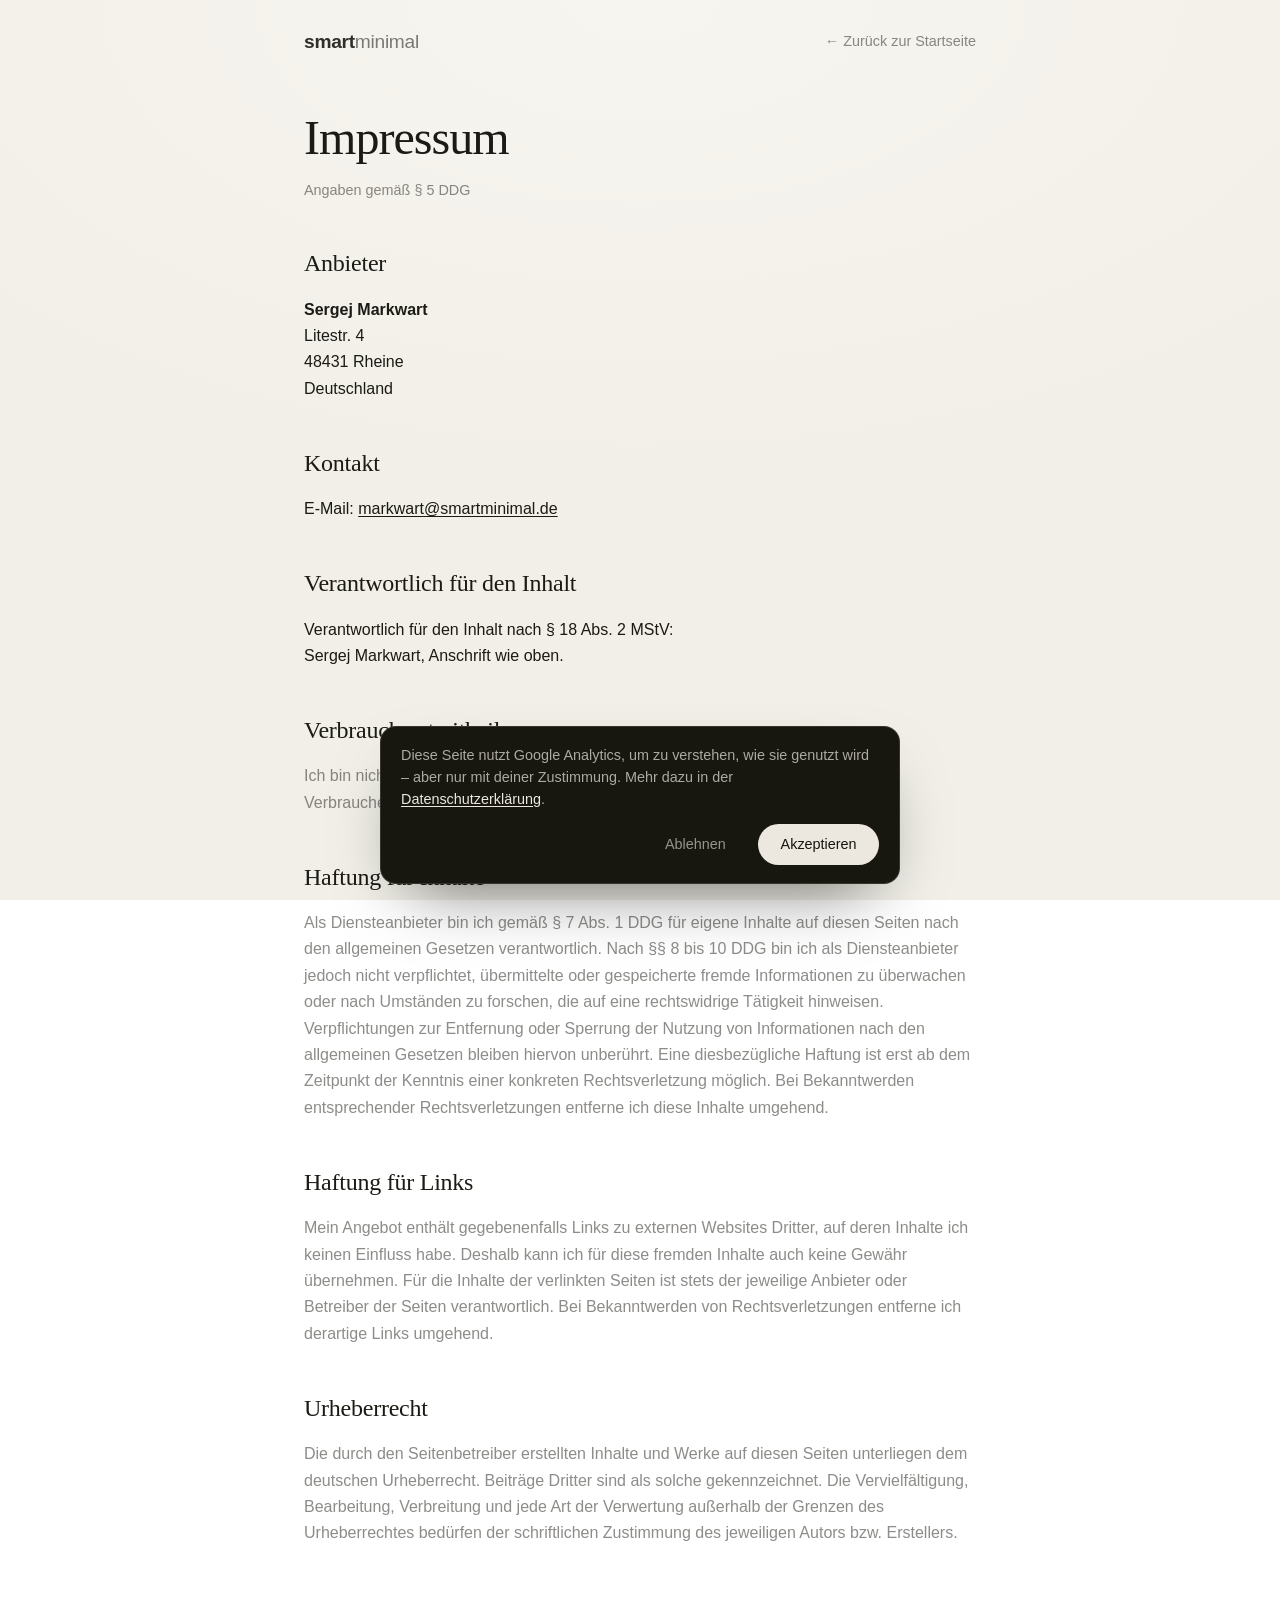
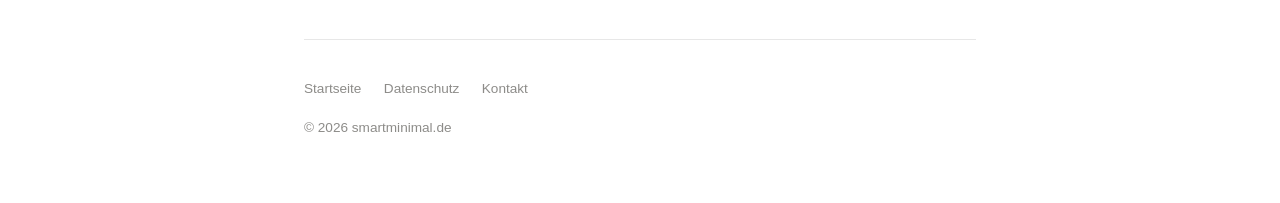
<file: impressum.html>
<!DOCTYPE html>
<html lang="de">
  <head>
    <meta charset="UTF-8" />
    <meta name="viewport" content="width=device-width, initial-scale=1.0" />
    <title>Impressum — smart minimal</title>
    <meta name="description" content="Impressum und Anbieterkennzeichnung für smartminimal.de." />
    <meta name="theme-color" content="#0d0d0b" />
    <meta name="robots" content="noindex" />
    <link rel="canonical" href="https://smartminimal.de/impressum.html" />
    <link rel="icon" href="/assets/favicon.svg" type="image/svg+xml" />
    <link rel="icon" href="/assets/favicon-32.png" sizes="32x32" type="image/png" />
    <link rel="apple-touch-icon" href="/assets/apple-touch-icon.png" />
    <link rel="manifest" href="/site.webmanifest" />
    <link rel="stylesheet" href="legal.css" />
  </head>
  <body>
    <div class="wrap">
      <nav class="nav">
        <a class="logo" href="/" aria-label="smartminimal">smart<span class="soft">minimal</span></a>
        <a class="back" href="/">← Zurück zur Startseite</a>
      </nav>

      <main>
        <h1 class="doc-title">Impressum</h1>
        <p class="effective">Angaben gemäß § 5 DDG</p>

        <h2>Anbieter</h2>
        <address>
          <strong>Sergej Markwart</strong><br />
          Litestr. 4<br />
          48431 Rheine<br />
          Deutschland
        </address>

        <h2>Kontakt</h2>
        <p>
          E-Mail: <a href="mailto:markwart@smartminimal.de">markwart@smartminimal.de</a>
        </p>

        <h2>Verantwortlich für den Inhalt</h2>
        <p>
          Verantwortlich für den Inhalt nach § 18 Abs. 2 MStV:<br />
          Sergej Markwart, Anschrift wie oben.
        </p>

        <h2>Verbraucherstreitbeilegung</h2>
        <p class="muted">
          Ich bin nicht bereit und nicht verpflichtet, an Streitbeilegungsverfahren
          vor einer Verbraucherschlichtungsstelle teilzunehmen (§ 36 VSBG).
        </p>

        <h2>Haftung für Inhalte</h2>
        <p class="muted">
          Als Diensteanbieter bin ich gemäß § 7 Abs. 1 DDG für eigene Inhalte auf
          diesen Seiten nach den allgemeinen Gesetzen verantwortlich. Nach §§ 8 bis
          10 DDG bin ich als Diensteanbieter jedoch nicht verpflichtet, übermittelte
          oder gespeicherte fremde Informationen zu überwachen oder nach Umständen zu
          forschen, die auf eine rechtswidrige Tätigkeit hinweisen. Verpflichtungen
          zur Entfernung oder Sperrung der Nutzung von Informationen nach den
          allgemeinen Gesetzen bleiben hiervon unberührt. Eine diesbezügliche Haftung
          ist erst ab dem Zeitpunkt der Kenntnis einer konkreten Rechtsverletzung
          möglich. Bei Bekanntwerden entsprechender Rechtsverletzungen entferne ich
          diese Inhalte umgehend.
        </p>

        <h2>Haftung für Links</h2>
        <p class="muted">
          Mein Angebot enthält gegebenenfalls Links zu externen Websites Dritter, auf
          deren Inhalte ich keinen Einfluss habe. Deshalb kann ich für diese fremden
          Inhalte auch keine Gewähr übernehmen. Für die Inhalte der verlinkten Seiten
          ist stets der jeweilige Anbieter oder Betreiber der Seiten verantwortlich.
          Bei Bekanntwerden von Rechtsverletzungen entferne ich derartige Links
          umgehend.
        </p>

        <h2>Urheberrecht</h2>
        <p class="muted">
          Die durch den Seitenbetreiber erstellten Inhalte und Werke auf diesen Seiten
          unterliegen dem deutschen Urheberrecht. Beiträge Dritter sind als solche
          gekennzeichnet. Die Vervielfältigung, Bearbeitung, Verbreitung und jede Art
          der Verwertung außerhalb der Grenzen des Urheberrechtes bedürfen der
          schriftlichen Zustimmung des jeweiligen Autors bzw. Erstellers.
        </p>
      </main>

      <footer>
        <div class="foot-links">
          <a href="/">Startseite</a>
          <a href="/datenschutz.html">Datenschutz</a>
          <a href="mailto:markwart@smartminimal.de">Kontakt</a>
        </div>
        © 2026 smartminimal.de
      </footer>
    </div>

    <script src="/consent.js" defer></script>
  </body>
</html>
</file>
<file: legal.css>
/* Gemeinsame Styles für die Rechtstexte von smartminimal.de — im Stil der Landingpage. */
:root {
  --bg: #f1efe8;
  --bg-center: #f7f5ef;
  --ink: #1b1a14;
  --muted: rgba(27, 26, 20, 0.5);
  --hair: rgba(27, 26, 20, 0.1);
  --sans: -apple-system, "SF Pro Text", "Segoe UI", Roboto, Helvetica, Arial,
    sans-serif;
  --serif: "New York", "Iowan Old Style", "Palatino Linotype", Palatino, Georgia,
    ui-serif, serif;
}

@media (prefers-color-scheme: dark) {
  :root {
    --bg: #0d0d0b;
    --bg-center: #17170f;
    --ink: #ece8df;
    --muted: rgba(236, 232, 223, 0.5);
    --hair: rgba(236, 232, 223, 0.12);
  }
}

* { box-sizing: border-box; margin: 0; padding: 0; }

body {
  background: radial-gradient(120% 90% at 50% 0%, var(--bg-center) 0%, var(--bg) 60%);
  background-attachment: fixed;
  color: var(--ink);
  font-family: var(--sans);
  -webkit-font-smoothing: antialiased;
  text-rendering: optimizeLegibility;
  line-height: 1.65;
}

.wrap { max-width: 720px; margin: 0 auto; padding: 0 24px; }

.logo {
  font-family: var(--sans);
  font-weight: 600;
  letter-spacing: -0.015em;
  color: var(--ink);
  user-select: none;
  text-decoration: none;
  display: inline-block;
}
.logo .soft { font-weight: 500; opacity: 0.62; }

.nav {
  display: flex;
  align-items: center;
  justify-content: space-between;
  padding: 26px 0 0;
}
.nav .logo { font-size: 1.2rem; opacity: 0.9; }
.nav a.back {
  color: var(--muted);
  text-decoration: none;
  font-size: 0.9rem;
  transition: color 0.2s ease;
}
.nav a.back:hover { color: var(--ink); }

main { padding: 6vh 0 4vh; }

.doc-title {
  font-family: var(--serif);
  font-weight: 500;
  font-size: clamp(2rem, 6vw, 3rem);
  letter-spacing: -0.02em;
  line-height: 1.1;
}
.effective {
  margin-top: 0.9rem;
  color: var(--muted);
  font-size: 0.9rem;
}
.lede {
  margin-top: 1.6rem;
  font-size: 1.08rem;
  color: var(--ink);
}

h2 {
  font-family: var(--serif);
  font-weight: 500;
  font-size: 1.5rem;
  letter-spacing: -0.01em;
  margin: 2.6rem 0 0.8rem;
}
h3 {
  font-size: 1.05rem;
  font-weight: 600;
  margin: 1.6rem 0 0.4rem;
}
p { margin: 0.7rem 0; color: var(--ink); }
.muted { color: var(--muted); }

ul { margin: 0.7rem 0 0.7rem 1.3rem; }
li { margin: 0.35rem 0; }

a { color: var(--ink); text-underline-offset: 2px; }

address { font-style: normal; }

.callout {
  margin: 1.6rem 0;
  padding: 1.3rem 1.5rem;
  border: 1px solid var(--hair);
  border-radius: 16px;
  background: rgba(255, 255, 255, 0.45);
  font-size: 0.98rem;
}
@media (prefers-color-scheme: dark) {
  .callout { background: rgba(255, 255, 255, 0.04); }
}

footer {
  border-top: 1px solid var(--hair);
  margin-top: 5vh;
  padding: 2.4rem 0 4rem;
  font-size: 0.85rem;
  color: var(--muted);
}
footer a { color: var(--muted); text-decoration: none; }
footer a:hover { color: var(--ink); }
.foot-links { display: flex; gap: 1.4rem; flex-wrap: wrap; margin-bottom: 1rem; }
</file>
